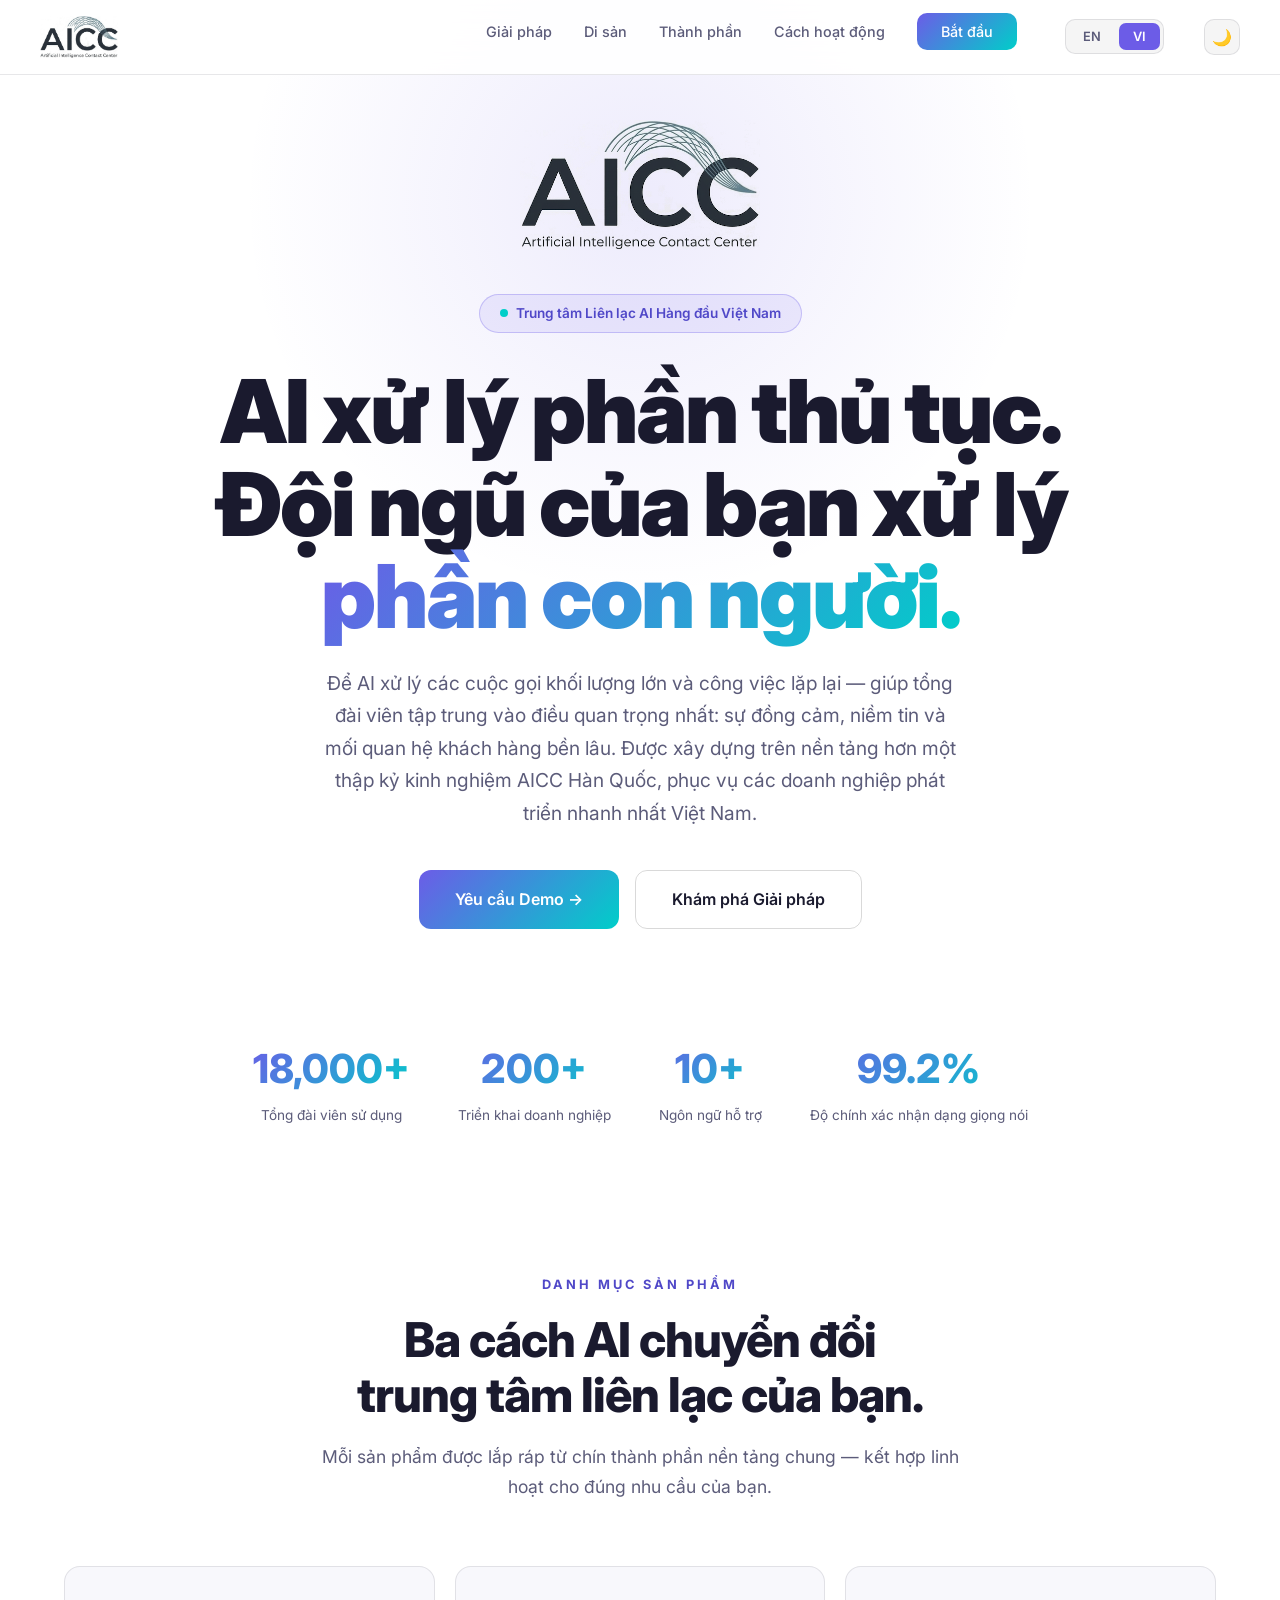
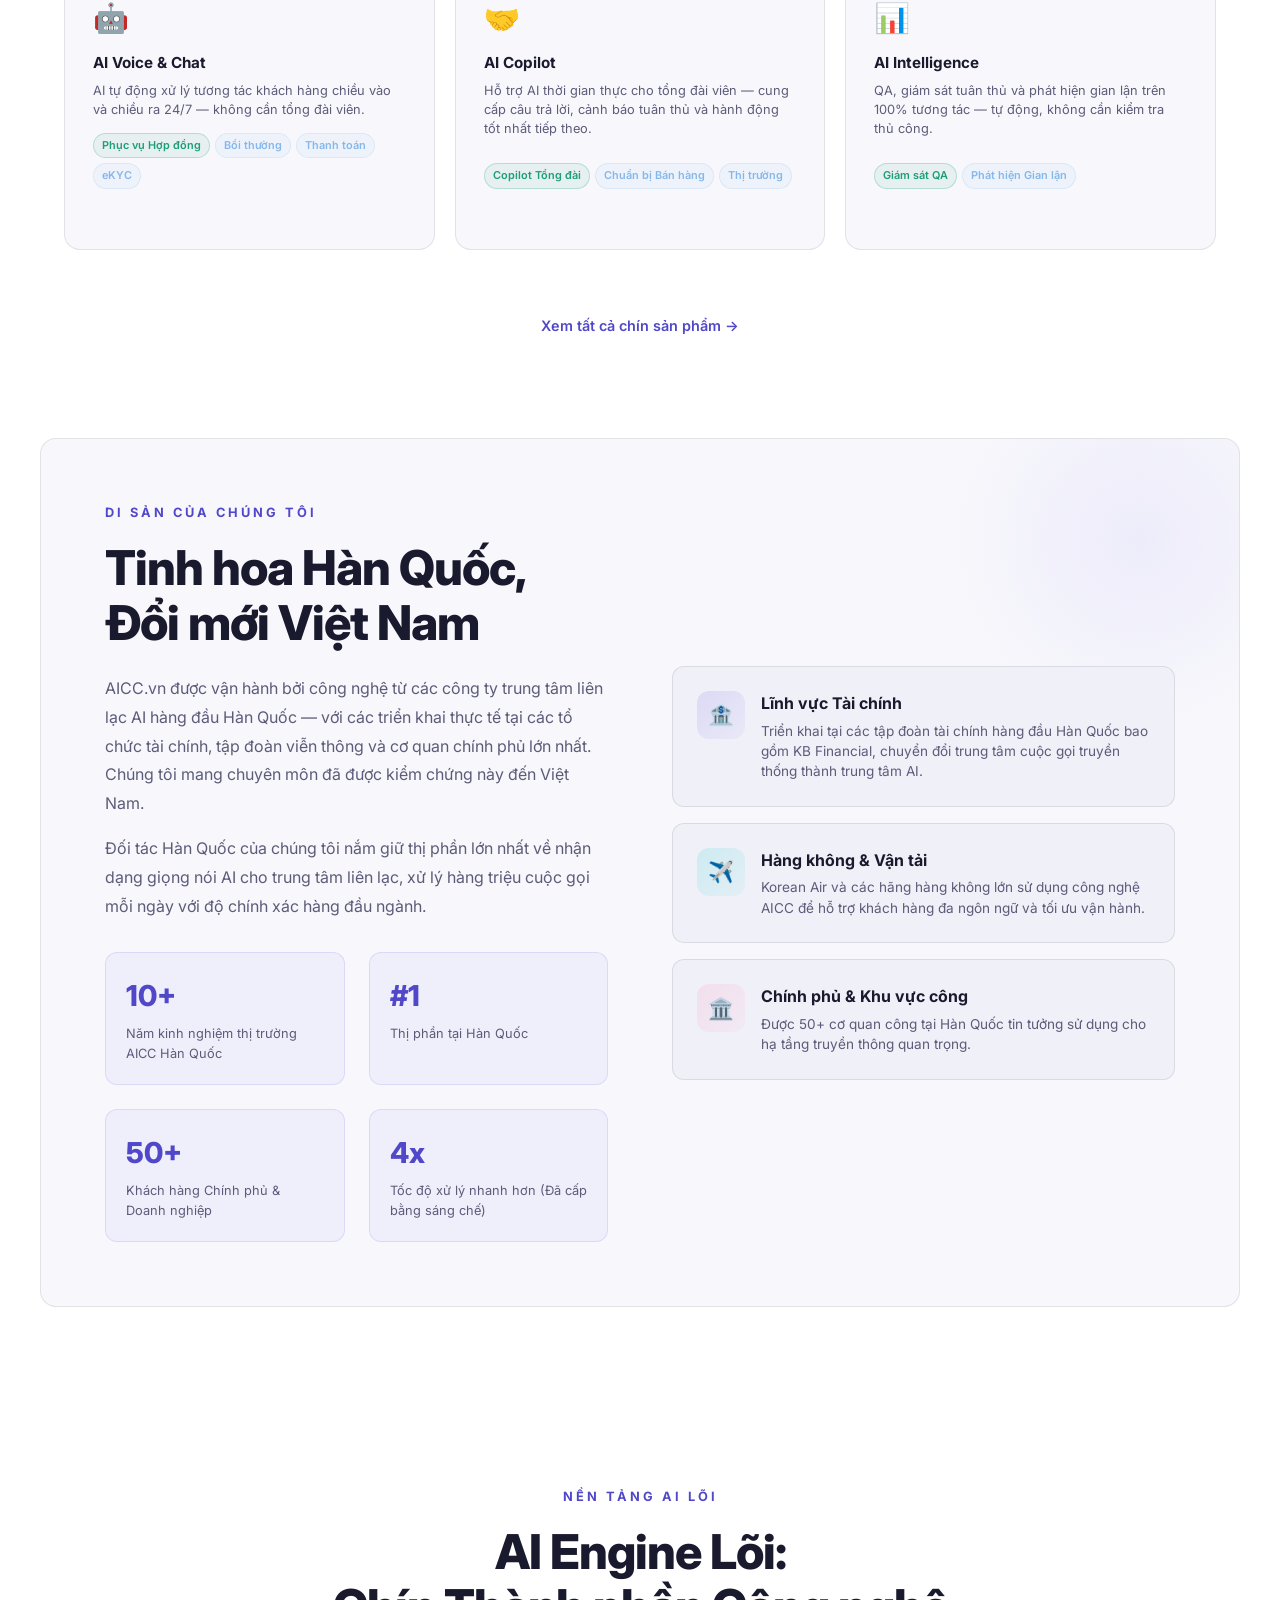
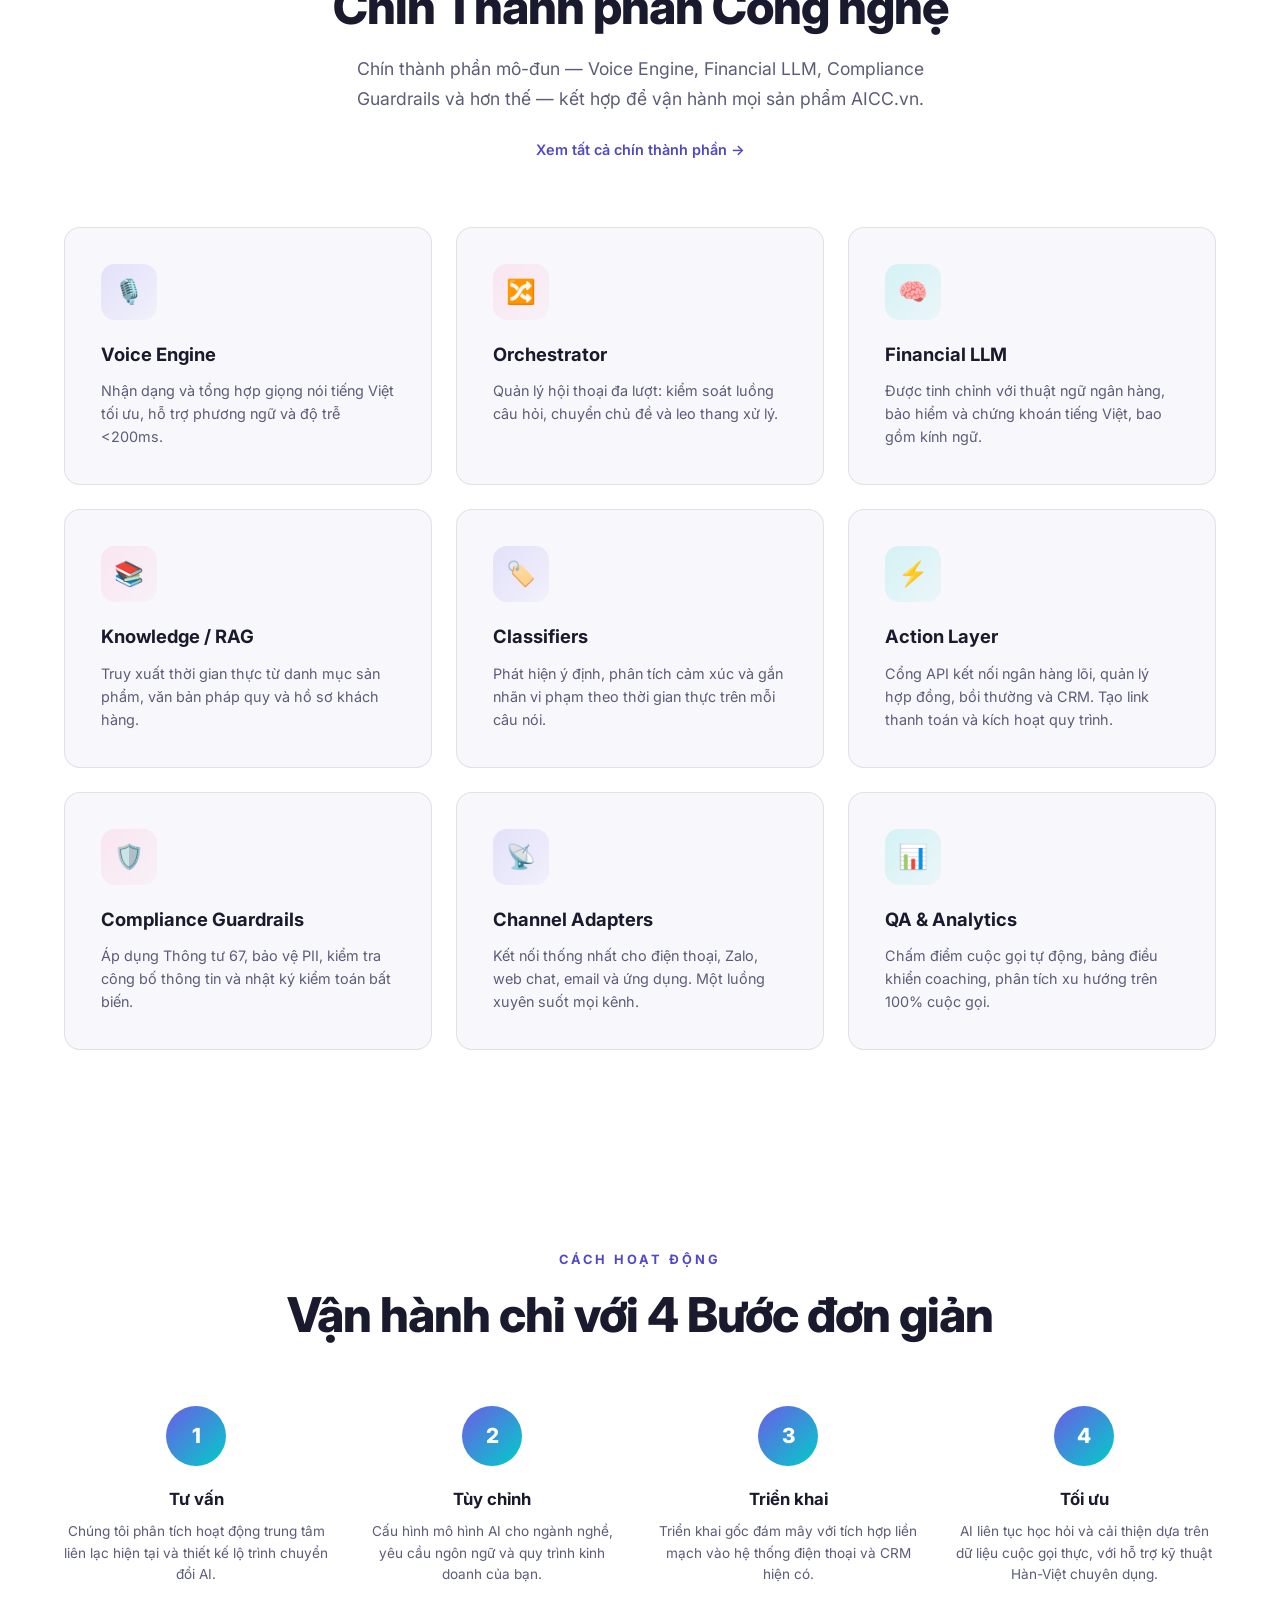
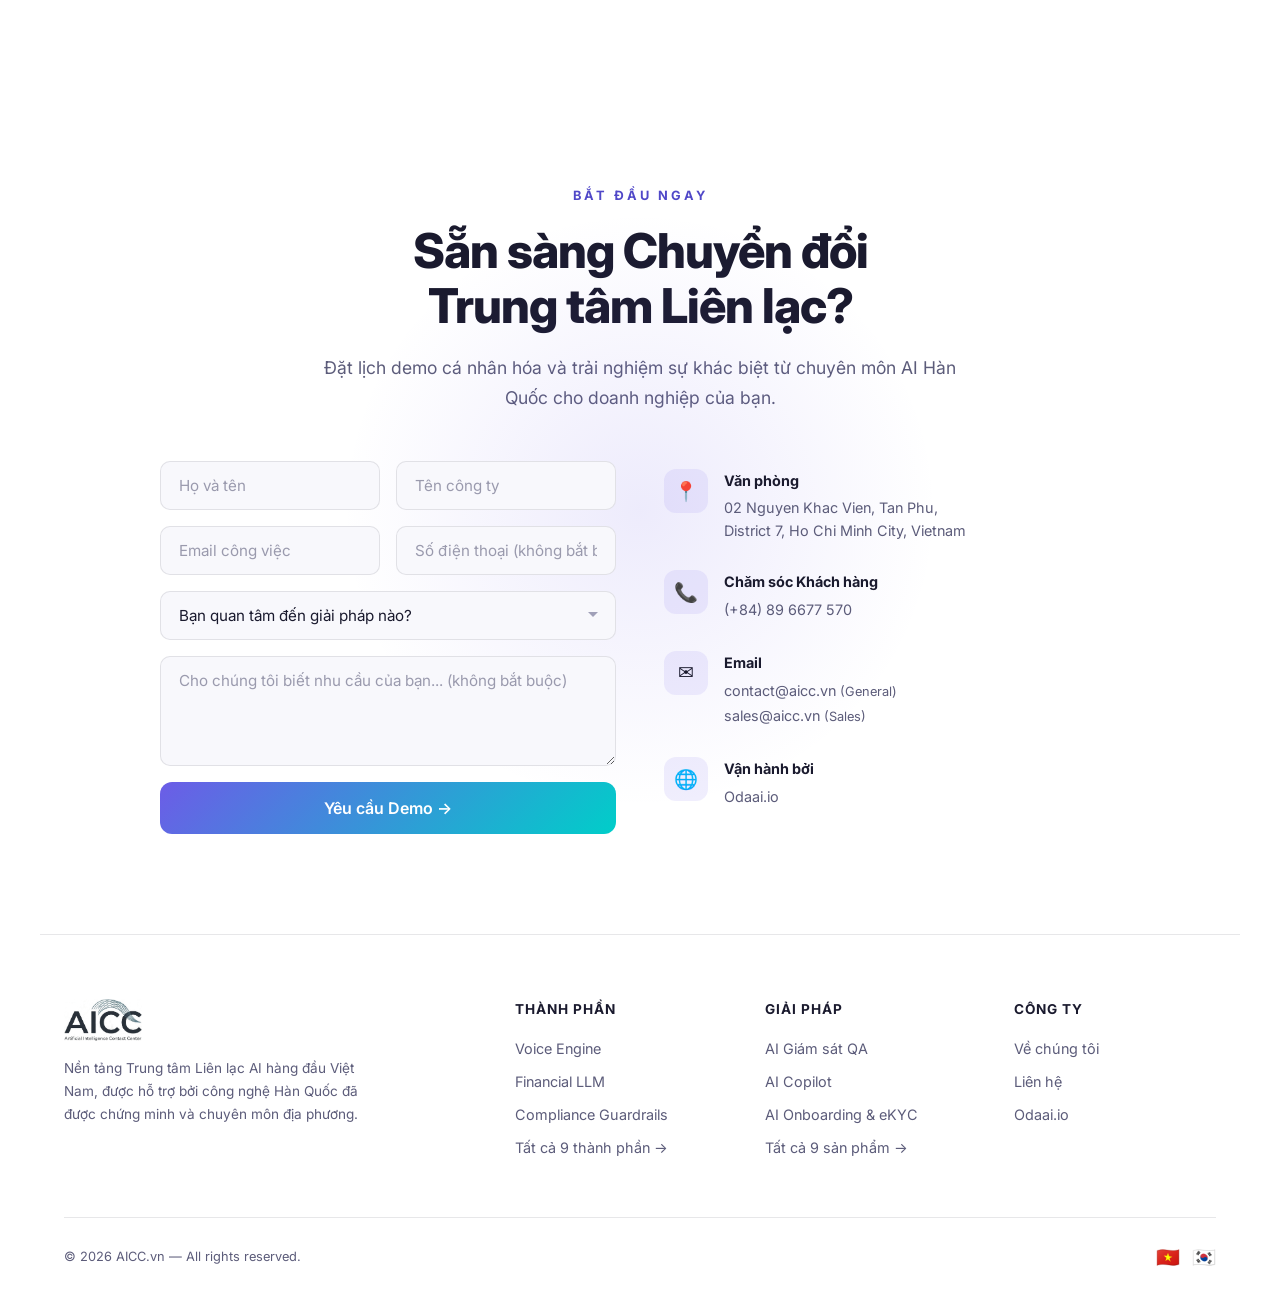
<file: index.html>
<!DOCTYPE html>
<html lang="vi">
<head>
    <meta charset="UTF-8">
    <meta name="viewport" content="width=device-width, initial-scale=1.0">
    <title>AICC.vn — AI Contact Center Vietnam | Trung tâm liên lạc AI Việt Nam</title>
    <meta name="description" content="Vietnam's leading AI Contact Center platform. Powered by Korean technology with proven market experience. Nền tảng Trung tâm Liên lạc AI hàng đầu Việt Nam.">
    <link rel="preconnect" href="https://fonts.googleapis.com">
    <link rel="preconnect" href="https://fonts.gstatic.com" crossorigin>
    <link rel="preload" as="style" href="https://fonts.googleapis.com/css2?family=Inter:wght@300;400;500;600;700;800;900&display=swap" onload="this.rel='stylesheet'">
    <noscript><link href="https://fonts.googleapis.com/css2?family=Inter:wght@300;400;500;600;700;800;900&display=swap" rel="stylesheet"></noscript>
    <link rel="icon" type="image/svg+xml" href="favicon.svg">
    <link rel="canonical" href="https://aicc.vn/">
    <!-- Open Graph -->
    <meta property="og:type" content="website">
    <meta property="og:url" content="https://aicc.vn/">
    <meta property="og:title" content="AICC.vn — AI Contact Center Vietnam">
    <meta property="og:description" content="Nền tảng Trung tâm Liên lạc AI hàng đầu Việt Nam. Vietnam's leading AI Contact Center powered by Korean technology.">
    <meta property="og:image" content="https://aicc.vn/logo-transparent.png">
    <!-- Twitter Card -->
    <meta name="twitter:card" content="summary_large_image">
    <meta name="twitter:title" content="AICC.vn — AI Contact Center Vietnam">
    <meta name="twitter:description" content="Nền tảng Trung tâm Liên lạc AI hàng đầu Việt Nam. Vietnam's leading AI Contact Center powered by Korean technology.">
    <meta name="twitter:image" content="https://aicc.vn/logo-transparent.png">
    <link rel="stylesheet" href="style.css">
</head>
<body>
<script>(function(){var l=localStorage.getItem('aicc-lang')||'vi';if(l==='vi')document.body.classList.add('lang-vi');document.documentElement.lang=l;if(localStorage.getItem('aicc-theme')!=='dark')document.body.classList.add('light');})();</script>
<a href="#main-content" class="skip-link"><span class="en">Skip to main content</span><span class="vi">Chuyển đến nội dung chính</span></a>

<!-- Navigation -->
<nav aria-label="Main navigation">
    <div class="logo">
        <a href="/" class="logo-link">
            <img src="logo-white.png" class="logo-img" id="navLogo" alt="AICC.vn">
        </a>
    </div>
    <button class="hamburger" id="hamburger" onclick="toggleMenu()" aria-label="Toggle menu">
        <span></span><span></span><span></span>
    </button>
    <ul class="nav-links" id="navLinks">
        <li><a href="/solutions/"><span class="en">Solutions</span><span class="vi">Giải pháp</span></a></li>
        <li><a href="#heritage"><span class="en">Our Heritage</span><span class="vi">Di sản</span></a></li>
        <li><a href="/components/"><span class="en">Components</span><span class="vi">Thành phần</span></a></li>
        <li><a href="#how-it-works"><span class="en">How It Works</span><span class="vi">Cách hoạt động</span></a></li>
        <li><a href="#contact" class="nav-cta"><span class="en">Get Started</span><span class="vi">Bắt đầu</span></a></li>
        <li>
            <div class="lang-toggle">
                <button class="lang-btn" onclick="setLang('en')" aria-pressed="false">EN</button>
                <button class="lang-btn active" onclick="setLang('vi')" aria-pressed="true">VI</button>
            </div>
        </li>
        <li>
            <button class="theme-toggle" onclick="toggleTheme()" id="themeBtn" aria-label="Toggle light/dark mode">🌙</button>
        </li>
    </ul>
</nav>

<!-- Hero Section -->
<main id="main-content">
<section class="hero">
    <div class="hero-logo-wrap">
        <img src="logo-white.png" class="hero-logo-img" id="heroLogo" alt="AICC - Artificial Intelligence Contact Center">
    </div>
    <div class="hero-badge">
        <span class="dot"></span>
        <span class="en">Vietnam's Leading AI Contact Center</span>
        <span class="vi">Trung tâm Liên lạc AI Hàng đầu Việt Nam</span>
    </div>
    <h1>
        <span class="en">AI handles the routine. Your team handles <span class="gradient-text">the human.</span></span>
        <span class="vi">AI xử lý phần thủ tục. Đội ngũ của bạn xử lý <span class="gradient-text">phần con người.</span></span>
    </h1>
    <p>
        <span class="en">Let AI manage high-volume calls and repetitive tasks — so your agents can focus on what matters most: empathy, trust, and lasting customer relationships. Built on a decade of Korean AICC expertise, now serving Vietnam's fastest-growing enterprises.</span>
        <span class="vi">Để AI xử lý các cuộc gọi khối lượng lớn và công việc lặp lại — giúp tổng đài viên tập trung vào điều quan trọng nhất: sự đồng cảm, niềm tin và mối quan hệ khách hàng bền lâu. Được xây dựng trên nền tảng hơn một thập kỷ kinh nghiệm AICC Hàn Quốc, phục vụ các doanh nghiệp phát triển nhanh nhất Việt Nam.</span>
    </p>
    <div class="hero-buttons">
        <a href="#contact" class="btn-primary">
            <span class="en">Request a Demo →</span>
            <span class="vi">Yêu cầu Demo →</span>
        </a>
        <a href="/solutions/" class="btn-secondary">
            <span class="en">Explore Solutions</span>
            <span class="vi">Khám phá Giải pháp</span>
        </a>
    </div>
</section>

<!-- Stats Bar -->
<div class="stats-bar fade-in">
    <div class="stat-item">
        <div class="stat-number">18,000+</div>
        <div class="stat-label">
            <span class="en">Agents Powered</span>
            <span class="vi">Tổng đài viên sử dụng</span>
        </div>
    </div>
    <div class="stat-item">
        <div class="stat-number">200+</div>
        <div class="stat-label">
            <span class="en">Enterprise Deployments</span>
            <span class="vi">Triển khai doanh nghiệp</span>
        </div>
    </div>
    <div class="stat-item">
        <div class="stat-number">10+</div>
        <div class="stat-label">
            <span class="en">Languages Supported</span>
            <span class="vi">Ngôn ngữ hỗ trợ</span>
        </div>
    </div>
    <div class="stat-item">
        <div class="stat-number">99.2%</div>
        <div class="stat-label">
            <span class="en">Speech Recognition Accuracy</span>
            <span class="vi">Độ chính xác nhận dạng giọng nói</span>
        </div>
    </div>
</div>

<!-- Product Categories Section -->
<section id="industries">
    <div class="features-header fade-in">
        <div class="section-label">
            <span class="en">Product Categories</span>
            <span class="vi">Danh mục Sản phẩm</span>
        </div>
        <h2 class="section-title">
            <span class="en">Three ways AI transforms<br>your contact center.</span>
            <span class="vi">Ba cách AI chuyển đổi<br>trung tâm liên lạc của bạn.</span>
        </h2>
        <p class="section-desc">
            <span class="en">Every product is assembled from the same nine platform components — mix and match for your exact use case.</span>
            <span class="vi">Mỗi sản phẩm được lắp ráp từ chín thành phần nền tảng chung — kết hợp linh hoạt cho đúng nhu cầu của bạn.</span>
        </p>
    </div>
    <div class="products-grid">
        <a href="/solutions/#policy-servicing" class="product-card fade-in">
            <div class="product-card-icon">🤖</div>
            <h4><span class="en">AI Voice &amp; Chat Agents</span><span class="vi">AI Voice &amp; Chat</span></h4>
            <p><span class="en">Autonomous AI that handles inbound and outbound customer interactions 24/7 — no human agent required.</span><span class="vi">AI tự động xử lý tương tác khách hàng chiều vào và chiều ra 24/7 — không cần tổng đài viên.</span></p>
            <div class="product-caps">
                <span class="cap-tag primary"><span class="en">Policy Servicing</span><span class="vi">Phục vụ Hợp đồng</span></span>
                <span class="cap-tag secondary"><span class="en">Claims</span><span class="vi">Bồi thường</span></span>
                <span class="cap-tag secondary"><span class="en">Payment</span><span class="vi">Thanh toán</span></span>
                <span class="cap-tag secondary"><span class="en">eKYC</span><span class="vi">eKYC</span></span>
            </div>
            <span class="product-card-link"><span class="en">Explore 4 products →</span><span class="vi">Xem 4 sản phẩm →</span></span>
        </a>
        <a href="/solutions/#agent-copilot" class="product-card fade-in">
            <div class="product-card-icon">🤝</div>
            <h4><span class="en">AI Copilot</span><span class="vi">AI Copilot</span></h4>
            <p><span class="en">Real-time AI assist for live agents — surfacing answers, compliance cues, and next-best actions during every call.</span><span class="vi">Hỗ trợ AI thời gian thực cho tổng đài viên — cung cấp câu trả lời, cảnh báo tuân thủ và hành động tốt nhất tiếp theo.</span></p>
            <div class="product-caps">
                <span class="cap-tag primary"><span class="en">Agent Copilot</span><span class="vi">Copilot Tổng đài</span></span>
                <span class="cap-tag secondary"><span class="en">Sales Prep</span><span class="vi">Chuẩn bị Bán hàng</span></span>
                <span class="cap-tag secondary"><span class="en">Market Insight</span><span class="vi">Thị trường</span></span>
            </div>
            <span class="product-card-link"><span class="en">Explore 3 products →</span><span class="vi">Xem 3 sản phẩm →</span></span>
        </a>
        <a href="/solutions/#qa-compliance-monitor" class="product-card fade-in">
            <div class="product-card-icon">📊</div>
            <h4><span class="en">AI Intelligence</span><span class="vi">AI Intelligence</span></h4>
            <p><span class="en">QA, compliance monitoring, and fraud detection across 100% of interactions — automatically, without manual review.</span><span class="vi">QA, giám sát tuân thủ và phát hiện gian lận trên 100% tương tác — tự động, không cần kiểm tra thủ công.</span></p>
            <div class="product-caps">
                <span class="cap-tag primary"><span class="en">QA Monitor</span><span class="vi">Giám sát QA</span></span>
                <span class="cap-tag secondary"><span class="en">Fraud Detection</span><span class="vi">Phát hiện Gian lận</span></span>
            </div>
            <span class="product-card-link"><span class="en">Explore 2 products →</span><span class="vi">Xem 2 sản phẩm →</span></span>
        </a>
    </div>
    <div style="text-align:center; margin-top: 40px;">
        <a href="/solutions/" class="section-cta-link">
            <span class="en">View all nine products →</span>
            <span class="vi">Xem tất cả chín sản phẩm →</span>
        </a>
    </div>
</section>

<!-- Korean Heritage Section -->
<div class="korea-section fade-in" id="heritage">
    <div class="korea-content">
        <div class="section-label">
            <span class="en">Our Heritage</span>
            <span class="vi">Di sản của chúng tôi</span>
        </div>
        <h2 class="section-title">
            <span class="en">Korean Excellence,<br>Vietnamese Innovation</span>
            <span class="vi">Tinh hoa Hàn Quốc,<br>Đổi mới Việt Nam</span>
        </h2>
        <p>
            <span class="en">AICC.vn is powered by technology from Korea's leading AI contact center companies — with proven deployments across the nation's top financial institutions, telecom giants, and government agencies. We bring this battle-tested expertise to Vietnam.</span>
            <span class="vi">AICC.vn được vận hành bởi công nghệ từ các công ty trung tâm liên lạc AI hàng đầu Hàn Quốc — với các triển khai thực tế tại các tổ chức tài chính, tập đoàn viễn thông và cơ quan chính phủ lớn nhất. Chúng tôi mang chuyên môn đã được kiểm chứng này đến Việt Nam.</span>
        </p>
        <p>
            <span class="en">Our Korean partner holds the largest market share in AI speech recognition for contact centers, processing millions of calls daily with industry-leading accuracy.</span>
            <span class="vi">Đối tác Hàn Quốc của chúng tôi nắm giữ thị phần lớn nhất về nhận dạng giọng nói AI cho trung tâm liên lạc, xử lý hàng triệu cuộc gọi mỗi ngày với độ chính xác hàng đầu ngành.</span>
        </p>
        <div class="korea-stats">
            <div class="korea-stat">
                <div class="number">10+</div>
                <div class="label"><span class="en">Years in Korean AICC Market</span><span class="vi">Năm kinh nghiệm thị trường AICC Hàn Quốc</span></div>
            </div>
            <div class="korea-stat">
                <div class="number">#1</div>
                <div class="label"><span class="en">Market Share in Korea</span><span class="vi">Thị phần tại Hàn Quốc</span></div>
            </div>
            <div class="korea-stat">
                <div class="number">50+</div>
                <div class="label"><span class="en">Government & Enterprise Clients</span><span class="vi">Khách hàng Chính phủ & Doanh nghiệp</span></div>
            </div>
            <div class="korea-stat">
                <div class="number">4x</div>
                <div class="label"><span class="en">Faster Processing (Patented)</span><span class="vi">Tốc độ xử lý nhanh hơn (Đã cấp bằng sáng chế)</span></div>
            </div>
        </div>
    </div>
    <div class="korea-visual">
        <div class="korea-card">
            <div class="icon" style="background: linear-gradient(135deg, rgba(108,92,231,0.15), rgba(108,92,231,0.05));">🏦</div>
            <div>
                <h4><span class="en">Financial Sector</span><span class="vi">Lĩnh vực Tài chính</span></h4>
                <p><span class="en">Deployed across Korea's top financial groups including KB Financial, transforming traditional call centers into AI-powered hubs.</span><span class="vi">Triển khai tại các tập đoàn tài chính hàng đầu Hàn Quốc bao gồm KB Financial, chuyển đổi trung tâm cuộc gọi truyền thống thành trung tâm AI.</span></p>
            </div>
        </div>
        <div class="korea-card">
            <div class="icon" style="background: linear-gradient(135deg, rgba(0,206,201,0.15), rgba(0,206,201,0.05));">✈️</div>
            <div>
                <h4><span class="en">Aviation & Transport</span><span class="vi">Hàng không & Vận tải</span></h4>
                <p><span class="en">Korean Air and major carriers leverage AICC technology for multilingual customer support and operational efficiency.</span><span class="vi">Korean Air và các hãng hàng không lớn sử dụng công nghệ AICC để hỗ trợ khách hàng đa ngôn ngữ và tối ưu vận hành.</span></p>
            </div>
        </div>
        <div class="korea-card">
            <div class="icon" style="background: linear-gradient(135deg, rgba(253,121,168,0.15), rgba(253,121,168,0.05));">🏛️</div>
            <div>
                <h4><span class="en">Government & Public Sector</span><span class="vi">Chính phủ & Khu vực công</span></h4>
                <p><span class="en">Trusted by 50+ public institutions across Korea for mission-critical communication infrastructure.</span><span class="vi">Được 50+ cơ quan công tại Hàn Quốc tin tưởng sử dụng cho hạ tầng truyền thông quan trọng.</span></p>
            </div>
        </div>
    </div>
</div>

<!-- Features Section -->
<section id="features">
    <div class="features-header fade-in">
        <div class="section-label">
            <span class="en">Core AI Platform</span>
            <span class="vi">Nền tảng AI Lõi</span>
        </div>
        <h2 class="section-title">
            <span class="en">Core AI Engine:<br>Nine Tech Components</span>
            <span class="vi">AI Engine Lõi:<br>Chín Thành phần Công nghệ</span>
        </h2>
        <p class="section-desc">
            <span class="en">Nine modular components — Voice Engine, Financial LLM, Compliance Guardrails, and more — combine to power every AICC.vn product.</span>
            <span class="vi">Chín thành phần mô-đun — Voice Engine, Financial LLM, Compliance Guardrails và hơn thế — kết hợp để vận hành mọi sản phẩm AICC.vn.</span>
        </p>
        <a href="/components/" class="section-cta-link">
            <span class="en">See all nine components →</span>
            <span class="vi">Xem tất cả chín thành phần →</span>
        </a>
    </div>
    <div class="features-grid">
        <a href="/components/#voice-engine" class="feature-card fade-in" style="text-decoration:none;color:inherit;">
            <div class="feature-icon" style="background: linear-gradient(135deg, rgba(108,92,231,0.15), rgba(108,92,231,0.05));">🎙️</div>
            <h3><span class="en">Voice Engine</span><span class="vi">Voice Engine</span></h3>
            <p><span class="en">Vietnamese-optimized STT/TTS with regional dialect support and &lt;200ms call latency.</span><span class="vi">Nhận dạng và tổng hợp giọng nói tiếng Việt tối ưu, hỗ trợ phương ngữ và độ trễ &lt;200ms.</span></p>
        </a>
        <a href="/components/#orchestrator" class="feature-card fade-in" style="text-decoration:none;color:inherit;">
            <div class="feature-icon" style="background: linear-gradient(135deg, rgba(253,121,168,0.15), rgba(253,121,168,0.05));">🔀</div>
            <h3><span class="en">Orchestrator</span><span class="vi">Orchestrator</span></h3>
            <p><span class="en">Multi-turn conversation manager controlling turn-taking, topic routing, and escalation across every interaction.</span><span class="vi">Quản lý hội thoại đa lượt: kiểm soát luồng câu hỏi, chuyển chủ đề và leo thang xử lý.</span></p>
        </a>
        <a href="/components/#financial-llm" class="feature-card fade-in" style="text-decoration:none;color:inherit;">
            <div class="feature-icon" style="background: linear-gradient(135deg, rgba(0,206,201,0.15), rgba(0,206,201,0.05));">🧠</div>
            <h3><span class="en">Financial LLM</span><span class="vi">Financial LLM</span></h3>
            <p><span class="en">Fine-tuned on Vietnamese banking, insurance, and securities terminology — with cultural honorifics built in.</span><span class="vi">Được tinh chỉnh với thuật ngữ ngân hàng, bảo hiểm và chứng khoán tiếng Việt, bao gồm kính ngữ.</span></p>
        </a>
        <a href="/components/#knowledge-rag" class="feature-card fade-in" style="text-decoration:none;color:inherit;">
            <div class="feature-icon" style="background: linear-gradient(135deg, rgba(253,121,168,0.15), rgba(253,121,168,0.05));">📚</div>
            <h3><span class="en">Knowledge / RAG</span><span class="vi">Knowledge / RAG</span></h3>
            <p><span class="en">Real-time retrieval from product catalogs, regulatory documents, and client profiles. Grounded answers with citations.</span><span class="vi">Truy xuất thời gian thực từ danh mục sản phẩm, văn bản pháp quy và hồ sơ khách hàng.</span></p>
        </a>
        <a href="/components/#classifiers" class="feature-card fade-in" style="text-decoration:none;color:inherit;">
            <div class="feature-icon" style="background: linear-gradient(135deg, rgba(108,92,231,0.15), rgba(108,92,231,0.05));">🏷️</div>
            <h3><span class="en">Classifiers</span><span class="vi">Classifiers</span></h3>
            <p><span class="en">Intent detection, sentiment analysis, violation flagging, and lead scoring — running on every utterance in real time.</span><span class="vi">Phát hiện ý định, phân tích cảm xúc và gắn nhãn vi phạm theo thời gian thực trên mỗi câu nói.</span></p>
        </a>
        <a href="/components/#action-layer" class="feature-card fade-in" style="text-decoration:none;color:inherit;">
            <div class="feature-icon" style="background: linear-gradient(135deg, rgba(0,206,201,0.15), rgba(0,206,201,0.05));">⚡</div>
            <h3><span class="en">Action Layer</span><span class="vi">Action Layer</span></h3>
            <p><span class="en">API gateway to core banking, policy admin, claims, and CRM. Generates payment links and triggers workflows instantly.</span><span class="vi">Cổng API kết nối ngân hàng lõi, quản lý hợp đồng, bồi thường và CRM. Tạo link thanh toán và kích hoạt quy trình.</span></p>
        </a>
        <a href="/components/#compliance-guardrails" class="feature-card fade-in" style="text-decoration:none;color:inherit;">
            <div class="feature-icon" style="background: linear-gradient(135deg, rgba(253,121,168,0.15), rgba(253,121,168,0.05));">🛡️</div>
            <h3><span class="en">Compliance Guardrails</span><span class="vi">Compliance Guardrails</span></h3>
            <p><span class="en">Circular 67 enforcement, PII protection, disclosure requirement checking, and immutable audit logs.</span><span class="vi">Áp dụng Thông tư 67, bảo vệ PII, kiểm tra công bố thông tin và nhật ký kiểm toán bất biến.</span></p>
        </a>
        <a href="/components/#channel-adapters" class="feature-card fade-in" style="text-decoration:none;color:inherit;">
            <div class="feature-icon" style="background: linear-gradient(135deg, rgba(108,92,231,0.15), rgba(108,92,231,0.05));">📡</div>
            <h3><span class="en">Channel Adapters</span><span class="vi">Channel Adapters</span></h3>
            <p><span class="en">Unified connectors for phone, Zalo, web chat, email, and in-app. One conversation thread across all channels.</span><span class="vi">Kết nối thống nhất cho điện thoại, Zalo, web chat, email và ứng dụng. Một luồng xuyên suốt mọi kênh.</span></p>
        </a>
        <a href="/components/#qa-analytics" class="feature-card fade-in" style="text-decoration:none;color:inherit;">
            <div class="feature-icon" style="background: linear-gradient(135deg, rgba(0,206,201,0.15), rgba(0,206,201,0.05));">📊</div>
            <h3><span class="en">QA & Analytics</span><span class="vi">QA & Analytics</span></h3>
            <p><span class="en">Automated call scoring, coaching dashboards, trend analysis, and performance benchmarking across 100% of calls.</span><span class="vi">Chấm điểm cuộc gọi tự động, bảng điều khiển coaching, phân tích xu hướng trên 100% cuộc gọi.</span></p>
        </a>
    </div>
</section>

<!-- How It Works -->
<section id="how-it-works">
    <div class="features-header fade-in">
        <div class="section-label">
            <span class="en">How It Works</span>
            <span class="vi">Cách hoạt động</span>
        </div>
        <h2 class="section-title">
            <span class="en">Go Live in 4 Simple Steps</span>
            <span class="vi">Vận hành chỉ với 4 Bước đơn giản</span>
        </h2>
    </div>
    <div class="steps">
        <div class="step fade-in">
            <div class="step-number">1</div>
            <h4><span class="en">Consult</span><span class="vi">Tư vấn</span></h4>
            <p><span class="en">We analyze your current contact center operations and design an AI transformation roadmap.</span><span class="vi">Chúng tôi phân tích hoạt động trung tâm liên lạc hiện tại và thiết kế lộ trình chuyển đổi AI.</span></p>
        </div>
        <div class="step fade-in">
            <div class="step-number">2</div>
            <h4><span class="en">Customize</span><span class="vi">Tùy chỉnh</span></h4>
            <p><span class="en">Configure AI models for your industry, language requirements, and business workflows.</span><span class="vi">Cấu hình mô hình AI cho ngành nghề, yêu cầu ngôn ngữ và quy trình kinh doanh của bạn.</span></p>
        </div>
        <div class="step fade-in">
            <div class="step-number">3</div>
            <h4><span class="en">Deploy</span><span class="vi">Triển khai</span></h4>
            <p><span class="en">Cloud-native deployment with seamless integration into your existing telephony and CRM systems.</span><span class="vi">Triển khai gốc đám mây với tích hợp liền mạch vào hệ thống điện thoại và CRM hiện có.</span></p>
        </div>
        <div class="step fade-in">
            <div class="step-number">4</div>
            <h4><span class="en">Optimize</span><span class="vi">Tối ưu</span></h4>
            <p><span class="en">Continuous AI learning and improvement based on real call data, with dedicated Korean-Vietnamese tech support.</span><span class="vi">AI liên tục học hỏi và cải thiện dựa trên dữ liệu cuộc gọi thực, với hỗ trợ kỹ thuật Hàn-Việt chuyên dụng.</span></p>
        </div>
    </div>
</section>

<!-- Contact Section -->
<section class="cta-section" id="contact">
    <div class="section-label">
        <span class="en">Get Started</span>
        <span class="vi">Bắt đầu ngay</span>
    </div>
    <h2 class="section-title">
        <span class="en">Ready to Transform Your<br>Contact Center?</span>
        <span class="vi">Sẵn sàng Chuyển đổi<br>Trung tâm Liên lạc?</span>
    </h2>
    <p class="section-desc" style="margin: 0 auto 48px;">
        <span class="en">Book a personalized demo and see the difference Korean AI expertise makes for your business.</span>
        <span class="vi">Đặt lịch demo cá nhân hóa và trải nghiệm sự khác biệt từ chuyên môn AI Hàn Quốc cho doanh nghiệp của bạn.</span>
    </p>

    <div class="contact-wrapper fade-in">
        <!-- Contact Form -->
        <div>
            <form class="contact-form" id="contactForm">
                <div class="form-row">
                    <div>
                        <label class="sr-only" for="field-name"><span class="en">Full Name</span><span class="vi">Họ và tên</span></label>
                        <input type="text" id="field-name" name="name" required>
                    </div>
                    <div>
                        <label class="sr-only" for="field-company"><span class="en">Company Name</span><span class="vi">Tên công ty</span></label>
                        <input type="text" id="field-company" name="company" required>
                    </div>
                </div>
                <div class="form-row">
                    <div>
                        <label class="sr-only" for="field-email"><span class="en">Work Email</span><span class="vi">Email công việc</span></label>
                        <input type="email" id="field-email" name="email" required>
                    </div>
                    <div>
                        <label class="sr-only" for="field-phone"><span class="en">Phone Number</span><span class="vi">Số điện thoại</span></label>
                        <input type="tel" id="field-phone" name="phone">
                    </div>
                </div>
                <label class="sr-only" for="field-interest"><span class="en">Area of Interest</span><span class="vi">Lĩnh vực quan tâm</span></label>
                <select id="field-interest" name="interest" required>
                    <option value="" disabled selected>Select / Chọn...</option>
                </select>
                <label class="sr-only" for="field-message"><span class="en">Message</span><span class="vi">Tin nhắn</span></label>
                <textarea id="field-message" name="message" rows="4"></textarea>
                <button type="submit" class="btn-primary">
                    <span class="en">Request a Demo →</span>
                    <span class="vi">Yêu cầu Demo →</span>
                </button>
            </form>
            <div class="form-success" id="formSuccess">
                <div class="check">&#10003;</div>
                <h3><span class="en">Almost there!</span><span class="vi">Gần xong rồi!</span></h3>
                <p><span class="en">Your email client has opened with your details pre-filled. Please send the email to complete your demo request.</span><span class="vi">Ứng dụng email của bạn đã mở với thông tin được điền sẵn. Vui lòng gửi email để hoàn tất yêu cầu demo.</span></p>
            </div>
        </div>

        <!-- Contact Info Side -->
        <div class="contact-info-side">
            <div class="contact-info-item">
                <div class="ci-icon">&#128205;</div>
                <div>
                    <h4><span class="en">Office</span><span class="vi">Văn phòng</span></h4>
                    <p>02 Nguyen Khac Vien, Tan Phu,<br>District 7, Ho Chi Minh City, Vietnam</p>
                </div>
            </div>
            <div class="contact-info-item">
                <div class="ci-icon">&#128222;</div>
                <div>
                    <h4><span class="en">Customer Service</span><span class="vi">Chăm sóc Khách hàng</span></h4>
                    <a href="tel:+84896677570">(+84) 89 6677 570</a>
                </div>
            </div>
            <div class="contact-info-item">
                <div class="ci-icon">&#9993;</div>
                <div>
                    <h4>Email</h4>
                    <a href="mailto:contact@aicc.vn">contact@aicc.vn</a> <span style="color:var(--text-secondary);font-size:0.8rem;">(General)</span><br>
                    <a href="mailto:sales@aicc.vn">sales@aicc.vn</a> <span style="color:var(--text-secondary);font-size:0.8rem;">(Sales)</span>
                </div>
            </div>
            <div class="contact-info-item">
                <div class="ci-icon">&#127760;</div>
                <div>
                    <h4><span class="en">Powered by</span><span class="vi">Vận hành bởi</span></h4>
                    <a href="https://odaai.io" target="_blank" rel="noopener">Odaai.io</a>
                </div>
            </div>
        </div>
    </div>
</section>

</main>
<!-- Footer -->
<footer>
    <div class="footer-top">
        <div class="footer-brand">
            <div class="logo">
                <img src="logo-white.png" class="logo-img" id="footerLogo" alt="AICC.vn">
            </div>
            <p>
                <span class="en">Vietnam's leading AI Contact Center platform, powered by proven Korean technology and local expertise.</span>
                <span class="vi">Nền tảng Trung tâm Liên lạc AI hàng đầu Việt Nam, được hỗ trợ bởi công nghệ Hàn Quốc đã được chứng minh và chuyên môn địa phương.</span>
            </p>
        </div>
        <div class="footer-col">
            <h4><span class="en">Components</span><span class="vi">Thành phần</span></h4>
            <a href="/components/#voice-engine"><span class="en">Voice Engine</span><span class="vi">Voice Engine</span></a>
            <a href="/components/#financial-llm"><span class="en">Financial LLM</span><span class="vi">Financial LLM</span></a>
            <a href="/components/#compliance-guardrails"><span class="en">Compliance Guardrails</span><span class="vi">Compliance Guardrails</span></a>
            <a href="/components/"><span class="en">All nine components →</span><span class="vi">Tất cả 9 thành phần →</span></a>
        </div>
        <div class="footer-col">
            <h4><span class="en">Solutions</span><span class="vi">Giải pháp</span></h4>
            <a href="/solutions/#qa-compliance-monitor"><span class="en">AI QA Monitor</span><span class="vi">AI Giám sát QA</span></a>
            <a href="/solutions/#agent-copilot"><span class="en">AI Agent Copilot</span><span class="vi">AI Copilot</span></a>
            <a href="/solutions/#onboarding-ekyc"><span class="en">AI Onboarding & eKYC</span><span class="vi">AI Onboarding & eKYC</span></a>
            <a href="/solutions/"><span class="en">All nine products →</span><span class="vi">Tất cả 9 sản phẩm →</span></a>
        </div>
        <div class="footer-col">
            <h4><span class="en">Company</span><span class="vi">Công ty</span></h4>
            <a href="#heritage"><span class="en">About Us</span><span class="vi">Về chúng tôi</span></a>
            <a href="#contact"><span class="en">Contact</span><span class="vi">Liên hệ</span></a>
            <a href="https://odaai.io" target="_blank" rel="noopener">Odaai.io</a>
        </div>
    </div>
    <div class="footer-bottom">
        <div>
            <span>&copy; <span id="copyrightYear"></span> AICC.vn — All rights reserved.</span>
        </div>
        <div class="footer-flags">
            <span title="Vietnam">&#127483;&#127475;</span>
            <span title="Korea">&#127472;&#127479;</span>
        </div>
    </div>
</footer>

<script src="main.js" defer></script>

</body>
</html>
</file>
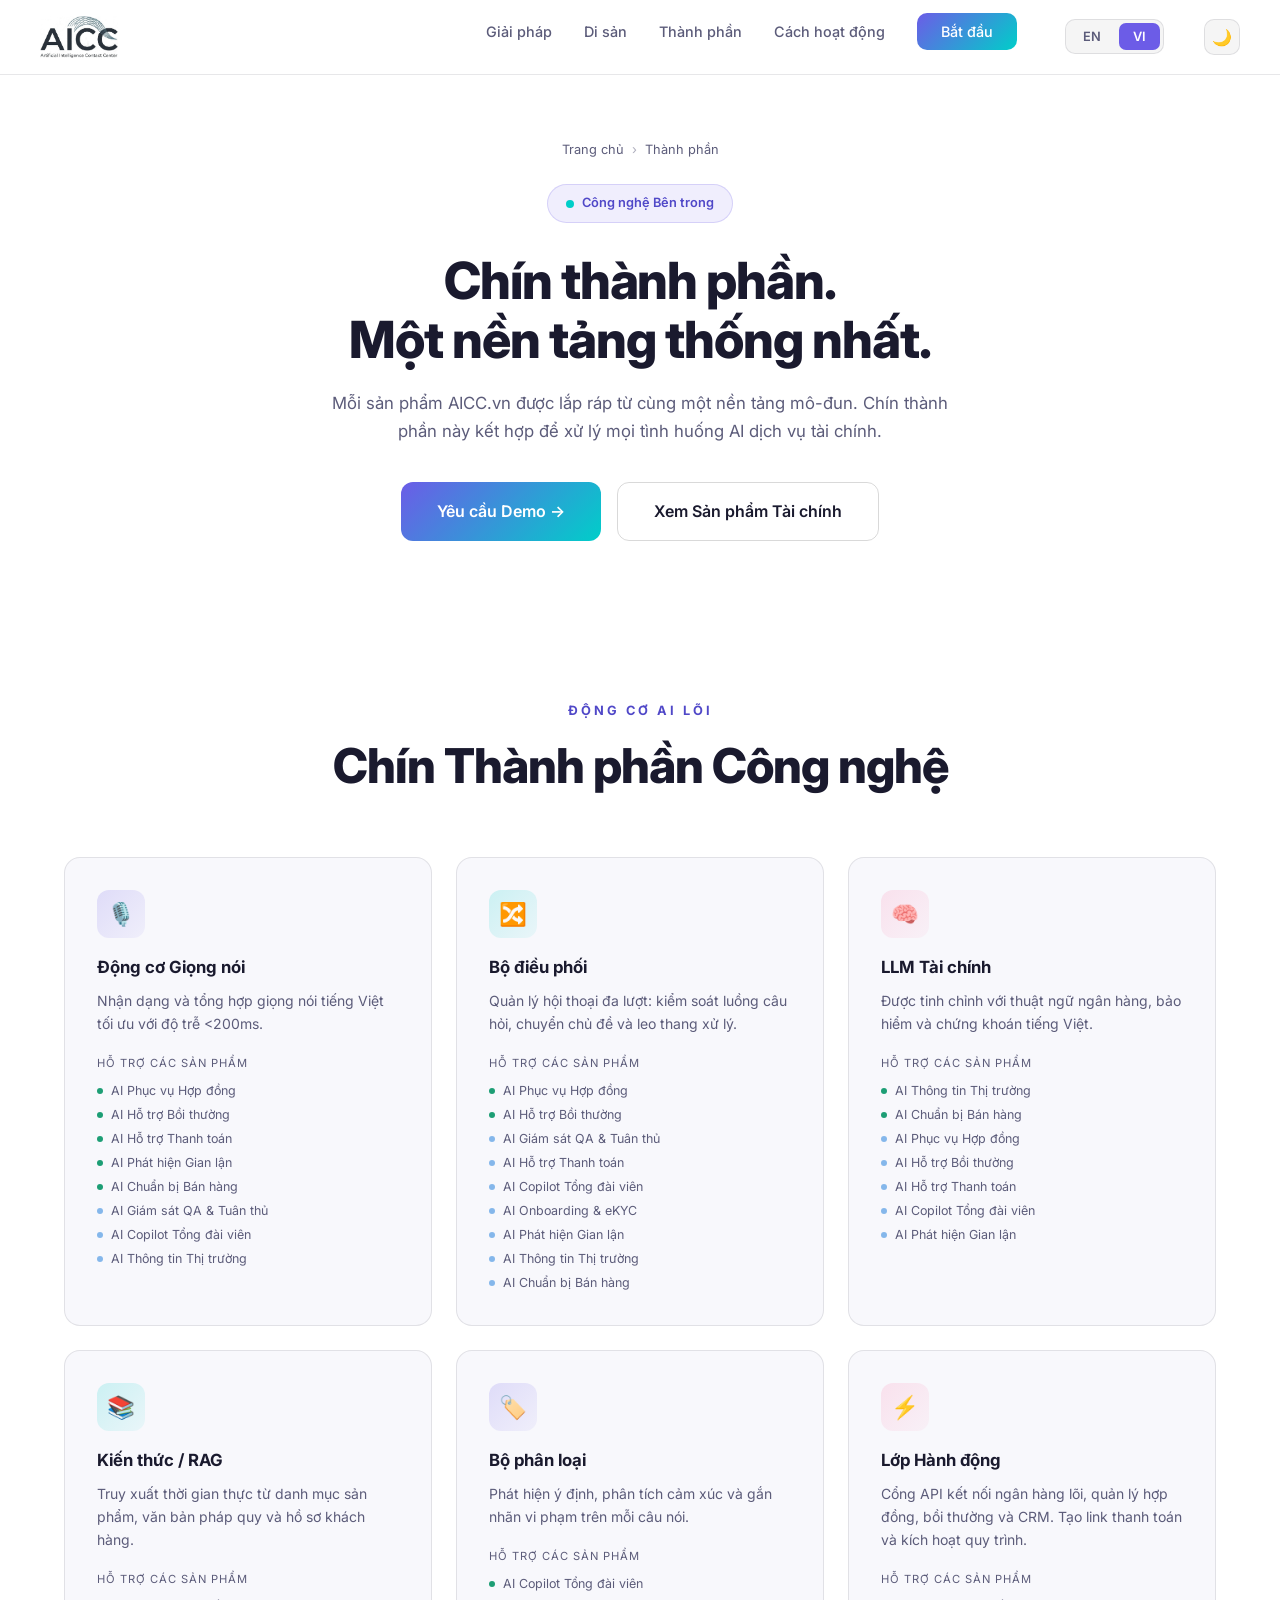
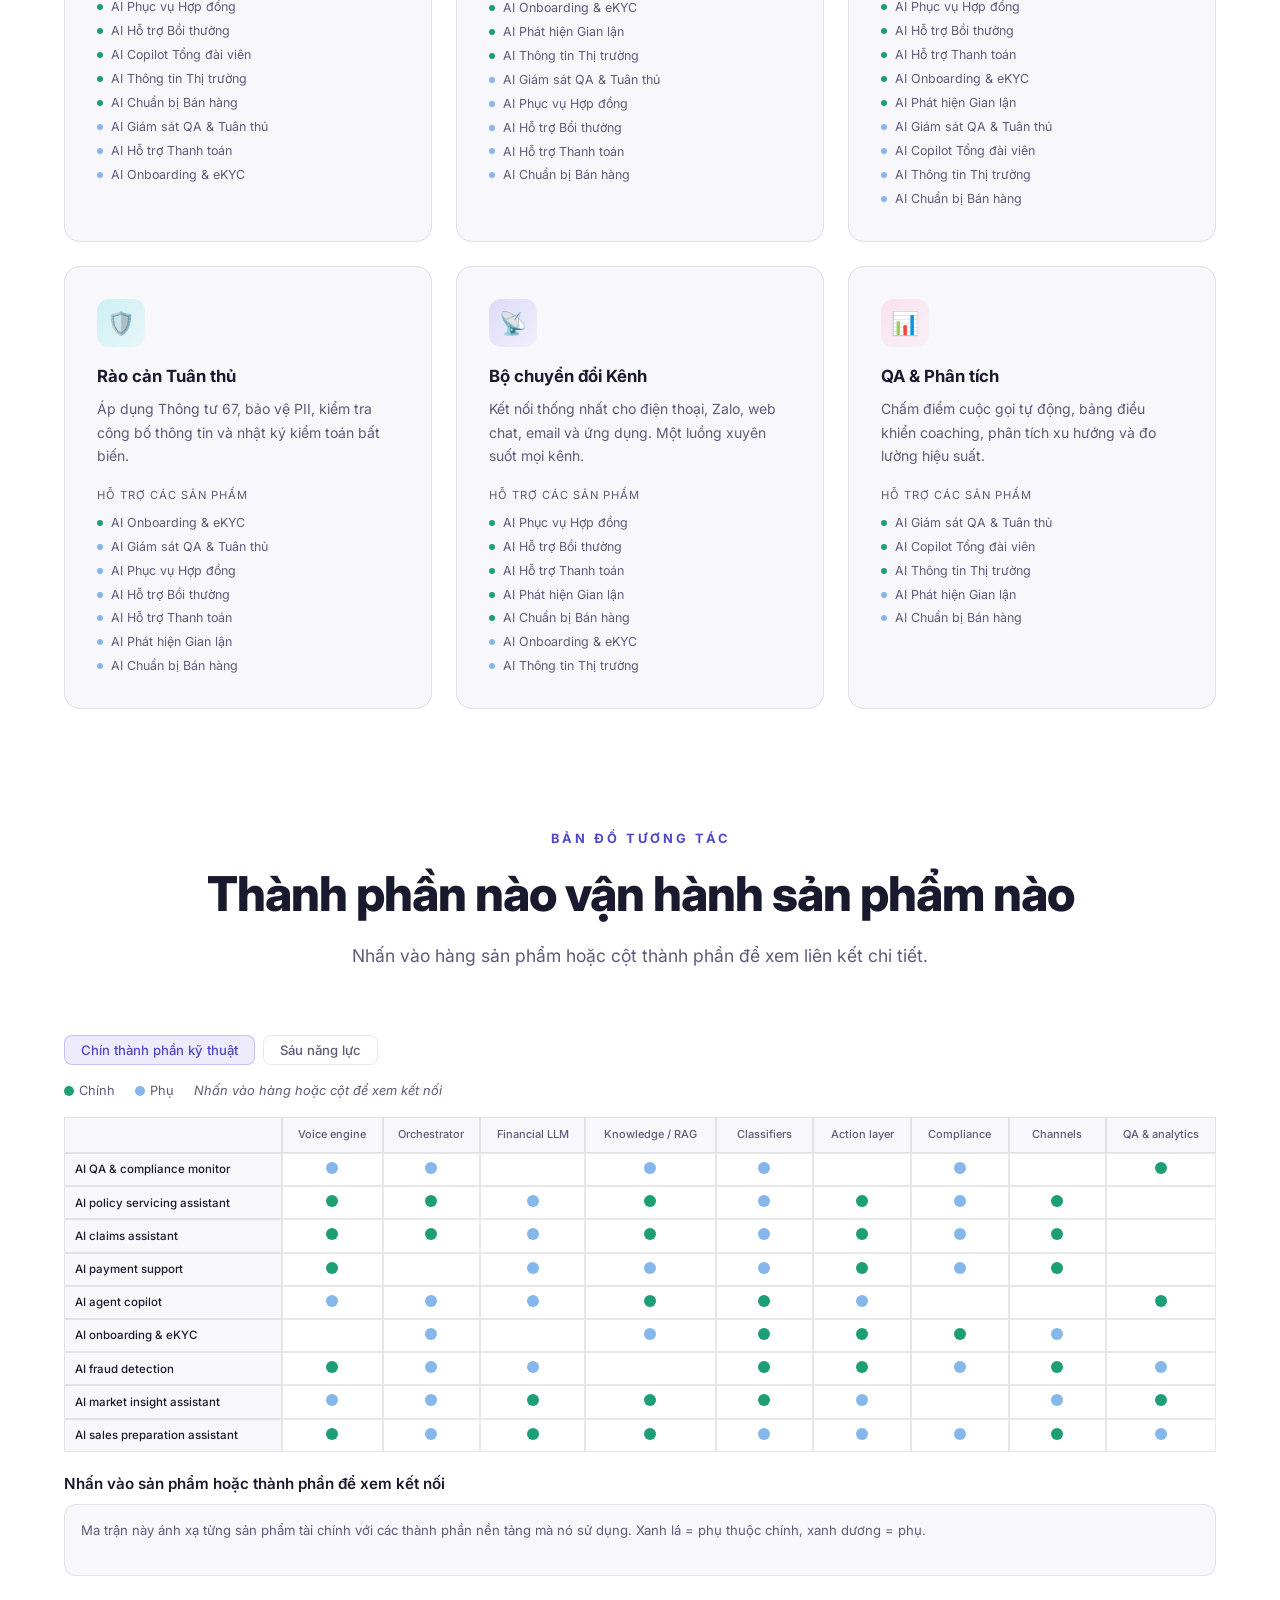
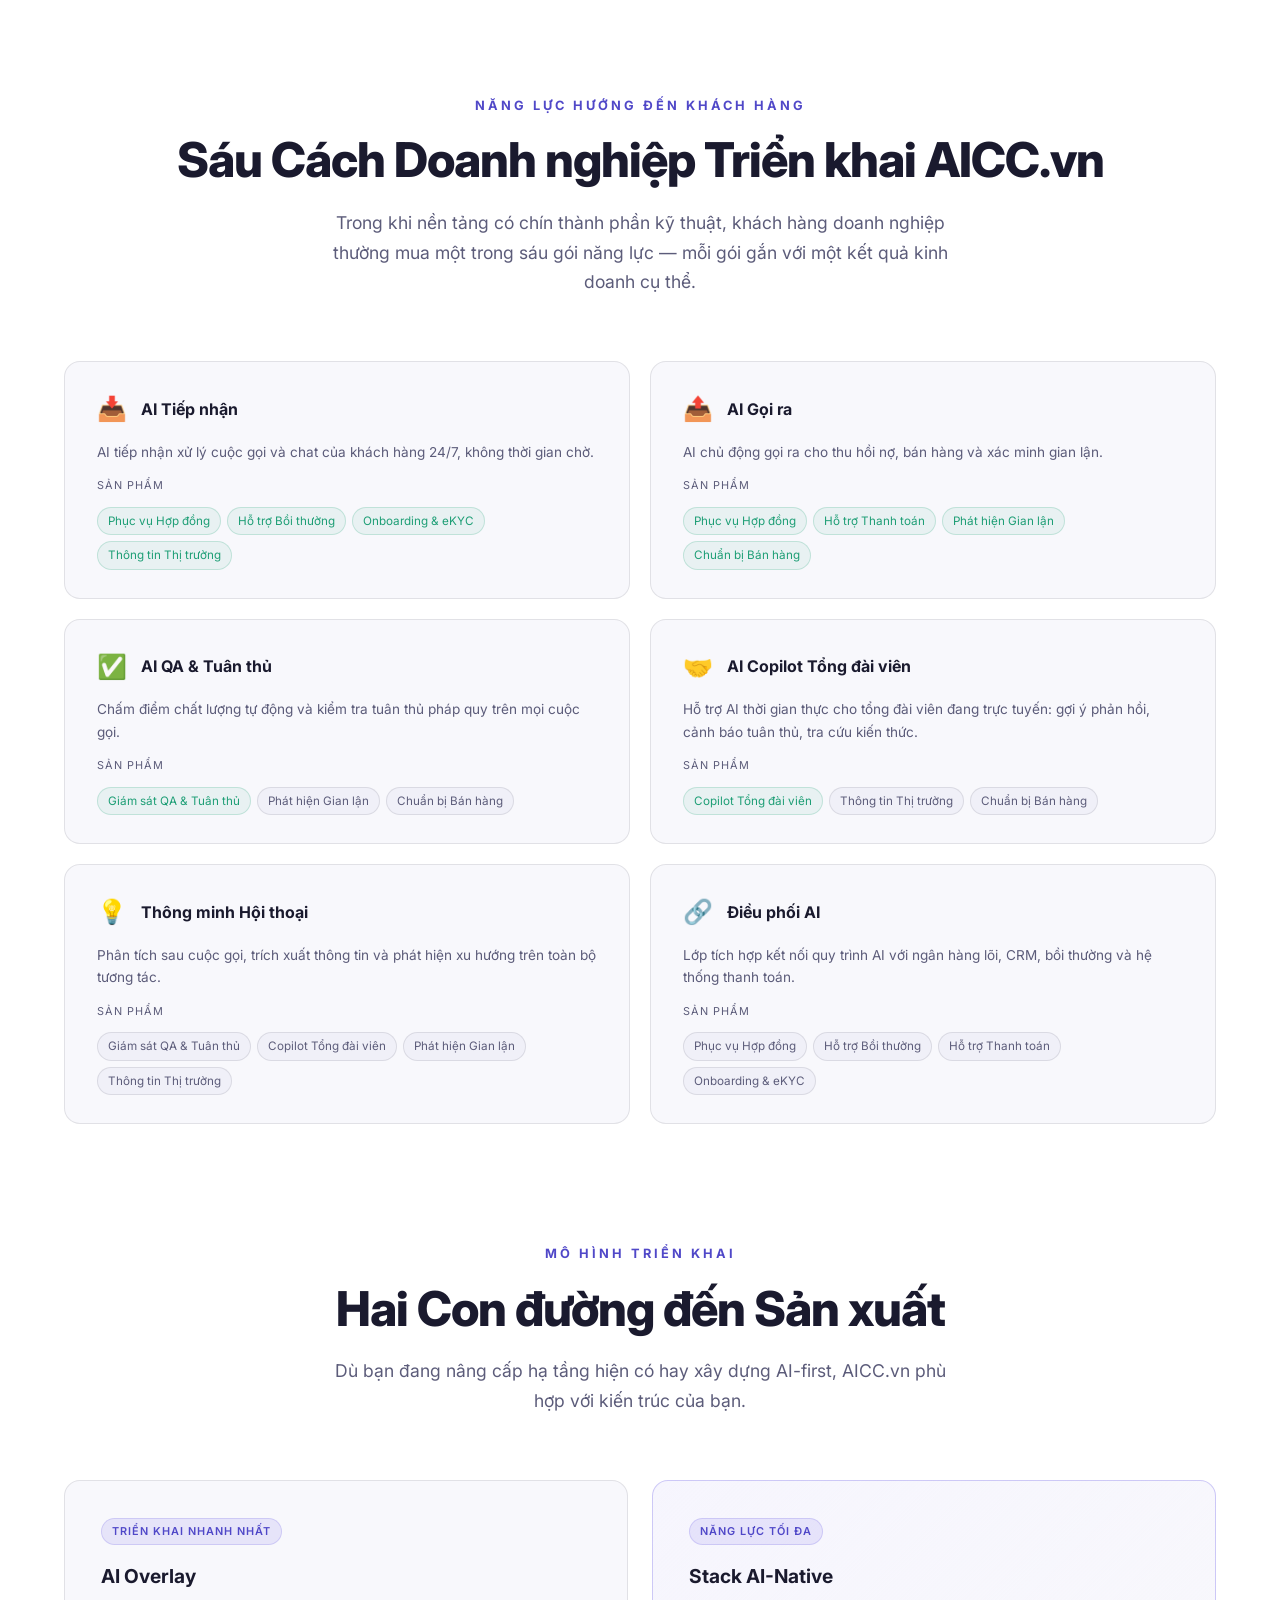
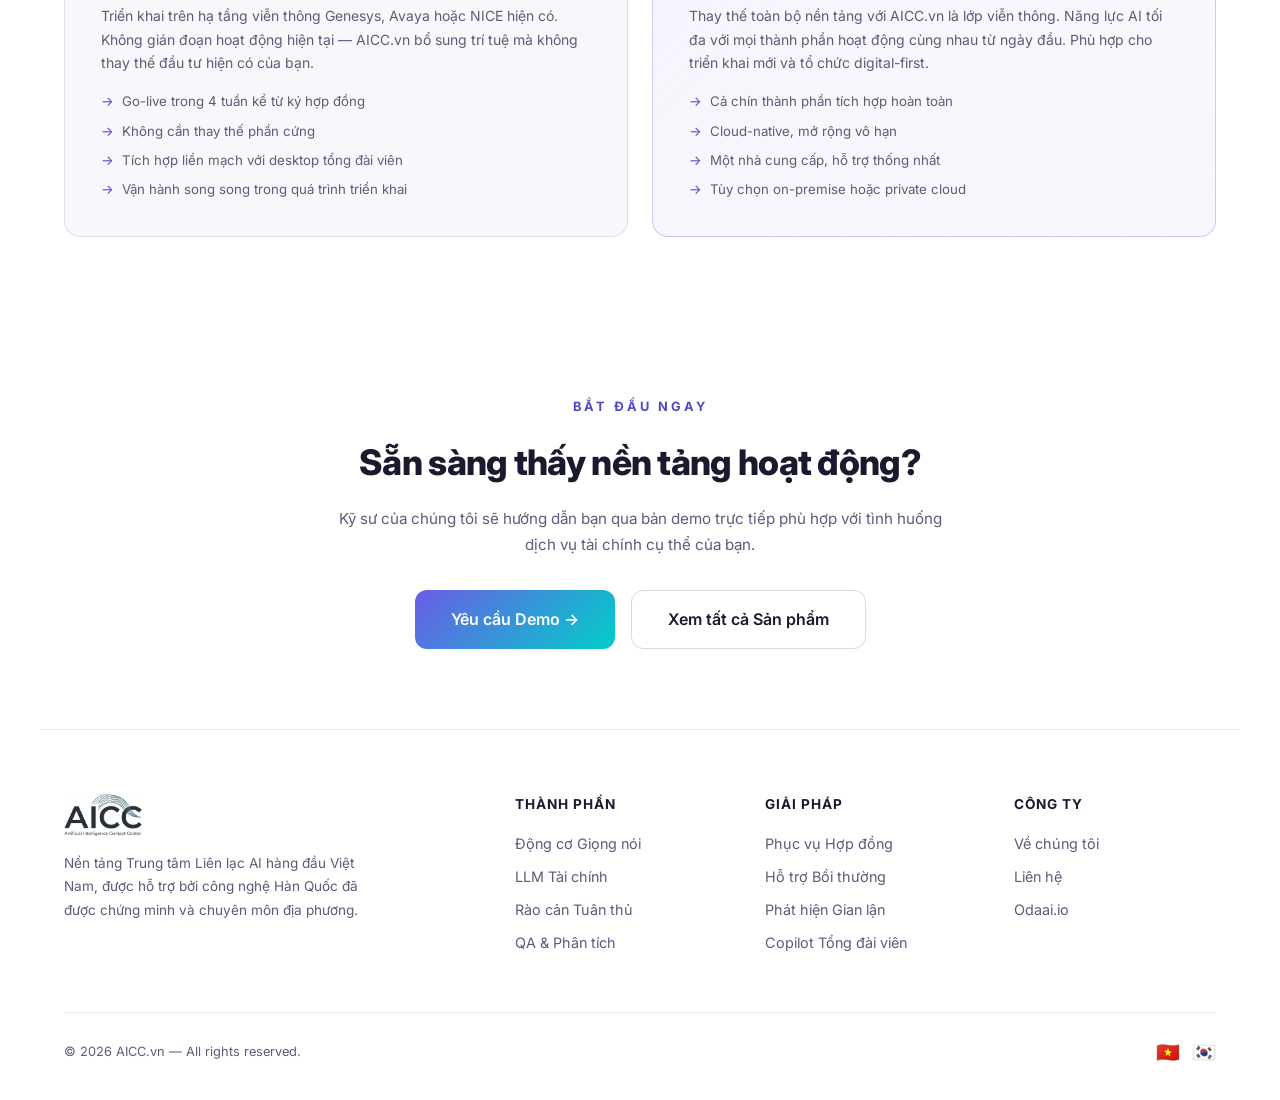
<file: components/index.html>
<!DOCTYPE html>
<html lang="vi">
<head>
    <meta charset="UTF-8">
    <meta name="viewport" content="width=device-width, initial-scale=1.0">
    <title>AICC.vn Components — Core AI Engine | Thành phần AI Lõi</title>
    <meta name="description" content="Nine modular AI components powering every AICC.vn financial services product. Voice Engine, Financial LLM, Compliance Guardrails and more. Chín thành phần AI mô-đun.">
    <link rel="preconnect" href="https://fonts.googleapis.com">
    <link rel="preconnect" href="https://fonts.gstatic.com" crossorigin>
    <link rel="preload" as="style" href="https://fonts.googleapis.com/css2?family=Inter:wght@300;400;500;600;700;800;900&display=swap" onload="this.rel='stylesheet'">
    <noscript><link href="https://fonts.googleapis.com/css2?family=Inter:wght@300;400;500;600;700;800;900&display=swap" rel="stylesheet"></noscript>
    <link rel="icon" type="image/svg+xml" href="../favicon.svg">
    <link rel="canonical" href="https://aicc.vn/components/">
    <!-- Open Graph -->
    <meta property="og:type" content="website">
    <meta property="og:url" content="https://aicc.vn/components/">
    <meta property="og:title" content="AICC.vn Components — Core AI Engine">
    <meta property="og:description" content="Nine modular AI components powering every AICC.vn financial services product.">
    <meta property="og:image" content="https://aicc.vn/logo-transparent.png">
    <!-- Twitter Card -->
    <meta name="twitter:card" content="summary_large_image">
    <meta name="twitter:title" content="AICC.vn Components — Core AI Engine">
    <meta name="twitter:description" content="Nine modular AI components powering every AICC.vn financial services product.">
    <meta name="twitter:image" content="https://aicc.vn/logo-transparent.png">
    <link rel="stylesheet" href="../style.css">
    <style>
        /* ─── Platform-specific styles ─── */
        .components-grid {
            display: grid;
            grid-template-columns: repeat(3, 1fr);
            gap: 24px;
            margin-top: 48px;
        }
        @media (max-width: 1024px) {
            .components-grid { grid-template-columns: repeat(2, 1fr); }
        }
        @media (max-width: 640px) {
            .components-grid { grid-template-columns: 1fr; }
        }
        .component-card {
            background: var(--bg-secondary);
            border: 1px solid var(--border);
            border-radius: var(--radius);
            padding: 32px;
            transition: transform 0.3s, box-shadow 0.3s, border-color 0.3s;
        }
        .component-card:hover {
            transform: translateY(-4px);
            box-shadow: 0 12px 40px rgba(108,92,231,0.15);
            border-color: rgba(108,92,231,0.3);
        }
        .component-card:target {
            border-color: var(--accent);
            box-shadow: 0 0 0 2px var(--accent-glow);
        }
        .component-icon {
            width: 48px;
            height: 48px;
            border-radius: 12px;
            display: flex;
            align-items: center;
            justify-content: center;
            font-size: 1.4rem;
            margin-bottom: 16px;
        }
        .component-card h3 {
            font-size: 1.05rem;
            font-weight: 700;
            margin-bottom: 8px;
            color: var(--text-primary);
        }
        .component-card > p {
            font-size: 0.875rem;
            color: var(--text-secondary);
            line-height: 1.65;
            margin-bottom: 20px;
        }
        .powers-label {
            font-size: 0.7rem;
            text-transform: uppercase;
            letter-spacing: 1px;
            color: var(--text-secondary);
            margin-top: 16px;
            margin-bottom: 8px;
        }
        .powers-list {
            display: flex;
            flex-direction: column;
            gap: 4px;
        }
        .power-item {
            display: flex;
            align-items: center;
            gap: 8px;
            font-size: 0.78rem;
            color: var(--text-secondary);
        }
        .power-dot {
            width: 6px;
            height: 6px;
            border-radius: 50%;
            flex-shrink: 0;
        }
        .power-dot.primary { background: #1D9E75; }
        .power-dot.secondary { background: #85B7EB; }
        .power-item a {
            color: var(--text-secondary);
            text-decoration: none;
            transition: color 0.2s;
        }
        .power-item a:hover { color: var(--accent-light); }

        /* ─── Capabilities grid ─── */
        .caps-grid {
            display: grid;
            grid-template-columns: repeat(2, 1fr);
            gap: 20px;
            margin-top: 48px;
        }
        @media (max-width: 768px) {
            .caps-grid { grid-template-columns: 1fr; }
        }
        .cap-card {
            background: var(--bg-secondary);
            border: 1px solid var(--border);
            border-radius: var(--radius);
            padding: 28px 32px;
            transition: transform 0.3s, box-shadow 0.3s, border-color 0.3s;
        }
        .cap-card:hover {
            transform: translateY(-3px);
            box-shadow: 0 8px 32px rgba(108,92,231,0.12);
            border-color: rgba(108,92,231,0.25);
        }
        .cap-card-header {
            display: flex;
            align-items: center;
            gap: 14px;
            margin-bottom: 12px;
        }
        .cap-icon {
            font-size: 1.5rem;
        }
        .cap-card h3 {
            font-size: 1rem;
            font-weight: 700;
            color: var(--text-primary);
        }
        .cap-card > p {
            font-size: 0.85rem;
            color: var(--text-secondary);
            line-height: 1.65;
            margin-bottom: 14px;
        }
        .cap-products-label {
            font-size: 0.68rem;
            text-transform: uppercase;
            letter-spacing: 1px;
            color: var(--text-secondary);
            margin-bottom: 8px;
        }
        .cap-products {
            display: flex;
            flex-wrap: wrap;
            gap: 6px;
            margin-top: 12px;
        }
        .cap-product-tag {
            font-size: 0.73rem;
            padding: 4px 10px;
            background: var(--bg-card);
            border: 1px solid var(--border);
            border-radius: 100px;
            color: var(--text-secondary);
            text-decoration: none;
            transition: color 0.2s, border-color 0.2s;
            display: inline-flex;
            align-items: center;
            gap: 4px;
        }
        .cap-product-tag:hover {
            color: var(--accent-light);
            border-color: rgba(162,155,254,0.3);
        }
        .cap-product-tag.primary {
            background: rgba(29,158,117,0.07);
            border-color: rgba(29,158,117,0.2);
            color: #1D9E75;
        }
        .cap-product-tag.primary:hover {
            background: rgba(29,158,117,0.12);
            border-color: rgba(29,158,117,0.35);
        }

        /* ─── Deployment section ─── */
        .deploy-grid {
            display: grid;
            grid-template-columns: repeat(2, 1fr);
            gap: 24px;
            margin-top: 48px;
        }
        @media (max-width: 640px) {
            .deploy-grid { grid-template-columns: 1fr; }
        }
        .deploy-card {
            background: var(--bg-secondary);
            border: 1px solid var(--border);
            border-radius: var(--radius);
            padding: 36px;
            transition: border-color 0.3s;
        }
        .deploy-card.featured {
            border-color: rgba(108,92,231,0.3);
            background: linear-gradient(135deg, rgba(108,92,231,0.06) 0%, var(--bg-secondary) 100%);
        }
        .deploy-badge {
            display: inline-block;
            font-size: 0.68rem;
            font-weight: 600;
            text-transform: uppercase;
            letter-spacing: 1px;
            padding: 4px 10px;
            border-radius: 100px;
            margin-bottom: 16px;
            background: rgba(108,92,231,0.12);
            color: var(--accent-light);
            border: 1px solid rgba(108,92,231,0.2);
        }
        .deploy-card h3 {
            font-size: 1.2rem;
            font-weight: 700;
            margin-bottom: 12px;
        }
        .deploy-card p {
            font-size: 0.875rem;
            color: var(--text-secondary);
            line-height: 1.7;
        }
        .deploy-card ul {
            list-style: none;
            margin-top: 16px;
            display: flex;
            flex-direction: column;
            gap: 8px;
        }
        .deploy-card ul li {
            font-size: 0.83rem;
            color: var(--text-secondary);
            display: flex;
            align-items: flex-start;
            gap: 8px;
        }
        .deploy-card ul li::before {
            content: '→';
            color: var(--accent-light);
            flex-shrink: 0;
        }

        /* ─── Breadcrumb ─── */
        .breadcrumb {
            font-size: 0.8rem;
            color: var(--text-secondary);
            margin-bottom: 24px;
            display: flex;
            gap: 8px;
            align-items: center;
        }
        .breadcrumb a {
            color: var(--text-secondary);
            text-decoration: none;
            transition: color 0.2s;
        }
        .breadcrumb a:hover { color: var(--accent-light); }
        .breadcrumb-sep { color: var(--text-secondary); opacity: 0.5; }

        /* ─── Page hero override ─── */
        .page-hero {
            padding: 140px 24px 80px;
            max-width: 860px;
            margin: 0 auto;
            text-align: center;
        }
        .page-hero .hero-badge {
            display: inline-flex;
            align-items: center;
            gap: 8px;
            background: rgba(108,92,231,0.1);
            border: 1px solid rgba(108,92,231,0.2);
            border-radius: 100px;
            padding: 8px 18px;
            font-size: 0.8rem;
            font-weight: 600;
            color: var(--accent-light);
            margin-bottom: 28px;
        }
        .page-hero h1 {
            font-size: clamp(2rem, 5vw, 3.2rem);
            font-weight: 800;
            line-height: 1.15;
            margin-bottom: 20px;
            letter-spacing: -0.02em;
        }
        .page-hero p {
            font-size: 1.05rem;
            color: var(--text-secondary);
            line-height: 1.7;
            max-width: 640px;
            margin: 0 auto 36px;
        }
        .page-hero .hero-buttons {
            display: flex;
            gap: 16px;
            justify-content: center;
            flex-wrap: wrap;
        }
        .page-section {
            max-width: 1200px;
            margin: 0 auto;
            padding: 80px 24px;
        }
        .page-section + .page-section {
            padding-top: 0;
        }

        /* ─── CTA section ─── */
        .inner-cta {
            text-align: center;
            padding: 80px 24px;
            max-width: 680px;
            margin: 0 auto;
        }
        .inner-cta h2 {
            font-size: clamp(1.6rem, 3vw, 2.2rem);
            font-weight: 800;
            margin-bottom: 16px;
            letter-spacing: -0.02em;
        }
        .inner-cta p {
            font-size: 0.95rem;
            color: var(--text-secondary);
            margin-bottom: 32px;
            line-height: 1.7;
        }
        .inner-cta .hero-buttons {
            display: flex;
            gap: 16px;
            justify-content: center;
            flex-wrap: wrap;
        }
    </style>
</head>
<body>
<script>(function(){var l=localStorage.getItem('aicc-lang')||'vi';if(l==='vi')document.body.classList.add('lang-vi');document.documentElement.lang=l;if(localStorage.getItem('aicc-theme')!=='dark')document.body.classList.add('light');})();</script>
<a href="#main-content" class="skip-link"><span class="en">Skip to main content</span><span class="vi">Chuyển đến nội dung chính</span></a>

<!-- Navigation -->
<nav aria-label="Main navigation">
    <div class="logo">
        <a href="/" class="logo-link">
            <img src="../logo-white.png" class="logo-img" id="navLogo" alt="AICC.vn">
        </a>
    </div>
    <button class="hamburger" id="hamburger" onclick="toggleMenu()" aria-label="Toggle menu">
        <span></span><span></span><span></span>
    </button>
    <ul class="nav-links" id="navLinks">
        <li><a href="/solutions/"><span class="en">Solutions</span><span class="vi">Giải pháp</span></a></li>
        <li><a href="/#heritage"><span class="en">Our Heritage</span><span class="vi">Di sản</span></a></li>
        <li><a href="/components/" aria-current="page"><span class="en">Components</span><span class="vi">Thành phần</span></a></li>
        <li><a href="/#how-it-works"><span class="en">How It Works</span><span class="vi">Cách hoạt động</span></a></li>
        <li><a href="/#contact" class="nav-cta"><span class="en">Get Started</span><span class="vi">Bắt đầu</span></a></li>
        <li>
            <div class="lang-toggle">
                <button class="lang-btn" onclick="setLang('en')" aria-pressed="false">EN</button>
                <button class="lang-btn active" onclick="setLang('vi')" aria-pressed="true">VI</button>
            </div>
        </li>
        <li>
            <button class="theme-toggle" onclick="toggleTheme()" id="themeBtn" aria-label="Toggle light/dark mode">🌙</button>
        </li>
    </ul>
</nav>

<main id="main-content">

<!-- Hero -->
<div class="page-hero">
    <div class="breadcrumb" style="justify-content:center;">
        <a href="/"><span class="en">Home</span><span class="vi">Trang chủ</span></a>
        <span class="breadcrumb-sep">›</span>
        <span><span class="en">Components</span><span class="vi">Thành phần</span></span>
    </div>
    <div class="hero-badge">
        <span class="dot"></span>
        <span class="en">The Technology Inside</span>
        <span class="vi">Công nghệ Bên trong</span>
    </div>
    <h1>
        <span class="en">Nine components.<br><span class="gradient-text">One unified platform.</span></span>
        <span class="vi">Chín thành phần.<br><span class="gradient-text">Một nền tảng thống nhất.</span></span>
    </h1>
    <p>
        <span class="en">Every AICC.vn product is assembled from the same modular platform. These nine components combine to handle any financial services AI use case.</span>
        <span class="vi">Mỗi sản phẩm AICC.vn được lắp ráp từ cùng một nền tảng mô-đun. Chín thành phần này kết hợp để xử lý mọi tình huống AI dịch vụ tài chính.</span>
    </p>
    <div class="hero-buttons">
        <a href="/#contact" class="btn-primary">
            <span class="en">Request a Demo →</span>
            <span class="vi">Yêu cầu Demo →</span>
        </a>
        <a href="/solutions/" class="btn-secondary">
            <span class="en">See Financial Products</span>
            <span class="vi">Xem Sản phẩm Tài chính</span>
        </a>
    </div>
</div>

<!-- Section A: Tech Components -->
<section class="page-section" id="tech-components">
    <div class="features-header fade-in">
        <div class="section-label">
            <span class="en">Core AI Engine</span>
            <span class="vi">Động cơ AI Lõi</span>
        </div>
        <h2 class="section-title">
            <span class="en">Nine Tech Components</span>
            <span class="vi">Chín Thành phần Công nghệ</span>
        </h2>
    </div>

    <div class="components-grid">

        <!-- 1. Voice Engine -->
        <div class="component-card fade-in" id="voice-engine">
            <div class="component-icon" style="background: linear-gradient(135deg, rgba(108,92,231,0.18), rgba(108,92,231,0.06));">🎙️</div>
            <h3><span class="en">Voice Engine</span><span class="vi">Động cơ Giọng nói</span></h3>
            <p>
                <span class="en">Vietnamese-optimized STT/TTS with regional dialect support and &lt;200ms call latency.</span>
                <span class="vi">Nhận dạng và tổng hợp giọng nói tiếng Việt tối ưu với độ trễ &lt;200ms.</span>
            </p>
            <div class="powers-label">
                <span class="en">Powers these products</span>
                <span class="vi">Hỗ trợ các sản phẩm</span>
            </div>
            <ul class="powers-list">
                <li class="power-item"><span class="power-dot primary"></span><a href="/solutions/#policy-servicing"><span class="en">AI Policy Servicing</span><span class="vi">AI Phục vụ Hợp đồng</span></a></li>
                <li class="power-item"><span class="power-dot primary"></span><a href="/solutions/#claims-assistant"><span class="en">AI Claims Assistant</span><span class="vi">AI Hỗ trợ Bồi thường</span></a></li>
                <li class="power-item"><span class="power-dot primary"></span><a href="/solutions/#payment-support"><span class="en">AI Payment Support</span><span class="vi">AI Hỗ trợ Thanh toán</span></a></li>
                <li class="power-item"><span class="power-dot primary"></span><a href="/solutions/#fraud-detection"><span class="en">AI Fraud Detection</span><span class="vi">AI Phát hiện Gian lận</span></a></li>
                <li class="power-item"><span class="power-dot primary"></span><a href="/solutions/#sales-prep"><span class="en">AI Sales Prep</span><span class="vi">AI Chuẩn bị Bán hàng</span></a></li>
                <li class="power-item"><span class="power-dot secondary"></span><a href="/solutions/#qa-compliance-monitor"><span class="en">AI QA &amp; Compliance Monitor</span><span class="vi">AI Giám sát QA &amp; Tuân thủ</span></a></li>
                <li class="power-item"><span class="power-dot secondary"></span><a href="/solutions/#agent-copilot"><span class="en">AI Agent Copilot</span><span class="vi">AI Copilot Tổng đài viên</span></a></li>
                <li class="power-item"><span class="power-dot secondary"></span><a href="/solutions/#market-insight"><span class="en">AI Market Insight</span><span class="vi">AI Thông tin Thị trường</span></a></li>
            </ul>
        </div>

        <!-- 2. Orchestrator -->
        <div class="component-card fade-in" id="orchestrator">
            <div class="component-icon" style="background: linear-gradient(135deg, rgba(0,206,201,0.18), rgba(0,206,201,0.06));">🔀</div>
            <h3><span class="en">Orchestrator</span><span class="vi">Bộ điều phối</span></h3>
            <p>
                <span class="en">Multi-turn conversation manager controlling turn-taking, topic routing, and escalation.</span>
                <span class="vi">Quản lý hội thoại đa lượt: kiểm soát luồng câu hỏi, chuyển chủ đề và leo thang xử lý.</span>
            </p>
            <div class="powers-label">
                <span class="en">Powers these products</span>
                <span class="vi">Hỗ trợ các sản phẩm</span>
            </div>
            <ul class="powers-list">
                <li class="power-item"><span class="power-dot primary"></span><a href="/solutions/#policy-servicing"><span class="en">AI Policy Servicing</span><span class="vi">AI Phục vụ Hợp đồng</span></a></li>
                <li class="power-item"><span class="power-dot primary"></span><a href="/solutions/#claims-assistant"><span class="en">AI Claims Assistant</span><span class="vi">AI Hỗ trợ Bồi thường</span></a></li>
                <li class="power-item"><span class="power-dot secondary"></span><a href="/solutions/#qa-compliance-monitor"><span class="en">AI QA &amp; Compliance Monitor</span><span class="vi">AI Giám sát QA &amp; Tuân thủ</span></a></li>
                <li class="power-item"><span class="power-dot secondary"></span><a href="/solutions/#payment-support"><span class="en">AI Payment Support</span><span class="vi">AI Hỗ trợ Thanh toán</span></a></li>
                <li class="power-item"><span class="power-dot secondary"></span><a href="/solutions/#agent-copilot"><span class="en">AI Agent Copilot</span><span class="vi">AI Copilot Tổng đài viên</span></a></li>
                <li class="power-item"><span class="power-dot secondary"></span><a href="/solutions/#onboarding-ekyc"><span class="en">AI Onboarding &amp; eKYC</span><span class="vi">AI Onboarding &amp; eKYC</span></a></li>
                <li class="power-item"><span class="power-dot secondary"></span><a href="/solutions/#fraud-detection"><span class="en">AI Fraud Detection</span><span class="vi">AI Phát hiện Gian lận</span></a></li>
                <li class="power-item"><span class="power-dot secondary"></span><a href="/solutions/#market-insight"><span class="en">AI Market Insight</span><span class="vi">AI Thông tin Thị trường</span></a></li>
                <li class="power-item"><span class="power-dot secondary"></span><a href="/solutions/#sales-prep"><span class="en">AI Sales Prep</span><span class="vi">AI Chuẩn bị Bán hàng</span></a></li>
            </ul>
        </div>

        <!-- 3. Financial LLM -->
        <div class="component-card fade-in" id="financial-llm">
            <div class="component-icon" style="background: linear-gradient(135deg, rgba(253,121,168,0.18), rgba(253,121,168,0.06));">🧠</div>
            <h3><span class="en">Financial LLM</span><span class="vi">LLM Tài chính</span></h3>
            <p>
                <span class="en">Fine-tuned on Vietnamese banking, insurance, and securities terminology with cultural honorifics.</span>
                <span class="vi">Được tinh chỉnh với thuật ngữ ngân hàng, bảo hiểm và chứng khoán tiếng Việt.</span>
            </p>
            <div class="powers-label">
                <span class="en">Powers these products</span>
                <span class="vi">Hỗ trợ các sản phẩm</span>
            </div>
            <ul class="powers-list">
                <li class="power-item"><span class="power-dot primary"></span><a href="/solutions/#market-insight"><span class="en">AI Market Insight</span><span class="vi">AI Thông tin Thị trường</span></a></li>
                <li class="power-item"><span class="power-dot primary"></span><a href="/solutions/#sales-prep"><span class="en">AI Sales Prep</span><span class="vi">AI Chuẩn bị Bán hàng</span></a></li>
                <li class="power-item"><span class="power-dot secondary"></span><a href="/solutions/#policy-servicing"><span class="en">AI Policy Servicing</span><span class="vi">AI Phục vụ Hợp đồng</span></a></li>
                <li class="power-item"><span class="power-dot secondary"></span><a href="/solutions/#claims-assistant"><span class="en">AI Claims Assistant</span><span class="vi">AI Hỗ trợ Bồi thường</span></a></li>
                <li class="power-item"><span class="power-dot secondary"></span><a href="/solutions/#payment-support"><span class="en">AI Payment Support</span><span class="vi">AI Hỗ trợ Thanh toán</span></a></li>
                <li class="power-item"><span class="power-dot secondary"></span><a href="/solutions/#agent-copilot"><span class="en">AI Agent Copilot</span><span class="vi">AI Copilot Tổng đài viên</span></a></li>
                <li class="power-item"><span class="power-dot secondary"></span><a href="/solutions/#fraud-detection"><span class="en">AI Fraud Detection</span><span class="vi">AI Phát hiện Gian lận</span></a></li>
            </ul>
        </div>

        <!-- 4. Knowledge / RAG -->
        <div class="component-card fade-in" id="knowledge-rag">
            <div class="component-icon" style="background: linear-gradient(135deg, rgba(0,206,201,0.18), rgba(0,206,201,0.06));">📚</div>
            <h3><span class="en">Knowledge / RAG</span><span class="vi">Kiến thức / RAG</span></h3>
            <p>
                <span class="en">Real-time retrieval from product catalogs, regulatory documents, and client profiles.</span>
                <span class="vi">Truy xuất thời gian thực từ danh mục sản phẩm, văn bản pháp quy và hồ sơ khách hàng.</span>
            </p>
            <div class="powers-label">
                <span class="en">Powers these products</span>
                <span class="vi">Hỗ trợ các sản phẩm</span>
            </div>
            <ul class="powers-list">
                <li class="power-item"><span class="power-dot primary"></span><a href="/solutions/#policy-servicing"><span class="en">AI Policy Servicing</span><span class="vi">AI Phục vụ Hợp đồng</span></a></li>
                <li class="power-item"><span class="power-dot primary"></span><a href="/solutions/#claims-assistant"><span class="en">AI Claims Assistant</span><span class="vi">AI Hỗ trợ Bồi thường</span></a></li>
                <li class="power-item"><span class="power-dot primary"></span><a href="/solutions/#agent-copilot"><span class="en">AI Agent Copilot</span><span class="vi">AI Copilot Tổng đài viên</span></a></li>
                <li class="power-item"><span class="power-dot primary"></span><a href="/solutions/#market-insight"><span class="en">AI Market Insight</span><span class="vi">AI Thông tin Thị trường</span></a></li>
                <li class="power-item"><span class="power-dot primary"></span><a href="/solutions/#sales-prep"><span class="en">AI Sales Prep</span><span class="vi">AI Chuẩn bị Bán hàng</span></a></li>
                <li class="power-item"><span class="power-dot secondary"></span><a href="/solutions/#qa-compliance-monitor"><span class="en">AI QA &amp; Compliance Monitor</span><span class="vi">AI Giám sát QA &amp; Tuân thủ</span></a></li>
                <li class="power-item"><span class="power-dot secondary"></span><a href="/solutions/#payment-support"><span class="en">AI Payment Support</span><span class="vi">AI Hỗ trợ Thanh toán</span></a></li>
                <li class="power-item"><span class="power-dot secondary"></span><a href="/solutions/#onboarding-ekyc"><span class="en">AI Onboarding &amp; eKYC</span><span class="vi">AI Onboarding &amp; eKYC</span></a></li>
            </ul>
        </div>

        <!-- 5. Classifiers -->
        <div class="component-card fade-in" id="classifiers">
            <div class="component-icon" style="background: linear-gradient(135deg, rgba(108,92,231,0.18), rgba(108,92,231,0.06));">🏷️</div>
            <h3><span class="en">Classifiers</span><span class="vi">Bộ phân loại</span></h3>
            <p>
                <span class="en">Intent detection, sentiment analysis, violation flagging, and lead scoring on every utterance.</span>
                <span class="vi">Phát hiện ý định, phân tích cảm xúc và gắn nhãn vi phạm trên mỗi câu nói.</span>
            </p>
            <div class="powers-label">
                <span class="en">Powers these products</span>
                <span class="vi">Hỗ trợ các sản phẩm</span>
            </div>
            <ul class="powers-list">
                <li class="power-item"><span class="power-dot primary"></span><a href="/solutions/#agent-copilot"><span class="en">AI Agent Copilot</span><span class="vi">AI Copilot Tổng đài viên</span></a></li>
                <li class="power-item"><span class="power-dot primary"></span><a href="/solutions/#onboarding-ekyc"><span class="en">AI Onboarding &amp; eKYC</span><span class="vi">AI Onboarding &amp; eKYC</span></a></li>
                <li class="power-item"><span class="power-dot primary"></span><a href="/solutions/#fraud-detection"><span class="en">AI Fraud Detection</span><span class="vi">AI Phát hiện Gian lận</span></a></li>
                <li class="power-item"><span class="power-dot primary"></span><a href="/solutions/#market-insight"><span class="en">AI Market Insight</span><span class="vi">AI Thông tin Thị trường</span></a></li>
                <li class="power-item"><span class="power-dot secondary"></span><a href="/solutions/#qa-compliance-monitor"><span class="en">AI QA &amp; Compliance Monitor</span><span class="vi">AI Giám sát QA &amp; Tuân thủ</span></a></li>
                <li class="power-item"><span class="power-dot secondary"></span><a href="/solutions/#policy-servicing"><span class="en">AI Policy Servicing</span><span class="vi">AI Phục vụ Hợp đồng</span></a></li>
                <li class="power-item"><span class="power-dot secondary"></span><a href="/solutions/#claims-assistant"><span class="en">AI Claims Assistant</span><span class="vi">AI Hỗ trợ Bồi thường</span></a></li>
                <li class="power-item"><span class="power-dot secondary"></span><a href="/solutions/#payment-support"><span class="en">AI Payment Support</span><span class="vi">AI Hỗ trợ Thanh toán</span></a></li>
                <li class="power-item"><span class="power-dot secondary"></span><a href="/solutions/#sales-prep"><span class="en">AI Sales Prep</span><span class="vi">AI Chuẩn bị Bán hàng</span></a></li>
            </ul>
        </div>

        <!-- 6. Action Layer -->
        <div class="component-card fade-in" id="action-layer">
            <div class="component-icon" style="background: linear-gradient(135deg, rgba(253,121,168,0.18), rgba(253,121,168,0.06));">⚡</div>
            <h3><span class="en">Action Layer</span><span class="vi">Lớp Hành động</span></h3>
            <p>
                <span class="en">API gateway to core banking, policy admin, claims, and CRM systems. Generates payment links and triggers workflows.</span>
                <span class="vi">Cổng API kết nối ngân hàng lõi, quản lý hợp đồng, bồi thường và CRM. Tạo link thanh toán và kích hoạt quy trình.</span>
            </p>
            <div class="powers-label">
                <span class="en">Powers these products</span>
                <span class="vi">Hỗ trợ các sản phẩm</span>
            </div>
            <ul class="powers-list">
                <li class="power-item"><span class="power-dot primary"></span><a href="/solutions/#policy-servicing"><span class="en">AI Policy Servicing</span><span class="vi">AI Phục vụ Hợp đồng</span></a></li>
                <li class="power-item"><span class="power-dot primary"></span><a href="/solutions/#claims-assistant"><span class="en">AI Claims Assistant</span><span class="vi">AI Hỗ trợ Bồi thường</span></a></li>
                <li class="power-item"><span class="power-dot primary"></span><a href="/solutions/#payment-support"><span class="en">AI Payment Support</span><span class="vi">AI Hỗ trợ Thanh toán</span></a></li>
                <li class="power-item"><span class="power-dot primary"></span><a href="/solutions/#onboarding-ekyc"><span class="en">AI Onboarding &amp; eKYC</span><span class="vi">AI Onboarding &amp; eKYC</span></a></li>
                <li class="power-item"><span class="power-dot primary"></span><a href="/solutions/#fraud-detection"><span class="en">AI Fraud Detection</span><span class="vi">AI Phát hiện Gian lận</span></a></li>
                <li class="power-item"><span class="power-dot secondary"></span><a href="/solutions/#qa-compliance-monitor"><span class="en">AI QA &amp; Compliance Monitor</span><span class="vi">AI Giám sát QA &amp; Tuân thủ</span></a></li>
                <li class="power-item"><span class="power-dot secondary"></span><a href="/solutions/#agent-copilot"><span class="en">AI Agent Copilot</span><span class="vi">AI Copilot Tổng đài viên</span></a></li>
                <li class="power-item"><span class="power-dot secondary"></span><a href="/solutions/#market-insight"><span class="en">AI Market Insight</span><span class="vi">AI Thông tin Thị trường</span></a></li>
                <li class="power-item"><span class="power-dot secondary"></span><a href="/solutions/#sales-prep"><span class="en">AI Sales Prep</span><span class="vi">AI Chuẩn bị Bán hàng</span></a></li>
            </ul>
        </div>

        <!-- 7. Compliance Guardrails -->
        <div class="component-card fade-in" id="compliance-guardrails">
            <div class="component-icon" style="background: linear-gradient(135deg, rgba(0,206,201,0.18), rgba(0,206,201,0.06));">🛡️</div>
            <h3><span class="en">Compliance Guardrails</span><span class="vi">Rào cản Tuân thủ</span></h3>
            <p>
                <span class="en">Circular 67 enforcement, PII protection, disclosure checking, and immutable audit logs.</span>
                <span class="vi">Áp dụng Thông tư 67, bảo vệ PII, kiểm tra công bố thông tin và nhật ký kiểm toán bất biến.</span>
            </p>
            <div class="powers-label">
                <span class="en">Powers these products</span>
                <span class="vi">Hỗ trợ các sản phẩm</span>
            </div>
            <ul class="powers-list">
                <li class="power-item"><span class="power-dot primary"></span><a href="/solutions/#onboarding-ekyc"><span class="en">AI Onboarding &amp; eKYC</span><span class="vi">AI Onboarding &amp; eKYC</span></a></li>
                <li class="power-item"><span class="power-dot secondary"></span><a href="/solutions/#qa-compliance-monitor"><span class="en">AI QA &amp; Compliance Monitor</span><span class="vi">AI Giám sát QA &amp; Tuân thủ</span></a></li>
                <li class="power-item"><span class="power-dot secondary"></span><a href="/solutions/#policy-servicing"><span class="en">AI Policy Servicing</span><span class="vi">AI Phục vụ Hợp đồng</span></a></li>
                <li class="power-item"><span class="power-dot secondary"></span><a href="/solutions/#claims-assistant"><span class="en">AI Claims Assistant</span><span class="vi">AI Hỗ trợ Bồi thường</span></a></li>
                <li class="power-item"><span class="power-dot secondary"></span><a href="/solutions/#payment-support"><span class="en">AI Payment Support</span><span class="vi">AI Hỗ trợ Thanh toán</span></a></li>
                <li class="power-item"><span class="power-dot secondary"></span><a href="/solutions/#fraud-detection"><span class="en">AI Fraud Detection</span><span class="vi">AI Phát hiện Gian lận</span></a></li>
                <li class="power-item"><span class="power-dot secondary"></span><a href="/solutions/#sales-prep"><span class="en">AI Sales Prep</span><span class="vi">AI Chuẩn bị Bán hàng</span></a></li>
            </ul>
        </div>

        <!-- 8. Channel Adapters -->
        <div class="component-card fade-in" id="channel-adapters">
            <div class="component-icon" style="background: linear-gradient(135deg, rgba(108,92,231,0.18), rgba(108,92,231,0.06));">📡</div>
            <h3><span class="en">Channel Adapters</span><span class="vi">Bộ chuyển đổi Kênh</span></h3>
            <p>
                <span class="en">Unified connectors for phone, Zalo, web chat, email, and in-app. Single thread across all channels.</span>
                <span class="vi">Kết nối thống nhất cho điện thoại, Zalo, web chat, email và ứng dụng. Một luồng xuyên suốt mọi kênh.</span>
            </p>
            <div class="powers-label">
                <span class="en">Powers these products</span>
                <span class="vi">Hỗ trợ các sản phẩm</span>
            </div>
            <ul class="powers-list">
                <li class="power-item"><span class="power-dot primary"></span><a href="/solutions/#policy-servicing"><span class="en">AI Policy Servicing</span><span class="vi">AI Phục vụ Hợp đồng</span></a></li>
                <li class="power-item"><span class="power-dot primary"></span><a href="/solutions/#claims-assistant"><span class="en">AI Claims Assistant</span><span class="vi">AI Hỗ trợ Bồi thường</span></a></li>
                <li class="power-item"><span class="power-dot primary"></span><a href="/solutions/#payment-support"><span class="en">AI Payment Support</span><span class="vi">AI Hỗ trợ Thanh toán</span></a></li>
                <li class="power-item"><span class="power-dot primary"></span><a href="/solutions/#fraud-detection"><span class="en">AI Fraud Detection</span><span class="vi">AI Phát hiện Gian lận</span></a></li>
                <li class="power-item"><span class="power-dot primary"></span><a href="/solutions/#sales-prep"><span class="en">AI Sales Prep</span><span class="vi">AI Chuẩn bị Bán hàng</span></a></li>
                <li class="power-item"><span class="power-dot secondary"></span><a href="/solutions/#onboarding-ekyc"><span class="en">AI Onboarding &amp; eKYC</span><span class="vi">AI Onboarding &amp; eKYC</span></a></li>
                <li class="power-item"><span class="power-dot secondary"></span><a href="/solutions/#market-insight"><span class="en">AI Market Insight</span><span class="vi">AI Thông tin Thị trường</span></a></li>
            </ul>
        </div>

        <!-- 9. QA & Analytics -->
        <div class="component-card fade-in" id="qa-analytics">
            <div class="component-icon" style="background: linear-gradient(135deg, rgba(253,121,168,0.18), rgba(253,121,168,0.06));">📊</div>
            <h3><span class="en">QA &amp; Analytics</span><span class="vi">QA &amp; Phân tích</span></h3>
            <p>
                <span class="en">Automated call scoring, coaching dashboards, trend analysis, and performance benchmarking.</span>
                <span class="vi">Chấm điểm cuộc gọi tự động, bảng điều khiển coaching, phân tích xu hướng và đo lường hiệu suất.</span>
            </p>
            <div class="powers-label">
                <span class="en">Powers these products</span>
                <span class="vi">Hỗ trợ các sản phẩm</span>
            </div>
            <ul class="powers-list">
                <li class="power-item"><span class="power-dot primary"></span><a href="/solutions/#qa-compliance-monitor"><span class="en">AI QA &amp; Compliance Monitor</span><span class="vi">AI Giám sát QA &amp; Tuân thủ</span></a></li>
                <li class="power-item"><span class="power-dot primary"></span><a href="/solutions/#agent-copilot"><span class="en">AI Agent Copilot</span><span class="vi">AI Copilot Tổng đài viên</span></a></li>
                <li class="power-item"><span class="power-dot primary"></span><a href="/solutions/#market-insight"><span class="en">AI Market Insight</span><span class="vi">AI Thông tin Thị trường</span></a></li>
                <li class="power-item"><span class="power-dot secondary"></span><a href="/solutions/#fraud-detection"><span class="en">AI Fraud Detection</span><span class="vi">AI Phát hiện Gian lận</span></a></li>
                <li class="power-item"><span class="power-dot secondary"></span><a href="/solutions/#sales-prep"><span class="en">AI Sales Prep</span><span class="vi">AI Chuẩn bị Bán hàng</span></a></li>
            </ul>
        </div>

    </div>
</section>

<!-- Matrix Section -->
<section class="page-section" id="matrix" style="padding-top: 40px;">
    <div class="features-header fade-in">
        <div class="section-label">
            <span class="en">Interactive Map</span>
            <span class="vi">Bản đồ Tương tác</span>
        </div>
        <h2 class="section-title">
            <span class="en">How components power products</span>
            <span class="vi">Thành phần nào vận hành sản phẩm nào</span>
        </h2>
        <p class="section-desc">
            <span class="en">Click any product row or component column to see exactly how they connect.</span>
            <span class="vi">Nhấn vào hàng sản phẩm hoặc cột thành phần để xem liên kết chi tiết.</span>
        </p>
    </div>

    <div class="matrix-wrap fade-in">
        <style>
            .matrix-wrap { overflow-x: auto; }
            .mx-tab-row { display: flex; gap: 8px; margin-bottom: 16px; }
            .mx-tab-btn {
                padding: 6px 16px;
                border-radius: 8px;
                border: 1px solid var(--border);
                background: transparent;
                font-size: 0.82rem;
                font-weight: 500;
                color: var(--text-secondary);
                cursor: pointer;
                font-family: inherit;
                transition: all 0.2s;
            }
            .mx-tab-btn.on {
                background: rgba(108,92,231,0.12);
                color: var(--accent-light);
                border-color: rgba(108,92,231,0.3);
            }
            .mx-legend { display: flex; gap: 20px; align-items: center; margin-bottom: 16px; font-size: 0.8rem; color: var(--text-secondary); flex-wrap: wrap; }
            .mx-legend-dot { width: 10px; height: 10px; border-radius: 50%; display: inline-block; margin-right: 5px; vertical-align: middle; }
            .mx-matrix { width: 100%; border-collapse: separate; border-spacing: 0; font-size: 12px; }
            .mx-matrix th, .mx-matrix td { padding: 6px 4px; text-align: center; border: 0.5px solid var(--border); }
            .mx-matrix th { font-weight: 500; font-size: 11px; color: var(--text-secondary); background: var(--bg-secondary); }
            .mx-matrix .rh {
                text-align: left;
                font-weight: 500;
                font-size: 11.5px;
                color: var(--text-primary);
                padding-left: 10px;
                min-width: 160px;
                cursor: pointer;
                background: var(--bg-secondary);
                transition: background 0.15s;
            }
            .mx-matrix .rh:hover { color: var(--accent-light); }
            .mx-matrix .ch {
                cursor: pointer;
                font-size: 11px;
                padding: 8px 6px;
                transition: background 0.15s;
                white-space: nowrap;
                min-width: 80px;
            }
            .mx-matrix .ch:hover { color: var(--accent-light); }
            .mx-dot { width: 12px; height: 12px; border-radius: 50%; display: inline-block; }
            .mx-dot-p { background: #1D9E75; }
            .mx-dot-s { background: #85B7EB; }
            .mx-dot-empty { background: transparent; }
            .mx-matrix td.mx-active { background: rgba(108,92,231,0.08); }
            .mx-matrix .rh.mx-active { background: rgba(108,92,231,0.08); color: var(--accent-light); }
            .mx-matrix .ch.mx-active { background: rgba(108,92,231,0.08); color: var(--accent-light); }
            .mx-detail-title {
                font-size: 0.95rem;
                font-weight: 600;
                color: var(--text-primary);
                margin: 20px 0 8px;
            }
            .mx-detail-box {
                font-size: 0.82rem;
                color: var(--text-secondary);
                line-height: 1.8;
                min-height: 72px;
                padding: 14px 16px;
                border: 1px solid var(--border);
                border-radius: 12px;
                background: var(--bg-secondary);
            }
            .mx-detail-box b { font-weight: 600; color: var(--text-primary); }
        </style>

        <div class="mx-tab-row">
            <button class="mx-tab-btn on" onclick="mxShowView('tech',event)">
                <span class="en">Nine tech components</span><span class="vi">Chín thành phần kỹ thuật</span>
            </button>
            <button class="mx-tab-btn" onclick="mxShowView('cap',event)">
                <span class="en">Six capabilities</span><span class="vi">Sáu năng lực</span>
            </button>
        </div>

        <div class="mx-legend">
            <span><span class="mx-legend-dot" style="background:#1D9E75"></span><span class="en">Primary</span><span class="vi">Chính</span></span>
            <span><span class="mx-legend-dot" style="background:#85B7EB"></span><span class="en">Secondary</span><span class="vi">Phụ</span></span>
            <span style="font-style:italic"><span class="en">Click any row or column to see connections</span><span class="vi">Nhấn vào hàng hoặc cột để xem kết nối</span></span>
        </div>

        <div id="mx-tech-view">
            <table class="mx-matrix" id="mx-tech-table">
                <thead><tr>
                    <th></th>
                    <th class="ch" onclick="mxSelCol(0,'tech')">Voice engine</th>
                    <th class="ch" onclick="mxSelCol(1,'tech')">Orchestrator</th>
                    <th class="ch" onclick="mxSelCol(2,'tech')">Financial LLM</th>
                    <th class="ch" onclick="mxSelCol(3,'tech')">Knowledge / RAG</th>
                    <th class="ch" onclick="mxSelCol(4,'tech')">Classifiers</th>
                    <th class="ch" onclick="mxSelCol(5,'tech')">Action layer</th>
                    <th class="ch" onclick="mxSelCol(6,'tech')">Compliance</th>
                    <th class="ch" onclick="mxSelCol(7,'tech')">Channels</th>
                    <th class="ch" onclick="mxSelCol(8,'tech')">QA & analytics</th>
                </tr></thead>
                <tbody id="mx-tech-body"></tbody>
            </table>
        </div>

        <div id="mx-cap-view" style="display:none">
            <table class="mx-matrix" id="mx-cap-table">
                <thead><tr>
                    <th></th>
                    <th class="ch" onclick="mxSelCol(0,'cap')">Inbound AI</th>
                    <th class="ch" onclick="mxSelCol(1,'cap')">Outbound AI</th>
                    <th class="ch" onclick="mxSelCol(2,'cap')">QAQC & Compliance</th>
                    <th class="ch" onclick="mxSelCol(3,'cap')">Agent Copilot</th>
                    <th class="ch" onclick="mxSelCol(4,'cap')">Conversation Intel</th>
                    <th class="ch" onclick="mxSelCol(5,'cap')">Orchestration</th>
                </tr></thead>
                <tbody id="mx-cap-body"></tbody>
            </table>
        </div>

        <div class="mx-detail-title" id="mx-detail-title">
            <span class="en">Click any product or component to see connections</span>
            <span class="vi">Nhấn vào sản phẩm hoặc thành phần để xem kết nối</span>
        </div>
        <div class="mx-detail-box" id="mx-detail-box">
            <span class="en">This matrix maps every financial services product to the platform components it uses. Green = primary dependency, blue = secondary.</span>
            <span class="vi">Ma trận này ánh xạ từng sản phẩm tài chính với các thành phần nền tảng mà nó sử dụng. Xanh lá = phụ thuộc chính, xanh dương = phụ.</span>
        </div>

        <script>
        (function() {
            const mxProducts = [
                'AI QA & compliance monitor','AI policy servicing assistant','AI claims assistant',
                'AI payment support','AI agent copilot','AI onboarding & eKYC',
                'AI fraud detection','AI market insight assistant','AI sales preparation assistant'
            ];
            const mxProductLinks = [
                '/solutions/#qa-compliance-monitor','/solutions/#policy-servicing','/solutions/#claims-assistant',
                '/solutions/#payment-support','/solutions/#agent-copilot','/solutions/#onboarding-ekyc',
                '/solutions/#fraud-detection','/solutions/#market-insight','/solutions/#sales-prep'
            ];
            const mxTechCols = ['Voice engine','Orchestrator','Financial LLM','Knowledge / RAG','Classifiers','Action layer','Compliance','Channels','QA & analytics'];
            const mxCapCols  = ['Inbound AI','Outbound AI','QAQC & Compliance','Agent Copilot','Conversation Intel','Orchestration'];
            const mxTechMatrix = [
                [1,1,0,1,1,0,1,0,2],[2,2,1,2,1,2,1,2,0],[2,2,1,2,1,2,1,2,0],
                [2,0,1,1,1,2,1,2,0],[1,1,1,2,2,1,0,0,2],[0,1,0,1,2,2,2,1,0],
                [2,1,1,0,2,2,1,2,1],[1,1,2,2,2,1,0,1,2],[2,1,2,2,1,1,1,2,1]
            ];
            const mxCapMatrix = [
                [0,0,2,0,1,0],[2,2,0,0,0,1],[2,0,0,0,0,1],
                [0,2,0,0,0,1],[0,0,0,2,1,0],[2,0,0,0,0,1],
                [0,2,1,0,1,0],[2,0,0,1,1,0],[0,2,1,1,0,0]
            ];
            const mxTechLinks = {
                'AI QA & compliance monitor':       { p:'Voice engine transcribes 100% of calls; Classifiers detect sentiment, intent, and policy violations; Compliance guardrails enforce Circular 67 disclosure rules', s:'QA & analytics provides scoring dashboards and coaching insights; Orchestrator manages real-time monitoring pipeline' },
                'AI policy servicing assistant':    { p:'Financial LLM handles Vietnamese insurance terminology and honorifics; Classifiers detect customer intent; Action layer connects to policy admin system', s:'Voice engine for phone channel; Orchestrator for conversation flow; Knowledge/RAG for product catalogs; Channels for Zalo/web' },
                'AI claims assistant':              { p:'Financial LLM understands claims terminology; Classifiers detect claim type and urgency; Action layer routes to claims system', s:'Voice engine for phone; Orchestrator for dialog; Knowledge/RAG for claims procedures; Channels for omnichannel' },
                'AI payment support':               { p:'Financial LLM for payment and lending terms; Classifiers detect promise-to-pay vs refusal; Action layer generates payment links', s:'Voice engine for outbound calls; Knowledge/RAG for account data; Channels for SMS/Zalo; Compliance for disclosure' },
                'AI agent copilot':                 { p:'Voice engine for real-time transcription; Orchestrator for live suggestions; Financial LLM for context-aware recommendations; Knowledge/RAG for instant reference lookup', s:'Classifiers detect customer emotion in real-time; Action layer pushes CRM updates; QA & analytics scores agent performance' },
                'AI onboarding & eKYC':             { p:'Classifiers validate document types and detect fraud signals; Action layer connects to CCCD/biometric systems; Compliance enforces PII protection', s:'Orchestrator manages multi-step verification flow; Knowledge/RAG for regulatory requirements; Channels for app/web' },
                'AI fraud detection':               { p:'Classifiers flag suspicious patterns and document mismatches; Action layer triggers verification workflows; Compliance logs all decisions', s:'Voice engine for outbound verification calls; Orchestrator for escalation routing; Financial LLM for transaction context; Channels for multi-channel alerts' },
                'AI market insight assistant':      { p:'Financial LLM generates Vietnamese market commentary; Knowledge/RAG pulls market data and research; Classifiers detect client interest signals', s:'Voice engine for voice delivery; Orchestrator for conversation flow; Action layer updates CRM; QA & analytics tracks engagement' },
                'AI sales preparation assistant':   { p:'Financial LLM for product knowledge and Vietnamese sales language; Knowledge/RAG for product catalogs and client history; Classifiers for lead scoring', s:'Voice engine for outbound; Orchestrator for call flow; Action layer logs outcomes; Compliance ensures regulated sales process; Channels for outreach' }
            };
            const mxCapLinks = {
                'AI QA & compliance monitor':       { p:'QAQC & Compliance AI (primary function)', s:'Conversation Intelligence for deeper analysis' },
                'AI policy servicing assistant':    { p:'Inbound AI + Outbound AI (handles both directions)', s:'Orchestration connects to policy admin and payment gateways' },
                'AI claims assistant':              { p:'Inbound AI (customer-initiated claims)', s:'Orchestration connects to claims system and Zalo' },
                'AI payment support':               { p:'Outbound AI (proactive reminders)', s:'Orchestration connects to lending system and payment links' },
                'AI agent copilot':                 { p:'Agent Copilot AI (real-time assist)', s:'Conversation Intelligence for context and suggestions' },
                'AI onboarding & eKYC':             { p:'Inbound AI (customer self-service)', s:'Orchestration connects to CCCD and biometric systems' },
                'AI fraud detection':               { p:'Outbound AI (verification calls)', s:'Conversation Intelligence for pattern detection; QAQC for audit' },
                'AI market insight assistant':      { p:'Inbound AI + Agent Copilot AI', s:'Conversation Intelligence for client engagement analysis' },
                'AI sales preparation assistant':   { p:'Outbound AI (sales outreach)', s:'Agent Copilot for pre-call prep; QAQC for regulated sales compliance' }
            };

            function mxBuildTable(bodyId, matrix, view) {
                const body = document.getElementById(bodyId);
                body.innerHTML = '';
                mxProducts.forEach((p, ri) => {
                    const tr = document.createElement('tr');
                    const th = document.createElement('td');
                    th.className = 'rh';
                    const a = document.createElement('a');
                    a.href = mxProductLinks[ri];
                    a.textContent = p;
                    a.style.cssText = 'color:inherit;text-decoration:none;';
                    a.addEventListener('mouseover', () => a.style.color = 'var(--accent-light)');
                    a.addEventListener('mouseout',  () => a.style.color = '');
                    th.appendChild(a);
                    th.onclick = (e) => { if (e.target.tagName !== 'A') mxSelRow(ri, view); else mxSelRow(ri, view); };
                    tr.appendChild(th);
                    matrix[ri].forEach((v, ci) => {
                        const td = document.createElement('td');
                        const dot = document.createElement('span');
                        dot.className = 'mx-dot ' + (v === 2 ? 'mx-dot-p' : v === 1 ? 'mx-dot-s' : 'mx-dot-empty');
                        td.appendChild(dot);
                        td.onclick = () => mxSelRow(ri, view);
                        tr.appendChild(td);
                    });
                    body.appendChild(tr);
                });
            }

            function mxClearHL(tableId) {
                document.querySelectorAll('#'+tableId+' .mx-active').forEach(e => e.classList.remove('mx-active'));
            }

            window.mxSelRow = function(ri, view) {
                const tableId = 'mx-' + view + '-table';
                mxClearHL(tableId);
                const rows = document.querySelectorAll('#'+tableId+' tbody tr');
                rows[ri].querySelector('.rh').classList.add('mx-active');
                rows[ri].querySelectorAll('td:not(.rh)').forEach(td => td.classList.add('mx-active'));
                const links = view === 'tech' ? mxTechLinks[mxProducts[ri]] : mxCapLinks[mxProducts[ri]];
                document.getElementById('mx-detail-title').textContent = mxProducts[ri];
                document.getElementById('mx-detail-box').innerHTML = '<b>Primary:</b> ' + links.p + '<br><br><b>Secondary:</b> ' + links.s;
            };

            window.mxSelCol = function(ci, view) {
                const tableId = 'mx-' + view + '-table';
                const cols = view === 'tech' ? mxTechCols : mxCapCols;
                const matrix = view === 'tech' ? mxTechMatrix : mxCapMatrix;
                mxClearHL(tableId);
                document.querySelectorAll('#'+tableId+' thead th')[ci+1].classList.add('mx-active');
                document.querySelectorAll('#'+tableId+' tbody tr').forEach((row, ri) => {
                    row.querySelectorAll('td')[ci+1].classList.add('mx-active');
                });
                const powered = [];
                matrix.forEach((row, ri) => {
                    if (row[ci] === 2) powered.push('<b>' + mxProducts[ri] + '</b> (primary)');
                    else if (row[ci] === 1) powered.push(mxProducts[ri] + ' (secondary)');
                });
                document.getElementById('mx-detail-title').textContent = cols[ci];
                document.getElementById('mx-detail-box').innerHTML = powered.length
                    ? '<b>Powers these products:</b><br>' + powered.join('<br>')
                    : 'No direct product connections.';
            };

            window.mxShowView = function(v, e) {
                document.getElementById('mx-tech-view').style.display = v === 'tech' ? '' : 'none';
                document.getElementById('mx-cap-view').style.display  = v === 'cap'  ? '' : 'none';
                document.querySelectorAll('.mx-tab-btn').forEach(b => b.classList.remove('on'));
                e.target.closest('.mx-tab-btn').classList.add('on');
                document.getElementById('mx-detail-title').innerHTML = '<span class="en">Click any product or component to see connections</span><span class="vi">Nhấn vào sản phẩm hoặc thành phần để xem kết nối</span>';
                document.getElementById('mx-detail-box').innerHTML = '<span class="en">Switch views to see how products connect to tech components or buyer-facing capabilities.</span><span class="vi">Chuyển chế độ xem để thấy sản phẩm kết nối với thành phần kỹ thuật hoặc năng lực hướng đến người mua.</span>';
            };

            mxBuildTable('mx-tech-body', mxTechMatrix, 'tech');
            mxBuildTable('mx-cap-body',  mxCapMatrix,  'cap');
        })();
        </script>
    </div>
</section>

<!-- Section B: Capabilities -->
<section class="page-section" id="capabilities" style="padding-top: 40px;">
    <div class="features-header fade-in">
        <div class="section-label">
            <span class="en">Buyer-Facing Capabilities</span>
            <span class="vi">Năng lực Hướng đến Khách hàng</span>
        </div>
        <h2 class="section-title">
            <span class="en">Six Ways Enterprises Buy AICC.vn</span>
            <span class="vi">Sáu Cách Doanh nghiệp Triển khai AICC.vn</span>
        </h2>
        <p class="section-desc">
            <span class="en">While the platform has nine technical components, enterprise buyers typically purchase one of six capability bundles — each mapping to a specific business outcome.</span>
            <span class="vi">Trong khi nền tảng có chín thành phần kỹ thuật, khách hàng doanh nghiệp thường mua một trong sáu gói năng lực — mỗi gói gắn với một kết quả kinh doanh cụ thể.</span>
        </p>
    </div>

    <div class="caps-grid">

        <!-- 1. Inbound AI -->
        <div class="cap-card fade-in">
            <div class="cap-card-header">
                <span class="cap-icon">📥</span>
                <h3><span class="en">Inbound AI</span><span class="vi">AI Tiếp nhận</span></h3>
            </div>
            <p>
                <span class="en">Self-service AI that handles customer-initiated calls and chats 24/7 with no wait time.</span>
                <span class="vi">AI tiếp nhận xử lý cuộc gọi và chat của khách hàng 24/7, không thời gian chờ.</span>
            </p>
            <div class="cap-products-label">
                <span class="en">Products</span><span class="vi">Sản phẩm</span>
            </div>
            <div class="cap-products">
                <a href="/solutions/#policy-servicing" class="cap-product-tag primary"><span class="en">Policy Servicing</span><span class="vi">Phục vụ Hợp đồng</span></a>
                <a href="/solutions/#claims-assistant" class="cap-product-tag primary"><span class="en">Claims Assistant</span><span class="vi">Hỗ trợ Bồi thường</span></a>
                <a href="/solutions/#onboarding-ekyc" class="cap-product-tag primary"><span class="en">Onboarding &amp; eKYC</span><span class="vi">Onboarding &amp; eKYC</span></a>
                <a href="/solutions/#market-insight" class="cap-product-tag primary"><span class="en">Market Insight</span><span class="vi">Thông tin Thị trường</span></a>
            </div>
        </div>

        <!-- 2. Outbound AI -->
        <div class="cap-card fade-in">
            <div class="cap-card-header">
                <span class="cap-icon">📤</span>
                <h3><span class="en">Outbound AI</span><span class="vi">AI Gọi ra</span></h3>
            </div>
            <p>
                <span class="en">Proactive AI-initiated calls for collections, sales outreach, and fraud verification.</span>
                <span class="vi">AI chủ động gọi ra cho thu hồi nợ, bán hàng và xác minh gian lận.</span>
            </p>
            <div class="cap-products-label">
                <span class="en">Products</span><span class="vi">Sản phẩm</span>
            </div>
            <div class="cap-products">
                <a href="/solutions/#policy-servicing" class="cap-product-tag primary"><span class="en">Policy Servicing</span><span class="vi">Phục vụ Hợp đồng</span></a>
                <a href="/solutions/#payment-support" class="cap-product-tag primary"><span class="en">Payment Support</span><span class="vi">Hỗ trợ Thanh toán</span></a>
                <a href="/solutions/#fraud-detection" class="cap-product-tag primary"><span class="en">Fraud Detection</span><span class="vi">Phát hiện Gian lận</span></a>
                <a href="/solutions/#sales-prep" class="cap-product-tag primary"><span class="en">Sales Prep</span><span class="vi">Chuẩn bị Bán hàng</span></a>
            </div>
        </div>

        <!-- 3. QAQC & Compliance AI -->
        <div class="cap-card fade-in">
            <div class="cap-card-header">
                <span class="cap-icon">✅</span>
                <h3><span class="en">QAQC &amp; Compliance AI</span><span class="vi">AI QA &amp; Tuân thủ</span></h3>
            </div>
            <p>
                <span class="en">Automated quality scoring and regulatory compliance checking on every call — not a sample.</span>
                <span class="vi">Chấm điểm chất lượng tự động và kiểm tra tuân thủ pháp quy trên mọi cuộc gọi.</span>
            </p>
            <div class="cap-products-label">
                <span class="en">Products</span><span class="vi">Sản phẩm</span>
            </div>
            <div class="cap-products">
                <a href="/solutions/#qa-compliance-monitor" class="cap-product-tag primary"><span class="en">QA &amp; Compliance Monitor</span><span class="vi">Giám sát QA &amp; Tuân thủ</span></a>
                <a href="/solutions/#fraud-detection" class="cap-product-tag"><span class="en">Fraud Detection</span><span class="vi">Phát hiện Gian lận</span></a>
                <a href="/solutions/#sales-prep" class="cap-product-tag"><span class="en">Sales Prep</span><span class="vi">Chuẩn bị Bán hàng</span></a>
            </div>
        </div>

        <!-- 4. Agent Copilot AI -->
        <div class="cap-card fade-in">
            <div class="cap-card-header">
                <span class="cap-icon">🤝</span>
                <h3><span class="en">Agent Copilot AI</span><span class="vi">AI Copilot Tổng đài viên</span></h3>
            </div>
            <p>
                <span class="en">Real-time AI assistance for live human agents: suggested responses, compliance cues, knowledge lookups.</span>
                <span class="vi">Hỗ trợ AI thời gian thực cho tổng đài viên đang trực tuyến: gợi ý phản hồi, cảnh báo tuân thủ, tra cứu kiến thức.</span>
            </p>
            <div class="cap-products-label">
                <span class="en">Products</span><span class="vi">Sản phẩm</span>
            </div>
            <div class="cap-products">
                <a href="/solutions/#agent-copilot" class="cap-product-tag primary"><span class="en">Agent Copilot</span><span class="vi">Copilot Tổng đài viên</span></a>
                <a href="/solutions/#market-insight" class="cap-product-tag"><span class="en">Market Insight</span><span class="vi">Thông tin Thị trường</span></a>
                <a href="/solutions/#sales-prep" class="cap-product-tag"><span class="en">Sales Prep</span><span class="vi">Chuẩn bị Bán hàng</span></a>
            </div>
        </div>

        <!-- 5. Conversation Intelligence -->
        <div class="cap-card fade-in">
            <div class="cap-card-header">
                <span class="cap-icon">💡</span>
                <h3><span class="en">Conversation Intelligence</span><span class="vi">Thông minh Hội thoại</span></h3>
            </div>
            <p>
                <span class="en">Post-call analysis, insight extraction, and trend detection across all interactions.</span>
                <span class="vi">Phân tích sau cuộc gọi, trích xuất thông tin và phát hiện xu hướng trên toàn bộ tương tác.</span>
            </p>
            <div class="cap-products-label">
                <span class="en">Products</span><span class="vi">Sản phẩm</span>
            </div>
            <div class="cap-products">
                <a href="/solutions/#qa-compliance-monitor" class="cap-product-tag"><span class="en">QA &amp; Compliance Monitor</span><span class="vi">Giám sát QA &amp; Tuân thủ</span></a>
                <a href="/solutions/#agent-copilot" class="cap-product-tag"><span class="en">Agent Copilot</span><span class="vi">Copilot Tổng đài viên</span></a>
                <a href="/solutions/#fraud-detection" class="cap-product-tag"><span class="en">Fraud Detection</span><span class="vi">Phát hiện Gian lận</span></a>
                <a href="/solutions/#market-insight" class="cap-product-tag"><span class="en">Market Insight</span><span class="vi">Thông tin Thị trường</span></a>
            </div>
        </div>

        <!-- 6. AI Orchestration -->
        <div class="cap-card fade-in">
            <div class="cap-card-header">
                <span class="cap-icon">🔗</span>
                <h3><span class="en">AI Orchestration</span><span class="vi">Điều phối AI</span></h3>
            </div>
            <p>
                <span class="en">Integration layer connecting AI workflows to core banking, CRM, claims, and payment systems.</span>
                <span class="vi">Lớp tích hợp kết nối quy trình AI với ngân hàng lõi, CRM, bồi thường và hệ thống thanh toán.</span>
            </p>
            <div class="cap-products-label">
                <span class="en">Products</span><span class="vi">Sản phẩm</span>
            </div>
            <div class="cap-products">
                <a href="/solutions/#policy-servicing" class="cap-product-tag"><span class="en">Policy Servicing</span><span class="vi">Phục vụ Hợp đồng</span></a>
                <a href="/solutions/#claims-assistant" class="cap-product-tag"><span class="en">Claims Assistant</span><span class="vi">Hỗ trợ Bồi thường</span></a>
                <a href="/solutions/#payment-support" class="cap-product-tag"><span class="en">Payment Support</span><span class="vi">Hỗ trợ Thanh toán</span></a>
                <a href="/solutions/#onboarding-ekyc" class="cap-product-tag"><span class="en">Onboarding &amp; eKYC</span><span class="vi">Onboarding &amp; eKYC</span></a>
            </div>
        </div>

    </div>
</section>

<!-- Section C: Deployment -->
<section class="page-section" id="deployment" style="padding-top: 40px;">
    <div class="features-header fade-in">
        <div class="section-label">
            <span class="en">Deployment Models</span>
            <span class="vi">Mô hình Triển khai</span>
        </div>
        <h2 class="section-title">
            <span class="en">Two Paths to Production</span>
            <span class="vi">Hai Con đường đến Sản xuất</span>
        </h2>
        <p class="section-desc">
            <span class="en">Whether you're augmenting existing infrastructure or building AI-first, AICC.vn fits your architecture.</span>
            <span class="vi">Dù bạn đang nâng cấp hạ tầng hiện có hay xây dựng AI-first, AICC.vn phù hợp với kiến trúc của bạn.</span>
        </p>
    </div>

    <div class="deploy-grid fade-in">
        <div class="deploy-card">
            <div class="deploy-badge"><span class="en">Fastest Go-Live</span><span class="vi">Triển khai Nhanh nhất</span></div>
            <h3><span class="en">AI Overlay</span><span class="vi">AI Overlay</span></h3>
            <p>
                <span class="en">Deploy on top of existing Genesys, Avaya, or NICE telephony infrastructure. Zero disruption to current operations — AICC.vn adds intelligence without replacing your existing investment.</span>
                <span class="vi">Triển khai trên hạ tầng viễn thông Genesys, Avaya hoặc NICE hiện có. Không gián đoạn hoạt động hiện tại — AICC.vn bổ sung trí tuệ mà không thay thế đầu tư hiện có của bạn.</span>
            </p>
            <ul>
                <li><span class="en">4-week go-live from contract signing</span><span class="vi">Go-live trong 4 tuần kể từ ký hợp đồng</span></li>
                <li><span class="en">No hardware replacement required</span><span class="vi">Không cần thay thế phần cứng</span></li>
                <li><span class="en">Seamless agent desktop integration</span><span class="vi">Tích hợp liền mạch với desktop tổng đài viên</span></li>
                <li><span class="en">Parallel operation during rollout</span><span class="vi">Vận hành song song trong quá trình triển khai</span></li>
            </ul>
        </div>
        <div class="deploy-card featured">
            <div class="deploy-badge"><span class="en">Maximum Capability</span><span class="vi">Năng lực Tối đa</span></div>
            <h3><span class="en">AI-Native Stack</span><span class="vi">Stack AI-Native</span></h3>
            <p>
                <span class="en">Full platform replacement with AICC.vn as the telephony layer. Maximum AI capability with every component working together from day one. Recommended for greenfield deployments and digital-first organizations.</span>
                <span class="vi">Thay thế toàn bộ nền tảng với AICC.vn là lớp viễn thông. Năng lực AI tối đa với mọi thành phần hoạt động cùng nhau từ ngày đầu. Phù hợp cho triển khai mới và tổ chức digital-first.</span>
            </p>
            <ul>
                <li><span class="en">All nine components fully integrated</span><span class="vi">Cả chín thành phần tích hợp hoàn toàn</span></li>
                <li><span class="en">Cloud-native, infinitely scalable</span><span class="vi">Cloud-native, mở rộng vô hạn</span></li>
                <li><span class="en">Single vendor, unified support</span><span class="vi">Một nhà cung cấp, hỗ trợ thống nhất</span></li>
                <li><span class="en">On-premise or private cloud options</span><span class="vi">Tùy chọn on-premise hoặc private cloud</span></li>
            </ul>
        </div>
    </div>
</section>

<!-- CTA -->
<div class="inner-cta fade-in">
    <div class="section-label" style="justify-content:center; margin-bottom: 16px;">
        <span class="en">Get Started</span>
        <span class="vi">Bắt đầu ngay</span>
    </div>
    <h2>
        <span class="en">Ready to see the platform in action?</span>
        <span class="vi">Sẵn sàng thấy nền tảng hoạt động?</span>
    </h2>
    <p>
        <span class="en">Our engineers will walk you through a live demo tailored to your specific financial services use case.</span>
        <span class="vi">Kỹ sư của chúng tôi sẽ hướng dẫn bạn qua bản demo trực tiếp phù hợp với tình huống dịch vụ tài chính cụ thể của bạn.</span>
    </p>
    <div class="hero-buttons">
        <a href="/#contact" class="btn-primary">
            <span class="en">Request a Demo →</span>
            <span class="vi">Yêu cầu Demo →</span>
        </a>
        <a href="/solutions/" class="btn-secondary">
            <span class="en">Browse All Products</span>
            <span class="vi">Xem tất cả Sản phẩm</span>
        </a>
    </div>
</div>

</main>

<!-- Footer -->
<footer>
    <div class="footer-top">
        <div class="footer-brand">
            <div class="logo">
                <img src="../logo-white.png" class="logo-img" id="footerLogo" alt="AICC.vn">
            </div>
            <p>
                <span class="en">Vietnam's leading AI Contact Center platform, powered by proven Korean technology and local expertise.</span>
                <span class="vi">Nền tảng Trung tâm Liên lạc AI hàng đầu Việt Nam, được hỗ trợ bởi công nghệ Hàn Quốc đã được chứng minh và chuyên môn địa phương.</span>
            </p>
        </div>
        <div class="footer-col">
            <h4><span class="en">Components</span><span class="vi">Thành phần</span></h4>
            <a href="/components/#voice-engine"><span class="en">Voice Engine</span><span class="vi">Động cơ Giọng nói</span></a>
            <a href="/components/#financial-llm"><span class="en">Financial LLM</span><span class="vi">LLM Tài chính</span></a>
            <a href="/components/#compliance-guardrails"><span class="en">Compliance Guardrails</span><span class="vi">Rào cản Tuân thủ</span></a>
            <a href="/components/#qa-analytics"><span class="en">QA &amp; Analytics</span><span class="vi">QA &amp; Phân tích</span></a>
        </div>
        <div class="footer-col">
            <h4><span class="en">Solutions</span><span class="vi">Giải pháp</span></h4>
            <a href="/solutions/#policy-servicing"><span class="en">Policy Servicing</span><span class="vi">Phục vụ Hợp đồng</span></a>
            <a href="/solutions/#claims-assistant"><span class="en">Claims Assistant</span><span class="vi">Hỗ trợ Bồi thường</span></a>
            <a href="/solutions/#fraud-detection"><span class="en">Fraud Detection</span><span class="vi">Phát hiện Gian lận</span></a>
            <a href="/solutions/#agent-copilot"><span class="en">Agent Copilot</span><span class="vi">Copilot Tổng đài viên</span></a>
        </div>
        <div class="footer-col">
            <h4><span class="en">Company</span><span class="vi">Công ty</span></h4>
            <a href="/#heritage"><span class="en">About Us</span><span class="vi">Về chúng tôi</span></a>
            <a href="/#contact"><span class="en">Contact</span><span class="vi">Liên hệ</span></a>
            <a href="https://odaai.io" target="_blank" rel="noopener">Odaai.io</a>
        </div>
    </div>
    <div class="footer-bottom">
        <div>
            <span>&copy; <span id="copyrightYear"></span> AICC.vn — All rights reserved.</span>
        </div>
        <div class="footer-flags">
            <span title="Vietnam">&#127483;&#127475;</span>
            <span title="Korea">&#127472;&#127479;</span>
        </div>
    </div>
</footer>

<script src="../main.js" defer></script>
</body>
</html>
</file>
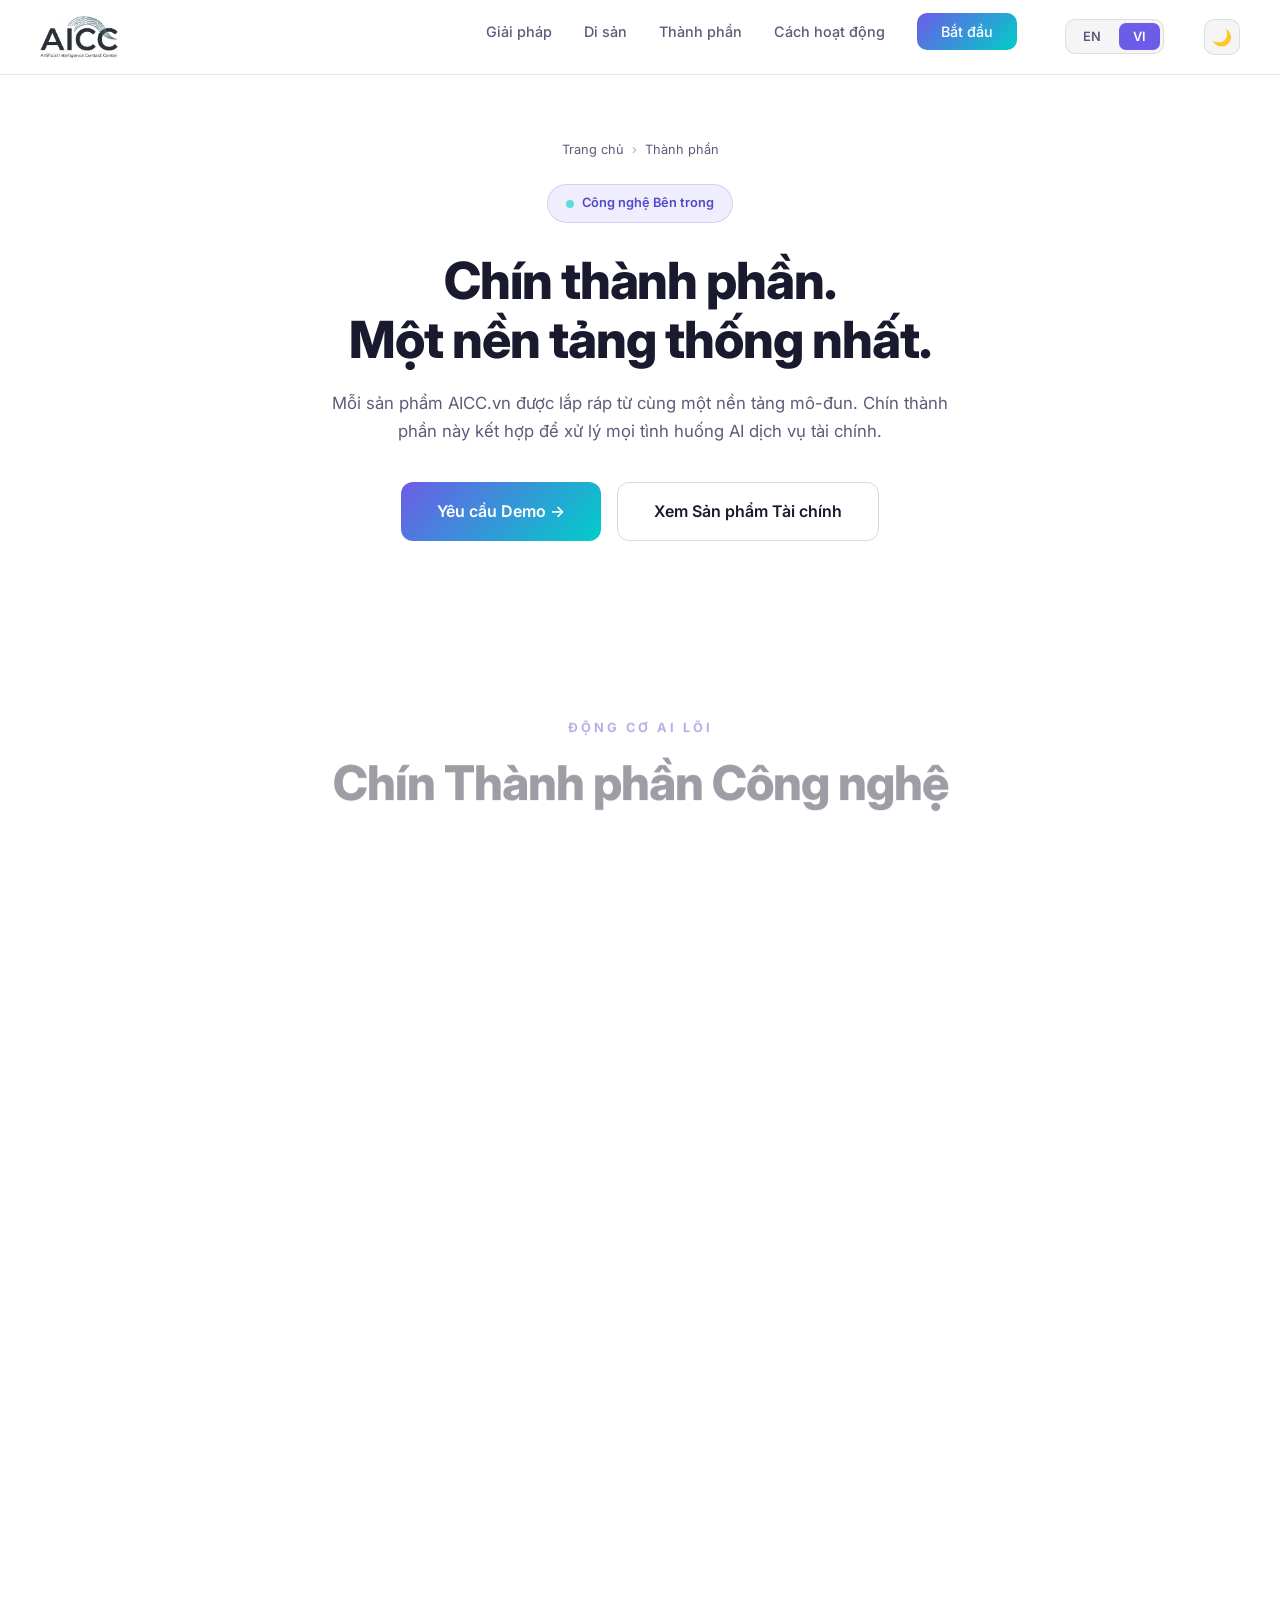
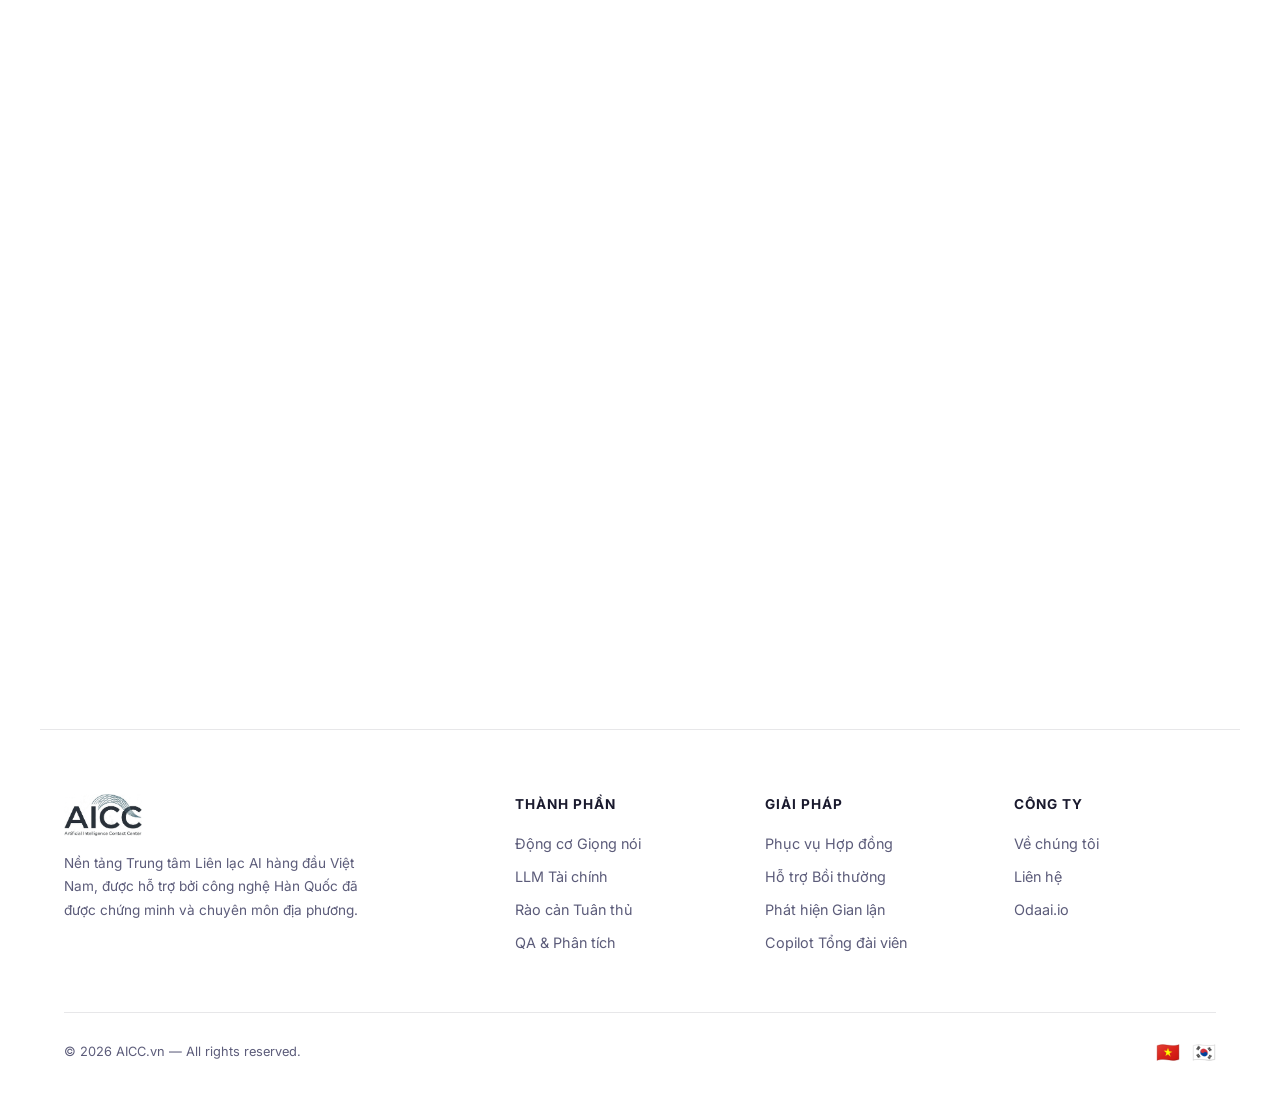
<file: platform/index.html>
<!DOCTYPE html>
<html lang="vi">
<head>
    <meta charset="UTF-8">
    <meta name="viewport" content="width=device-width, initial-scale=1.0">
    <meta http-equiv="refresh" content="0; url=/components/">
    <title>AICC.vn Platform — Core AI Engine | Nền tảng AI Lõi</title>
    <meta name="description" content="Nine modular AI components powering every AICC.vn financial services product. Voice Engine, Financial LLM, Compliance Guardrails and more. Chín thành phần AI mô-đun.">
    <link rel="preconnect" href="https://fonts.googleapis.com">
    <link rel="preconnect" href="https://fonts.gstatic.com" crossorigin>
    <link rel="preload" as="style" href="https://fonts.googleapis.com/css2?family=Inter:wght@300;400;500;600;700;800;900&display=swap" onload="this.rel='stylesheet'">
    <noscript><link href="https://fonts.googleapis.com/css2?family=Inter:wght@300;400;500;600;700;800;900&display=swap" rel="stylesheet"></noscript>
    <link rel="icon" type="image/svg+xml" href="../favicon.svg">
    <link rel="canonical" href="https://aicc.vn/platform/">
    <!-- Open Graph -->
    <meta property="og:type" content="website">
    <meta property="og:url" content="https://aicc.vn/platform/">
    <meta property="og:title" content="AICC.vn Platform — Core AI Engine">
    <meta property="og:description" content="Nine modular AI components powering every AICC.vn financial services product.">
    <meta property="og:image" content="https://aicc.vn/logo-transparent.png">
    <!-- Twitter Card -->
    <meta name="twitter:card" content="summary_large_image">
    <meta name="twitter:title" content="AICC.vn Platform — Core AI Engine">
    <meta name="twitter:description" content="Nine modular AI components powering every AICC.vn financial services product.">
    <meta name="twitter:image" content="https://aicc.vn/logo-transparent.png">
    <link rel="stylesheet" href="../style.css">
    <style>
        /* ─── Platform-specific styles ─── */
        .components-grid {
            display: grid;
            grid-template-columns: repeat(3, 1fr);
            gap: 24px;
            margin-top: 48px;
        }
        @media (max-width: 1024px) {
            .components-grid { grid-template-columns: repeat(2, 1fr); }
        }
        @media (max-width: 640px) {
            .components-grid { grid-template-columns: 1fr; }
        }
        .component-card {
            background: var(--bg-secondary);
            border: 1px solid var(--border);
            border-radius: var(--radius);
            padding: 32px;
            transition: transform 0.3s, box-shadow 0.3s, border-color 0.3s;
        }
        .component-card:hover {
            transform: translateY(-4px);
            box-shadow: 0 12px 40px rgba(108,92,231,0.15);
            border-color: rgba(108,92,231,0.3);
        }
        .component-card:target {
            border-color: var(--accent);
            box-shadow: 0 0 0 2px var(--accent-glow);
        }
        .component-icon {
            width: 48px;
            height: 48px;
            border-radius: 12px;
            display: flex;
            align-items: center;
            justify-content: center;
            font-size: 1.4rem;
            margin-bottom: 16px;
        }
        .component-card h3 {
            font-size: 1.05rem;
            font-weight: 700;
            margin-bottom: 8px;
            color: var(--text-primary);
        }
        .component-card > p {
            font-size: 0.875rem;
            color: var(--text-secondary);
            line-height: 1.65;
            margin-bottom: 20px;
        }
        .powers-label {
            font-size: 0.7rem;
            text-transform: uppercase;
            letter-spacing: 1px;
            color: var(--text-secondary);
            margin-top: 16px;
            margin-bottom: 8px;
        }
        .powers-list {
            display: flex;
            flex-direction: column;
            gap: 4px;
        }
        .power-item {
            display: flex;
            align-items: center;
            gap: 8px;
            font-size: 0.78rem;
            color: var(--text-secondary);
        }
        .power-dot {
            width: 6px;
            height: 6px;
            border-radius: 50%;
            flex-shrink: 0;
        }
        .power-dot.primary { background: #1D9E75; }
        .power-dot.secondary { background: #85B7EB; }
        .power-item a {
            color: var(--text-secondary);
            text-decoration: none;
            transition: color 0.2s;
        }
        .power-item a:hover { color: var(--accent-light); }

        /* ─── Capabilities grid ─── */
        .caps-grid {
            display: grid;
            grid-template-columns: repeat(2, 1fr);
            gap: 20px;
            margin-top: 48px;
        }
        @media (max-width: 768px) {
            .caps-grid { grid-template-columns: 1fr; }
        }
        .cap-card {
            background: var(--bg-secondary);
            border: 1px solid var(--border);
            border-radius: var(--radius);
            padding: 28px 32px;
            transition: transform 0.3s, box-shadow 0.3s, border-color 0.3s;
        }
        .cap-card:hover {
            transform: translateY(-3px);
            box-shadow: 0 8px 32px rgba(108,92,231,0.12);
            border-color: rgba(108,92,231,0.25);
        }
        .cap-card-header {
            display: flex;
            align-items: center;
            gap: 14px;
            margin-bottom: 12px;
        }
        .cap-icon {
            font-size: 1.5rem;
        }
        .cap-card h3 {
            font-size: 1rem;
            font-weight: 700;
            color: var(--text-primary);
        }
        .cap-card > p {
            font-size: 0.85rem;
            color: var(--text-secondary);
            line-height: 1.65;
            margin-bottom: 14px;
        }
        .cap-products-label {
            font-size: 0.68rem;
            text-transform: uppercase;
            letter-spacing: 1px;
            color: var(--text-secondary);
            margin-bottom: 8px;
        }
        .cap-products {
            display: flex;
            flex-wrap: wrap;
            gap: 6px;
            margin-top: 12px;
        }
        .cap-product-tag {
            font-size: 0.73rem;
            padding: 4px 10px;
            background: var(--bg-card);
            border: 1px solid var(--border);
            border-radius: 100px;
            color: var(--text-secondary);
            text-decoration: none;
            transition: color 0.2s, border-color 0.2s;
            display: inline-flex;
            align-items: center;
            gap: 4px;
        }
        .cap-product-tag:hover {
            color: var(--accent-light);
            border-color: rgba(162,155,254,0.3);
        }
        .cap-product-tag.primary {
            background: rgba(29,158,117,0.07);
            border-color: rgba(29,158,117,0.2);
            color: #1D9E75;
        }
        .cap-product-tag.primary:hover {
            background: rgba(29,158,117,0.12);
            border-color: rgba(29,158,117,0.35);
        }

        /* ─── Deployment section ─── */
        .deploy-grid {
            display: grid;
            grid-template-columns: repeat(2, 1fr);
            gap: 24px;
            margin-top: 48px;
        }
        @media (max-width: 640px) {
            .deploy-grid { grid-template-columns: 1fr; }
        }
        .deploy-card {
            background: var(--bg-secondary);
            border: 1px solid var(--border);
            border-radius: var(--radius);
            padding: 36px;
            transition: border-color 0.3s;
        }
        .deploy-card.featured {
            border-color: rgba(108,92,231,0.3);
            background: linear-gradient(135deg, rgba(108,92,231,0.06) 0%, var(--bg-secondary) 100%);
        }
        .deploy-badge {
            display: inline-block;
            font-size: 0.68rem;
            font-weight: 600;
            text-transform: uppercase;
            letter-spacing: 1px;
            padding: 4px 10px;
            border-radius: 100px;
            margin-bottom: 16px;
            background: rgba(108,92,231,0.12);
            color: var(--accent-light);
            border: 1px solid rgba(108,92,231,0.2);
        }
        .deploy-card h3 {
            font-size: 1.2rem;
            font-weight: 700;
            margin-bottom: 12px;
        }
        .deploy-card p {
            font-size: 0.875rem;
            color: var(--text-secondary);
            line-height: 1.7;
        }
        .deploy-card ul {
            list-style: none;
            margin-top: 16px;
            display: flex;
            flex-direction: column;
            gap: 8px;
        }
        .deploy-card ul li {
            font-size: 0.83rem;
            color: var(--text-secondary);
            display: flex;
            align-items: flex-start;
            gap: 8px;
        }
        .deploy-card ul li::before {
            content: '→';
            color: var(--accent-light);
            flex-shrink: 0;
        }

        /* ─── Breadcrumb ─── */
        .breadcrumb {
            font-size: 0.8rem;
            color: var(--text-secondary);
            margin-bottom: 24px;
            display: flex;
            gap: 8px;
            align-items: center;
        }
        .breadcrumb a {
            color: var(--text-secondary);
            text-decoration: none;
            transition: color 0.2s;
        }
        .breadcrumb a:hover { color: var(--accent-light); }
        .breadcrumb-sep { color: var(--text-secondary); opacity: 0.5; }

        /* ─── Page hero override ─── */
        .page-hero {
            padding: 140px 24px 80px;
            max-width: 860px;
            margin: 0 auto;
            text-align: center;
        }
        .page-hero .hero-badge {
            display: inline-flex;
            align-items: center;
            gap: 8px;
            background: rgba(108,92,231,0.1);
            border: 1px solid rgba(108,92,231,0.2);
            border-radius: 100px;
            padding: 8px 18px;
            font-size: 0.8rem;
            font-weight: 600;
            color: var(--accent-light);
            margin-bottom: 28px;
        }
        .page-hero h1 {
            font-size: clamp(2rem, 5vw, 3.2rem);
            font-weight: 800;
            line-height: 1.15;
            margin-bottom: 20px;
            letter-spacing: -0.02em;
        }
        .page-hero p {
            font-size: 1.05rem;
            color: var(--text-secondary);
            line-height: 1.7;
            max-width: 640px;
            margin: 0 auto 36px;
        }
        .page-hero .hero-buttons {
            display: flex;
            gap: 16px;
            justify-content: center;
            flex-wrap: wrap;
        }
        .page-section {
            max-width: 1200px;
            margin: 0 auto;
            padding: 80px 24px;
        }
        .page-section + .page-section {
            padding-top: 0;
        }

        /* ─── CTA section ─── */
        .inner-cta {
            text-align: center;
            padding: 80px 24px;
            max-width: 680px;
            margin: 0 auto;
        }
        .inner-cta h2 {
            font-size: clamp(1.6rem, 3vw, 2.2rem);
            font-weight: 800;
            margin-bottom: 16px;
            letter-spacing: -0.02em;
        }
        .inner-cta p {
            font-size: 0.95rem;
            color: var(--text-secondary);
            margin-bottom: 32px;
            line-height: 1.7;
        }
        .inner-cta .hero-buttons {
            display: flex;
            gap: 16px;
            justify-content: center;
            flex-wrap: wrap;
        }
    </style>
</head>
<body>
<script>(function(){var l=localStorage.getItem('aicc-lang')||'vi';if(l==='vi')document.body.classList.add('lang-vi');document.documentElement.lang=l;if(localStorage.getItem('aicc-theme')!=='dark')document.body.classList.add('light');})();</script>
<a href="#main-content" class="skip-link"><span class="en">Skip to main content</span><span class="vi">Chuyển đến nội dung chính</span></a>

<!-- Navigation -->
<nav aria-label="Main navigation">
    <div class="logo">
        <a href="/" class="logo-link">
            <img src="../logo-white.png" class="logo-img" id="navLogo" alt="AICC.vn">
        </a>
    </div>
    <button class="hamburger" id="hamburger" onclick="toggleMenu()" aria-label="Toggle menu">
        <span></span><span></span><span></span>
    </button>
    <ul class="nav-links" id="navLinks">
        <li><a href="/solutions/"><span class="en">Solutions</span><span class="vi">Giải pháp</span></a></li>
        <li><a href="/#heritage"><span class="en">Our Heritage</span><span class="vi">Di sản</span></a></li>
        <li><a href="/platform/" aria-current="page"><span class="en">Components</span><span class="vi">Thành phần</span></a></li>
        <li><a href="/#how-it-works"><span class="en">How It Works</span><span class="vi">Cách hoạt động</span></a></li>
        <li><a href="/#contact" class="nav-cta"><span class="en">Get Started</span><span class="vi">Bắt đầu</span></a></li>
        <li>
            <div class="lang-toggle">
                <button class="lang-btn" onclick="setLang('en')" aria-pressed="false">EN</button>
                <button class="lang-btn active" onclick="setLang('vi')" aria-pressed="true">VI</button>
            </div>
        </li>
        <li>
            <button class="theme-toggle" onclick="toggleTheme()" id="themeBtn" aria-label="Toggle light/dark mode">🌙</button>
        </li>
    </ul>
</nav>

<main id="main-content">

<!-- Hero -->
<div class="page-hero">
    <div class="breadcrumb" style="justify-content:center;">
        <a href="/"><span class="en">Home</span><span class="vi">Trang chủ</span></a>
        <span class="breadcrumb-sep">›</span>
        <span><span class="en">Platform</span><span class="vi">Nền tảng</span></span>
    </div>
    <div class="hero-badge">
        <span class="dot"></span>
        <span class="en">The Technology Inside</span>
        <span class="vi">Công nghệ Bên trong</span>
    </div>
    <h1>
        <span class="en">Nine components.<br><span class="gradient-text">One unified platform.</span></span>
        <span class="vi">Chín thành phần.<br><span class="gradient-text">Một nền tảng thống nhất.</span></span>
    </h1>
    <p>
        <span class="en">Every AICC.vn product is assembled from the same modular platform. These nine components combine to handle any financial services AI use case.</span>
        <span class="vi">Mỗi sản phẩm AICC.vn được lắp ráp từ cùng một nền tảng mô-đun. Chín thành phần này kết hợp để xử lý mọi tình huống AI dịch vụ tài chính.</span>
    </p>
    <div class="hero-buttons">
        <a href="/#contact" class="btn-primary">
            <span class="en">Request a Demo →</span>
            <span class="vi">Yêu cầu Demo →</span>
        </a>
        <a href="/solutions/" class="btn-secondary">
            <span class="en">See Financial Products</span>
            <span class="vi">Xem Sản phẩm Tài chính</span>
        </a>
    </div>
</div>

<!-- Section A: Tech Components -->
<section class="page-section" id="tech-components">
    <div class="features-header fade-in">
        <div class="section-label">
            <span class="en">Core AI Engine</span>
            <span class="vi">Động cơ AI Lõi</span>
        </div>
        <h2 class="section-title">
            <span class="en">Nine Tech Components</span>
            <span class="vi">Chín Thành phần Công nghệ</span>
        </h2>
    </div>

    <div class="components-grid">

        <!-- 1. Voice Engine -->
        <div class="component-card fade-in" id="voice-engine">
            <div class="component-icon" style="background: linear-gradient(135deg, rgba(108,92,231,0.18), rgba(108,92,231,0.06));">🎙️</div>
            <h3><span class="en">Voice Engine</span><span class="vi">Động cơ Giọng nói</span></h3>
            <p>
                <span class="en">Vietnamese-optimized STT/TTS with regional dialect support and &lt;200ms call latency.</span>
                <span class="vi">Nhận dạng và tổng hợp giọng nói tiếng Việt tối ưu với độ trễ &lt;200ms.</span>
            </p>
            <div class="powers-label">
                <span class="en">Powers these products</span>
                <span class="vi">Hỗ trợ các sản phẩm</span>
            </div>
            <ul class="powers-list">
                <li class="power-item"><span class="power-dot primary"></span><a href="/solutions/#policy-servicing"><span class="en">AI Policy Servicing</span><span class="vi">AI Phục vụ Hợp đồng</span></a></li>
                <li class="power-item"><span class="power-dot primary"></span><a href="/solutions/#claims-assistant"><span class="en">AI Claims Assistant</span><span class="vi">AI Hỗ trợ Bồi thường</span></a></li>
                <li class="power-item"><span class="power-dot primary"></span><a href="/solutions/#payment-support"><span class="en">AI Payment Support</span><span class="vi">AI Hỗ trợ Thanh toán</span></a></li>
                <li class="power-item"><span class="power-dot primary"></span><a href="/solutions/#fraud-detection"><span class="en">AI Fraud Detection</span><span class="vi">AI Phát hiện Gian lận</span></a></li>
                <li class="power-item"><span class="power-dot primary"></span><a href="/solutions/#sales-prep"><span class="en">AI Sales Prep</span><span class="vi">AI Chuẩn bị Bán hàng</span></a></li>
                <li class="power-item"><span class="power-dot secondary"></span><a href="/solutions/#qa-compliance-monitor"><span class="en">AI QA &amp; Compliance Monitor</span><span class="vi">AI Giám sát QA &amp; Tuân thủ</span></a></li>
                <li class="power-item"><span class="power-dot secondary"></span><a href="/solutions/#agent-copilot"><span class="en">AI Agent Copilot</span><span class="vi">AI Copilot Tổng đài viên</span></a></li>
                <li class="power-item"><span class="power-dot secondary"></span><a href="/solutions/#market-insight"><span class="en">AI Market Insight</span><span class="vi">AI Thông tin Thị trường</span></a></li>
            </ul>
        </div>

        <!-- 2. Orchestrator -->
        <div class="component-card fade-in" id="orchestrator">
            <div class="component-icon" style="background: linear-gradient(135deg, rgba(0,206,201,0.18), rgba(0,206,201,0.06));">🔀</div>
            <h3><span class="en">Orchestrator</span><span class="vi">Bộ điều phối</span></h3>
            <p>
                <span class="en">Multi-turn conversation manager controlling turn-taking, topic routing, and escalation.</span>
                <span class="vi">Quản lý hội thoại đa lượt: kiểm soát luồng câu hỏi, chuyển chủ đề và leo thang xử lý.</span>
            </p>
            <div class="powers-label">
                <span class="en">Powers these products</span>
                <span class="vi">Hỗ trợ các sản phẩm</span>
            </div>
            <ul class="powers-list">
                <li class="power-item"><span class="power-dot primary"></span><a href="/solutions/#policy-servicing"><span class="en">AI Policy Servicing</span><span class="vi">AI Phục vụ Hợp đồng</span></a></li>
                <li class="power-item"><span class="power-dot primary"></span><a href="/solutions/#claims-assistant"><span class="en">AI Claims Assistant</span><span class="vi">AI Hỗ trợ Bồi thường</span></a></li>
                <li class="power-item"><span class="power-dot secondary"></span><a href="/solutions/#qa-compliance-monitor"><span class="en">AI QA &amp; Compliance Monitor</span><span class="vi">AI Giám sát QA &amp; Tuân thủ</span></a></li>
                <li class="power-item"><span class="power-dot secondary"></span><a href="/solutions/#payment-support"><span class="en">AI Payment Support</span><span class="vi">AI Hỗ trợ Thanh toán</span></a></li>
                <li class="power-item"><span class="power-dot secondary"></span><a href="/solutions/#agent-copilot"><span class="en">AI Agent Copilot</span><span class="vi">AI Copilot Tổng đài viên</span></a></li>
                <li class="power-item"><span class="power-dot secondary"></span><a href="/solutions/#onboarding-ekyc"><span class="en">AI Onboarding &amp; eKYC</span><span class="vi">AI Onboarding &amp; eKYC</span></a></li>
                <li class="power-item"><span class="power-dot secondary"></span><a href="/solutions/#fraud-detection"><span class="en">AI Fraud Detection</span><span class="vi">AI Phát hiện Gian lận</span></a></li>
                <li class="power-item"><span class="power-dot secondary"></span><a href="/solutions/#market-insight"><span class="en">AI Market Insight</span><span class="vi">AI Thông tin Thị trường</span></a></li>
                <li class="power-item"><span class="power-dot secondary"></span><a href="/solutions/#sales-prep"><span class="en">AI Sales Prep</span><span class="vi">AI Chuẩn bị Bán hàng</span></a></li>
            </ul>
        </div>

        <!-- 3. Financial LLM -->
        <div class="component-card fade-in" id="financial-llm">
            <div class="component-icon" style="background: linear-gradient(135deg, rgba(253,121,168,0.18), rgba(253,121,168,0.06));">🧠</div>
            <h3><span class="en">Financial LLM</span><span class="vi">LLM Tài chính</span></h3>
            <p>
                <span class="en">Fine-tuned on Vietnamese banking, insurance, and securities terminology with cultural honorifics.</span>
                <span class="vi">Được tinh chỉnh với thuật ngữ ngân hàng, bảo hiểm và chứng khoán tiếng Việt.</span>
            </p>
            <div class="powers-label">
                <span class="en">Powers these products</span>
                <span class="vi">Hỗ trợ các sản phẩm</span>
            </div>
            <ul class="powers-list">
                <li class="power-item"><span class="power-dot primary"></span><a href="/solutions/#market-insight"><span class="en">AI Market Insight</span><span class="vi">AI Thông tin Thị trường</span></a></li>
                <li class="power-item"><span class="power-dot primary"></span><a href="/solutions/#sales-prep"><span class="en">AI Sales Prep</span><span class="vi">AI Chuẩn bị Bán hàng</span></a></li>
                <li class="power-item"><span class="power-dot secondary"></span><a href="/solutions/#policy-servicing"><span class="en">AI Policy Servicing</span><span class="vi">AI Phục vụ Hợp đồng</span></a></li>
                <li class="power-item"><span class="power-dot secondary"></span><a href="/solutions/#claims-assistant"><span class="en">AI Claims Assistant</span><span class="vi">AI Hỗ trợ Bồi thường</span></a></li>
                <li class="power-item"><span class="power-dot secondary"></span><a href="/solutions/#payment-support"><span class="en">AI Payment Support</span><span class="vi">AI Hỗ trợ Thanh toán</span></a></li>
                <li class="power-item"><span class="power-dot secondary"></span><a href="/solutions/#agent-copilot"><span class="en">AI Agent Copilot</span><span class="vi">AI Copilot Tổng đài viên</span></a></li>
                <li class="power-item"><span class="power-dot secondary"></span><a href="/solutions/#fraud-detection"><span class="en">AI Fraud Detection</span><span class="vi">AI Phát hiện Gian lận</span></a></li>
            </ul>
        </div>

        <!-- 4. Knowledge / RAG -->
        <div class="component-card fade-in" id="knowledge-rag">
            <div class="component-icon" style="background: linear-gradient(135deg, rgba(0,206,201,0.18), rgba(0,206,201,0.06));">📚</div>
            <h3><span class="en">Knowledge / RAG</span><span class="vi">Kiến thức / RAG</span></h3>
            <p>
                <span class="en">Real-time retrieval from product catalogs, regulatory documents, and client profiles.</span>
                <span class="vi">Truy xuất thời gian thực từ danh mục sản phẩm, văn bản pháp quy và hồ sơ khách hàng.</span>
            </p>
            <div class="powers-label">
                <span class="en">Powers these products</span>
                <span class="vi">Hỗ trợ các sản phẩm</span>
            </div>
            <ul class="powers-list">
                <li class="power-item"><span class="power-dot primary"></span><a href="/solutions/#policy-servicing"><span class="en">AI Policy Servicing</span><span class="vi">AI Phục vụ Hợp đồng</span></a></li>
                <li class="power-item"><span class="power-dot primary"></span><a href="/solutions/#claims-assistant"><span class="en">AI Claims Assistant</span><span class="vi">AI Hỗ trợ Bồi thường</span></a></li>
                <li class="power-item"><span class="power-dot primary"></span><a href="/solutions/#agent-copilot"><span class="en">AI Agent Copilot</span><span class="vi">AI Copilot Tổng đài viên</span></a></li>
                <li class="power-item"><span class="power-dot primary"></span><a href="/solutions/#market-insight"><span class="en">AI Market Insight</span><span class="vi">AI Thông tin Thị trường</span></a></li>
                <li class="power-item"><span class="power-dot primary"></span><a href="/solutions/#sales-prep"><span class="en">AI Sales Prep</span><span class="vi">AI Chuẩn bị Bán hàng</span></a></li>
                <li class="power-item"><span class="power-dot secondary"></span><a href="/solutions/#qa-compliance-monitor"><span class="en">AI QA &amp; Compliance Monitor</span><span class="vi">AI Giám sát QA &amp; Tuân thủ</span></a></li>
                <li class="power-item"><span class="power-dot secondary"></span><a href="/solutions/#payment-support"><span class="en">AI Payment Support</span><span class="vi">AI Hỗ trợ Thanh toán</span></a></li>
                <li class="power-item"><span class="power-dot secondary"></span><a href="/solutions/#onboarding-ekyc"><span class="en">AI Onboarding &amp; eKYC</span><span class="vi">AI Onboarding &amp; eKYC</span></a></li>
            </ul>
        </div>

        <!-- 5. Classifiers -->
        <div class="component-card fade-in" id="classifiers">
            <div class="component-icon" style="background: linear-gradient(135deg, rgba(108,92,231,0.18), rgba(108,92,231,0.06));">🏷️</div>
            <h3><span class="en">Classifiers</span><span class="vi">Bộ phân loại</span></h3>
            <p>
                <span class="en">Intent detection, sentiment analysis, violation flagging, and lead scoring on every utterance.</span>
                <span class="vi">Phát hiện ý định, phân tích cảm xúc và gắn nhãn vi phạm trên mỗi câu nói.</span>
            </p>
            <div class="powers-label">
                <span class="en">Powers these products</span>
                <span class="vi">Hỗ trợ các sản phẩm</span>
            </div>
            <ul class="powers-list">
                <li class="power-item"><span class="power-dot primary"></span><a href="/solutions/#agent-copilot"><span class="en">AI Agent Copilot</span><span class="vi">AI Copilot Tổng đài viên</span></a></li>
                <li class="power-item"><span class="power-dot primary"></span><a href="/solutions/#onboarding-ekyc"><span class="en">AI Onboarding &amp; eKYC</span><span class="vi">AI Onboarding &amp; eKYC</span></a></li>
                <li class="power-item"><span class="power-dot primary"></span><a href="/solutions/#fraud-detection"><span class="en">AI Fraud Detection</span><span class="vi">AI Phát hiện Gian lận</span></a></li>
                <li class="power-item"><span class="power-dot primary"></span><a href="/solutions/#market-insight"><span class="en">AI Market Insight</span><span class="vi">AI Thông tin Thị trường</span></a></li>
                <li class="power-item"><span class="power-dot secondary"></span><a href="/solutions/#qa-compliance-monitor"><span class="en">AI QA &amp; Compliance Monitor</span><span class="vi">AI Giám sát QA &amp; Tuân thủ</span></a></li>
                <li class="power-item"><span class="power-dot secondary"></span><a href="/solutions/#policy-servicing"><span class="en">AI Policy Servicing</span><span class="vi">AI Phục vụ Hợp đồng</span></a></li>
                <li class="power-item"><span class="power-dot secondary"></span><a href="/solutions/#claims-assistant"><span class="en">AI Claims Assistant</span><span class="vi">AI Hỗ trợ Bồi thường</span></a></li>
                <li class="power-item"><span class="power-dot secondary"></span><a href="/solutions/#payment-support"><span class="en">AI Payment Support</span><span class="vi">AI Hỗ trợ Thanh toán</span></a></li>
                <li class="power-item"><span class="power-dot secondary"></span><a href="/solutions/#sales-prep"><span class="en">AI Sales Prep</span><span class="vi">AI Chuẩn bị Bán hàng</span></a></li>
            </ul>
        </div>

        <!-- 6. Action Layer -->
        <div class="component-card fade-in" id="action-layer">
            <div class="component-icon" style="background: linear-gradient(135deg, rgba(253,121,168,0.18), rgba(253,121,168,0.06));">⚡</div>
            <h3><span class="en">Action Layer</span><span class="vi">Lớp Hành động</span></h3>
            <p>
                <span class="en">API gateway to core banking, policy admin, claims, and CRM systems. Generates payment links and triggers workflows.</span>
                <span class="vi">Cổng API kết nối ngân hàng lõi, quản lý hợp đồng, bồi thường và CRM. Tạo link thanh toán và kích hoạt quy trình.</span>
            </p>
            <div class="powers-label">
                <span class="en">Powers these products</span>
                <span class="vi">Hỗ trợ các sản phẩm</span>
            </div>
            <ul class="powers-list">
                <li class="power-item"><span class="power-dot primary"></span><a href="/solutions/#policy-servicing"><span class="en">AI Policy Servicing</span><span class="vi">AI Phục vụ Hợp đồng</span></a></li>
                <li class="power-item"><span class="power-dot primary"></span><a href="/solutions/#claims-assistant"><span class="en">AI Claims Assistant</span><span class="vi">AI Hỗ trợ Bồi thường</span></a></li>
                <li class="power-item"><span class="power-dot primary"></span><a href="/solutions/#payment-support"><span class="en">AI Payment Support</span><span class="vi">AI Hỗ trợ Thanh toán</span></a></li>
                <li class="power-item"><span class="power-dot primary"></span><a href="/solutions/#onboarding-ekyc"><span class="en">AI Onboarding &amp; eKYC</span><span class="vi">AI Onboarding &amp; eKYC</span></a></li>
                <li class="power-item"><span class="power-dot primary"></span><a href="/solutions/#fraud-detection"><span class="en">AI Fraud Detection</span><span class="vi">AI Phát hiện Gian lận</span></a></li>
                <li class="power-item"><span class="power-dot secondary"></span><a href="/solutions/#qa-compliance-monitor"><span class="en">AI QA &amp; Compliance Monitor</span><span class="vi">AI Giám sát QA &amp; Tuân thủ</span></a></li>
                <li class="power-item"><span class="power-dot secondary"></span><a href="/solutions/#agent-copilot"><span class="en">AI Agent Copilot</span><span class="vi">AI Copilot Tổng đài viên</span></a></li>
                <li class="power-item"><span class="power-dot secondary"></span><a href="/solutions/#market-insight"><span class="en">AI Market Insight</span><span class="vi">AI Thông tin Thị trường</span></a></li>
                <li class="power-item"><span class="power-dot secondary"></span><a href="/solutions/#sales-prep"><span class="en">AI Sales Prep</span><span class="vi">AI Chuẩn bị Bán hàng</span></a></li>
            </ul>
        </div>

        <!-- 7. Compliance Guardrails -->
        <div class="component-card fade-in" id="compliance-guardrails">
            <div class="component-icon" style="background: linear-gradient(135deg, rgba(0,206,201,0.18), rgba(0,206,201,0.06));">🛡️</div>
            <h3><span class="en">Compliance Guardrails</span><span class="vi">Rào cản Tuân thủ</span></h3>
            <p>
                <span class="en">Circular 67 enforcement, PII protection, disclosure checking, and immutable audit logs.</span>
                <span class="vi">Áp dụng Thông tư 67, bảo vệ PII, kiểm tra công bố thông tin và nhật ký kiểm toán bất biến.</span>
            </p>
            <div class="powers-label">
                <span class="en">Powers these products</span>
                <span class="vi">Hỗ trợ các sản phẩm</span>
            </div>
            <ul class="powers-list">
                <li class="power-item"><span class="power-dot primary"></span><a href="/solutions/#onboarding-ekyc"><span class="en">AI Onboarding &amp; eKYC</span><span class="vi">AI Onboarding &amp; eKYC</span></a></li>
                <li class="power-item"><span class="power-dot secondary"></span><a href="/solutions/#qa-compliance-monitor"><span class="en">AI QA &amp; Compliance Monitor</span><span class="vi">AI Giám sát QA &amp; Tuân thủ</span></a></li>
                <li class="power-item"><span class="power-dot secondary"></span><a href="/solutions/#policy-servicing"><span class="en">AI Policy Servicing</span><span class="vi">AI Phục vụ Hợp đồng</span></a></li>
                <li class="power-item"><span class="power-dot secondary"></span><a href="/solutions/#claims-assistant"><span class="en">AI Claims Assistant</span><span class="vi">AI Hỗ trợ Bồi thường</span></a></li>
                <li class="power-item"><span class="power-dot secondary"></span><a href="/solutions/#payment-support"><span class="en">AI Payment Support</span><span class="vi">AI Hỗ trợ Thanh toán</span></a></li>
                <li class="power-item"><span class="power-dot secondary"></span><a href="/solutions/#fraud-detection"><span class="en">AI Fraud Detection</span><span class="vi">AI Phát hiện Gian lận</span></a></li>
                <li class="power-item"><span class="power-dot secondary"></span><a href="/solutions/#sales-prep"><span class="en">AI Sales Prep</span><span class="vi">AI Chuẩn bị Bán hàng</span></a></li>
            </ul>
        </div>

        <!-- 8. Channel Adapters -->
        <div class="component-card fade-in" id="channel-adapters">
            <div class="component-icon" style="background: linear-gradient(135deg, rgba(108,92,231,0.18), rgba(108,92,231,0.06));">📡</div>
            <h3><span class="en">Channel Adapters</span><span class="vi">Bộ chuyển đổi Kênh</span></h3>
            <p>
                <span class="en">Unified connectors for phone, Zalo, web chat, email, and in-app. Single thread across all channels.</span>
                <span class="vi">Kết nối thống nhất cho điện thoại, Zalo, web chat, email và ứng dụng. Một luồng xuyên suốt mọi kênh.</span>
            </p>
            <div class="powers-label">
                <span class="en">Powers these products</span>
                <span class="vi">Hỗ trợ các sản phẩm</span>
            </div>
            <ul class="powers-list">
                <li class="power-item"><span class="power-dot primary"></span><a href="/solutions/#policy-servicing"><span class="en">AI Policy Servicing</span><span class="vi">AI Phục vụ Hợp đồng</span></a></li>
                <li class="power-item"><span class="power-dot primary"></span><a href="/solutions/#claims-assistant"><span class="en">AI Claims Assistant</span><span class="vi">AI Hỗ trợ Bồi thường</span></a></li>
                <li class="power-item"><span class="power-dot primary"></span><a href="/solutions/#payment-support"><span class="en">AI Payment Support</span><span class="vi">AI Hỗ trợ Thanh toán</span></a></li>
                <li class="power-item"><span class="power-dot primary"></span><a href="/solutions/#fraud-detection"><span class="en">AI Fraud Detection</span><span class="vi">AI Phát hiện Gian lận</span></a></li>
                <li class="power-item"><span class="power-dot primary"></span><a href="/solutions/#sales-prep"><span class="en">AI Sales Prep</span><span class="vi">AI Chuẩn bị Bán hàng</span></a></li>
                <li class="power-item"><span class="power-dot secondary"></span><a href="/solutions/#onboarding-ekyc"><span class="en">AI Onboarding &amp; eKYC</span><span class="vi">AI Onboarding &amp; eKYC</span></a></li>
                <li class="power-item"><span class="power-dot secondary"></span><a href="/solutions/#market-insight"><span class="en">AI Market Insight</span><span class="vi">AI Thông tin Thị trường</span></a></li>
            </ul>
        </div>

        <!-- 9. QA & Analytics -->
        <div class="component-card fade-in" id="qa-analytics">
            <div class="component-icon" style="background: linear-gradient(135deg, rgba(253,121,168,0.18), rgba(253,121,168,0.06));">📊</div>
            <h3><span class="en">QA &amp; Analytics</span><span class="vi">QA &amp; Phân tích</span></h3>
            <p>
                <span class="en">Automated call scoring, coaching dashboards, trend analysis, and performance benchmarking.</span>
                <span class="vi">Chấm điểm cuộc gọi tự động, bảng điều khiển coaching, phân tích xu hướng và đo lường hiệu suất.</span>
            </p>
            <div class="powers-label">
                <span class="en">Powers these products</span>
                <span class="vi">Hỗ trợ các sản phẩm</span>
            </div>
            <ul class="powers-list">
                <li class="power-item"><span class="power-dot primary"></span><a href="/solutions/#qa-compliance-monitor"><span class="en">AI QA &amp; Compliance Monitor</span><span class="vi">AI Giám sát QA &amp; Tuân thủ</span></a></li>
                <li class="power-item"><span class="power-dot primary"></span><a href="/solutions/#agent-copilot"><span class="en">AI Agent Copilot</span><span class="vi">AI Copilot Tổng đài viên</span></a></li>
                <li class="power-item"><span class="power-dot primary"></span><a href="/solutions/#market-insight"><span class="en">AI Market Insight</span><span class="vi">AI Thông tin Thị trường</span></a></li>
                <li class="power-item"><span class="power-dot secondary"></span><a href="/solutions/#fraud-detection"><span class="en">AI Fraud Detection</span><span class="vi">AI Phát hiện Gian lận</span></a></li>
                <li class="power-item"><span class="power-dot secondary"></span><a href="/solutions/#sales-prep"><span class="en">AI Sales Prep</span><span class="vi">AI Chuẩn bị Bán hàng</span></a></li>
            </ul>
        </div>

    </div>
</section>

<!-- Matrix Section -->
<section class="page-section" id="matrix" style="padding-top: 40px;">
    <div class="features-header fade-in">
        <div class="section-label">
            <span class="en">Interactive Map</span>
            <span class="vi">Bản đồ Tương tác</span>
        </div>
        <h2 class="section-title">
            <span class="en">How components power products</span>
            <span class="vi">Thành phần nào vận hành sản phẩm nào</span>
        </h2>
        <p class="section-desc">
            <span class="en">Click any product row or component column to see exactly how they connect.</span>
            <span class="vi">Nhấn vào hàng sản phẩm hoặc cột thành phần để xem liên kết chi tiết.</span>
        </p>
    </div>

    <div class="matrix-wrap fade-in">
        <style>
            .matrix-wrap { overflow-x: auto; }
            .mx-tab-row { display: flex; gap: 8px; margin-bottom: 16px; }
            .mx-tab-btn {
                padding: 6px 16px;
                border-radius: 8px;
                border: 1px solid var(--border);
                background: transparent;
                font-size: 0.82rem;
                font-weight: 500;
                color: var(--text-secondary);
                cursor: pointer;
                font-family: inherit;
                transition: all 0.2s;
            }
            .mx-tab-btn.on {
                background: rgba(108,92,231,0.12);
                color: var(--accent-light);
                border-color: rgba(108,92,231,0.3);
            }
            .mx-legend { display: flex; gap: 20px; align-items: center; margin-bottom: 16px; font-size: 0.8rem; color: var(--text-secondary); flex-wrap: wrap; }
            .mx-legend-dot { width: 10px; height: 10px; border-radius: 50%; display: inline-block; margin-right: 5px; vertical-align: middle; }
            .mx-matrix { width: 100%; border-collapse: separate; border-spacing: 0; font-size: 12px; }
            .mx-matrix th, .mx-matrix td { padding: 6px 4px; text-align: center; border: 0.5px solid var(--border); }
            .mx-matrix th { font-weight: 500; font-size: 11px; color: var(--text-secondary); background: var(--bg-secondary); }
            .mx-matrix .rh {
                text-align: left;
                font-weight: 500;
                font-size: 11.5px;
                color: var(--text-primary);
                padding-left: 10px;
                min-width: 160px;
                cursor: pointer;
                background: var(--bg-secondary);
                transition: background 0.15s;
            }
            .mx-matrix .rh:hover { color: var(--accent-light); }
            .mx-matrix .ch {
                cursor: pointer;
                font-size: 11px;
                padding: 8px 6px;
                transition: background 0.15s;
                white-space: nowrap;
                min-width: 80px;
            }
            .mx-matrix .ch:hover { color: var(--accent-light); }
            .mx-dot { width: 12px; height: 12px; border-radius: 50%; display: inline-block; }
            .mx-dot-p { background: #1D9E75; }
            .mx-dot-s { background: #85B7EB; }
            .mx-dot-empty { background: transparent; }
            .mx-matrix td.mx-active { background: rgba(108,92,231,0.08); }
            .mx-matrix .rh.mx-active { background: rgba(108,92,231,0.08); color: var(--accent-light); }
            .mx-matrix .ch.mx-active { background: rgba(108,92,231,0.08); color: var(--accent-light); }
            .mx-detail-title {
                font-size: 0.95rem;
                font-weight: 600;
                color: var(--text-primary);
                margin: 20px 0 8px;
            }
            .mx-detail-box {
                font-size: 0.82rem;
                color: var(--text-secondary);
                line-height: 1.8;
                min-height: 72px;
                padding: 14px 16px;
                border: 1px solid var(--border);
                border-radius: 12px;
                background: var(--bg-secondary);
            }
            .mx-detail-box b { font-weight: 600; color: var(--text-primary); }
        </style>

        <div class="mx-tab-row">
            <button class="mx-tab-btn on" onclick="mxShowView('tech',event)">
                <span class="en">Nine tech components</span><span class="vi">Chín thành phần kỹ thuật</span>
            </button>
            <button class="mx-tab-btn" onclick="mxShowView('cap',event)">
                <span class="en">Six capabilities</span><span class="vi">Sáu năng lực</span>
            </button>
        </div>

        <div class="mx-legend">
            <span><span class="mx-legend-dot" style="background:#1D9E75"></span><span class="en">Primary</span><span class="vi">Chính</span></span>
            <span><span class="mx-legend-dot" style="background:#85B7EB"></span><span class="en">Secondary</span><span class="vi">Phụ</span></span>
            <span style="font-style:italic"><span class="en">Click any row or column to see connections</span><span class="vi">Nhấn vào hàng hoặc cột để xem kết nối</span></span>
        </div>

        <div id="mx-tech-view">
            <table class="mx-matrix" id="mx-tech-table">
                <thead><tr>
                    <th></th>
                    <th class="ch" onclick="mxSelCol(0,'tech')">Voice engine</th>
                    <th class="ch" onclick="mxSelCol(1,'tech')">Orchestrator</th>
                    <th class="ch" onclick="mxSelCol(2,'tech')">Financial LLM</th>
                    <th class="ch" onclick="mxSelCol(3,'tech')">Knowledge / RAG</th>
                    <th class="ch" onclick="mxSelCol(4,'tech')">Classifiers</th>
                    <th class="ch" onclick="mxSelCol(5,'tech')">Action layer</th>
                    <th class="ch" onclick="mxSelCol(6,'tech')">Compliance</th>
                    <th class="ch" onclick="mxSelCol(7,'tech')">Channels</th>
                    <th class="ch" onclick="mxSelCol(8,'tech')">QA & analytics</th>
                </tr></thead>
                <tbody id="mx-tech-body"></tbody>
            </table>
        </div>

        <div id="mx-cap-view" style="display:none">
            <table class="mx-matrix" id="mx-cap-table">
                <thead><tr>
                    <th></th>
                    <th class="ch" onclick="mxSelCol(0,'cap')">Inbound AI</th>
                    <th class="ch" onclick="mxSelCol(1,'cap')">Outbound AI</th>
                    <th class="ch" onclick="mxSelCol(2,'cap')">QAQC & Compliance</th>
                    <th class="ch" onclick="mxSelCol(3,'cap')">Agent Copilot</th>
                    <th class="ch" onclick="mxSelCol(4,'cap')">Conversation Intel</th>
                    <th class="ch" onclick="mxSelCol(5,'cap')">Orchestration</th>
                </tr></thead>
                <tbody id="mx-cap-body"></tbody>
            </table>
        </div>

        <div class="mx-detail-title" id="mx-detail-title">
            <span class="en">Click any product or component to see connections</span>
            <span class="vi">Nhấn vào sản phẩm hoặc thành phần để xem kết nối</span>
        </div>
        <div class="mx-detail-box" id="mx-detail-box">
            <span class="en">This matrix maps every financial services product to the platform components it uses. Green = primary dependency, blue = secondary.</span>
            <span class="vi">Ma trận này ánh xạ từng sản phẩm tài chính với các thành phần nền tảng mà nó sử dụng. Xanh lá = phụ thuộc chính, xanh dương = phụ.</span>
        </div>

        <script>
        (function() {
            const mxProducts = [
                'AI QA & compliance monitor','AI policy servicing assistant','AI claims assistant',
                'AI payment support','AI agent copilot','AI onboarding & eKYC',
                'AI fraud detection','AI market insight assistant','AI sales preparation assistant'
            ];
            const mxProductLinks = [
                '/solutions/#qa-compliance-monitor','/solutions/#policy-servicing','/solutions/#claims-assistant',
                '/solutions/#payment-support','/solutions/#agent-copilot','/solutions/#onboarding-ekyc',
                '/solutions/#fraud-detection','/solutions/#market-insight','/solutions/#sales-prep'
            ];
            const mxTechCols = ['Voice engine','Orchestrator','Financial LLM','Knowledge / RAG','Classifiers','Action layer','Compliance','Channels','QA & analytics'];
            const mxCapCols  = ['Inbound AI','Outbound AI','QAQC & Compliance','Agent Copilot','Conversation Intel','Orchestration'];
            const mxTechMatrix = [
                [1,1,0,1,1,0,1,0,2],[2,2,1,2,1,2,1,2,0],[2,2,1,2,1,2,1,2,0],
                [2,0,1,1,1,2,1,2,0],[1,1,1,2,2,1,0,0,2],[0,1,0,1,2,2,2,1,0],
                [2,1,1,0,2,2,1,2,1],[1,1,2,2,2,1,0,1,2],[2,1,2,2,1,1,1,2,1]
            ];
            const mxCapMatrix = [
                [0,0,2,0,1,0],[2,2,0,0,0,1],[2,0,0,0,0,1],
                [0,2,0,0,0,1],[0,0,0,2,1,0],[2,0,0,0,0,1],
                [0,2,1,0,1,0],[2,0,0,1,1,0],[0,2,1,1,0,0]
            ];
            const mxTechLinks = {
                'AI QA & compliance monitor':       { p:'Voice engine transcribes 100% of calls; Classifiers detect sentiment, intent, and policy violations; Compliance guardrails enforce Circular 67 disclosure rules', s:'QA & analytics provides scoring dashboards and coaching insights; Orchestrator manages real-time monitoring pipeline' },
                'AI policy servicing assistant':    { p:'Financial LLM handles Vietnamese insurance terminology and honorifics; Classifiers detect customer intent; Action layer connects to policy admin system', s:'Voice engine for phone channel; Orchestrator for conversation flow; Knowledge/RAG for product catalogs; Channels for Zalo/web' },
                'AI claims assistant':              { p:'Financial LLM understands claims terminology; Classifiers detect claim type and urgency; Action layer routes to claims system', s:'Voice engine for phone; Orchestrator for dialog; Knowledge/RAG for claims procedures; Channels for omnichannel' },
                'AI payment support':               { p:'Financial LLM for payment and lending terms; Classifiers detect promise-to-pay vs refusal; Action layer generates payment links', s:'Voice engine for outbound calls; Knowledge/RAG for account data; Channels for SMS/Zalo; Compliance for disclosure' },
                'AI agent copilot':                 { p:'Voice engine for real-time transcription; Orchestrator for live suggestions; Financial LLM for context-aware recommendations; Knowledge/RAG for instant reference lookup', s:'Classifiers detect customer emotion in real-time; Action layer pushes CRM updates; QA & analytics scores agent performance' },
                'AI onboarding & eKYC':             { p:'Classifiers validate document types and detect fraud signals; Action layer connects to CCCD/biometric systems; Compliance enforces PII protection', s:'Orchestrator manages multi-step verification flow; Knowledge/RAG for regulatory requirements; Channels for app/web' },
                'AI fraud detection':               { p:'Classifiers flag suspicious patterns and document mismatches; Action layer triggers verification workflows; Compliance logs all decisions', s:'Voice engine for outbound verification calls; Orchestrator for escalation routing; Financial LLM for transaction context; Channels for multi-channel alerts' },
                'AI market insight assistant':      { p:'Financial LLM generates Vietnamese market commentary; Knowledge/RAG pulls market data and research; Classifiers detect client interest signals', s:'Voice engine for voice delivery; Orchestrator for conversation flow; Action layer updates CRM; QA & analytics tracks engagement' },
                'AI sales preparation assistant':   { p:'Financial LLM for product knowledge and Vietnamese sales language; Knowledge/RAG for product catalogs and client history; Classifiers for lead scoring', s:'Voice engine for outbound; Orchestrator for call flow; Action layer logs outcomes; Compliance ensures regulated sales process; Channels for outreach' }
            };
            const mxCapLinks = {
                'AI QA & compliance monitor':       { p:'QAQC & Compliance AI (primary function)', s:'Conversation Intelligence for deeper analysis' },
                'AI policy servicing assistant':    { p:'Inbound AI + Outbound AI (handles both directions)', s:'Orchestration connects to policy admin and payment gateways' },
                'AI claims assistant':              { p:'Inbound AI (customer-initiated claims)', s:'Orchestration connects to claims system and Zalo' },
                'AI payment support':               { p:'Outbound AI (proactive reminders)', s:'Orchestration connects to lending system and payment links' },
                'AI agent copilot':                 { p:'Agent Copilot AI (real-time assist)', s:'Conversation Intelligence for context and suggestions' },
                'AI onboarding & eKYC':             { p:'Inbound AI (customer self-service)', s:'Orchestration connects to CCCD and biometric systems' },
                'AI fraud detection':               { p:'Outbound AI (verification calls)', s:'Conversation Intelligence for pattern detection; QAQC for audit' },
                'AI market insight assistant':      { p:'Inbound AI + Agent Copilot AI', s:'Conversation Intelligence for client engagement analysis' },
                'AI sales preparation assistant':   { p:'Outbound AI (sales outreach)', s:'Agent Copilot for pre-call prep; QAQC for regulated sales compliance' }
            };

            function mxBuildTable(bodyId, matrix, view) {
                const body = document.getElementById(bodyId);
                body.innerHTML = '';
                mxProducts.forEach((p, ri) => {
                    const tr = document.createElement('tr');
                    const th = document.createElement('td');
                    th.className = 'rh';
                    const a = document.createElement('a');
                    a.href = mxProductLinks[ri];
                    a.textContent = p;
                    a.style.cssText = 'color:inherit;text-decoration:none;';
                    a.addEventListener('mouseover', () => a.style.color = 'var(--accent-light)');
                    a.addEventListener('mouseout',  () => a.style.color = '');
                    th.appendChild(a);
                    th.onclick = (e) => { if (e.target.tagName !== 'A') mxSelRow(ri, view); else mxSelRow(ri, view); };
                    tr.appendChild(th);
                    matrix[ri].forEach((v, ci) => {
                        const td = document.createElement('td');
                        const dot = document.createElement('span');
                        dot.className = 'mx-dot ' + (v === 2 ? 'mx-dot-p' : v === 1 ? 'mx-dot-s' : 'mx-dot-empty');
                        td.appendChild(dot);
                        td.onclick = () => mxSelRow(ri, view);
                        tr.appendChild(td);
                    });
                    body.appendChild(tr);
                });
            }

            function mxClearHL(tableId) {
                document.querySelectorAll('#'+tableId+' .mx-active').forEach(e => e.classList.remove('mx-active'));
            }

            window.mxSelRow = function(ri, view) {
                const tableId = 'mx-' + view + '-table';
                mxClearHL(tableId);
                const rows = document.querySelectorAll('#'+tableId+' tbody tr');
                rows[ri].querySelector('.rh').classList.add('mx-active');
                rows[ri].querySelectorAll('td:not(.rh)').forEach(td => td.classList.add('mx-active'));
                const links = view === 'tech' ? mxTechLinks[mxProducts[ri]] : mxCapLinks[mxProducts[ri]];
                document.getElementById('mx-detail-title').textContent = mxProducts[ri];
                document.getElementById('mx-detail-box').innerHTML = '<b>Primary:</b> ' + links.p + '<br><br><b>Secondary:</b> ' + links.s;
            };

            window.mxSelCol = function(ci, view) {
                const tableId = 'mx-' + view + '-table';
                const cols = view === 'tech' ? mxTechCols : mxCapCols;
                const matrix = view === 'tech' ? mxTechMatrix : mxCapMatrix;
                mxClearHL(tableId);
                document.querySelectorAll('#'+tableId+' thead th')[ci+1].classList.add('mx-active');
                document.querySelectorAll('#'+tableId+' tbody tr').forEach((row, ri) => {
                    row.querySelectorAll('td')[ci+1].classList.add('mx-active');
                });
                const powered = [];
                matrix.forEach((row, ri) => {
                    if (row[ci] === 2) powered.push('<b>' + mxProducts[ri] + '</b> (primary)');
                    else if (row[ci] === 1) powered.push(mxProducts[ri] + ' (secondary)');
                });
                document.getElementById('mx-detail-title').textContent = cols[ci];
                document.getElementById('mx-detail-box').innerHTML = powered.length
                    ? '<b>Powers these products:</b><br>' + powered.join('<br>')
                    : 'No direct product connections.';
            };

            window.mxShowView = function(v, e) {
                document.getElementById('mx-tech-view').style.display = v === 'tech' ? '' : 'none';
                document.getElementById('mx-cap-view').style.display  = v === 'cap'  ? '' : 'none';
                document.querySelectorAll('.mx-tab-btn').forEach(b => b.classList.remove('on'));
                e.target.closest('.mx-tab-btn').classList.add('on');
                document.getElementById('mx-detail-title').innerHTML = '<span class="en">Click any product or component to see connections</span><span class="vi">Nhấn vào sản phẩm hoặc thành phần để xem kết nối</span>';
                document.getElementById('mx-detail-box').innerHTML = '<span class="en">Switch views to see how products connect to tech components or buyer-facing capabilities.</span><span class="vi">Chuyển chế độ xem để thấy sản phẩm kết nối với thành phần kỹ thuật hoặc năng lực hướng đến người mua.</span>';
            };

            mxBuildTable('mx-tech-body', mxTechMatrix, 'tech');
            mxBuildTable('mx-cap-body',  mxCapMatrix,  'cap');
        })();
        </script>
    </div>
</section>

<!-- Section B: Capabilities -->
<section class="page-section" id="capabilities" style="padding-top: 40px;">
    <div class="features-header fade-in">
        <div class="section-label">
            <span class="en">Buyer-Facing Capabilities</span>
            <span class="vi">Năng lực Hướng đến Khách hàng</span>
        </div>
        <h2 class="section-title">
            <span class="en">Six Ways Enterprises Buy AICC.vn</span>
            <span class="vi">Sáu Cách Doanh nghiệp Triển khai AICC.vn</span>
        </h2>
        <p class="section-desc">
            <span class="en">While the platform has nine technical components, enterprise buyers typically purchase one of six capability bundles — each mapping to a specific business outcome.</span>
            <span class="vi">Trong khi nền tảng có chín thành phần kỹ thuật, khách hàng doanh nghiệp thường mua một trong sáu gói năng lực — mỗi gói gắn với một kết quả kinh doanh cụ thể.</span>
        </p>
    </div>

    <div class="caps-grid">

        <!-- 1. Inbound AI -->
        <div class="cap-card fade-in">
            <div class="cap-card-header">
                <span class="cap-icon">📥</span>
                <h3><span class="en">Inbound AI</span><span class="vi">AI Tiếp nhận</span></h3>
            </div>
            <p>
                <span class="en">Self-service AI that handles customer-initiated calls and chats 24/7 with no wait time.</span>
                <span class="vi">AI tiếp nhận xử lý cuộc gọi và chat của khách hàng 24/7, không thời gian chờ.</span>
            </p>
            <div class="cap-products-label">
                <span class="en">Products</span><span class="vi">Sản phẩm</span>
            </div>
            <div class="cap-products">
                <a href="/solutions/#policy-servicing" class="cap-product-tag primary"><span class="en">Policy Servicing</span><span class="vi">Phục vụ Hợp đồng</span></a>
                <a href="/solutions/#claims-assistant" class="cap-product-tag primary"><span class="en">Claims Assistant</span><span class="vi">Hỗ trợ Bồi thường</span></a>
                <a href="/solutions/#onboarding-ekyc" class="cap-product-tag primary"><span class="en">Onboarding &amp; eKYC</span><span class="vi">Onboarding &amp; eKYC</span></a>
                <a href="/solutions/#market-insight" class="cap-product-tag primary"><span class="en">Market Insight</span><span class="vi">Thông tin Thị trường</span></a>
            </div>
        </div>

        <!-- 2. Outbound AI -->
        <div class="cap-card fade-in">
            <div class="cap-card-header">
                <span class="cap-icon">📤</span>
                <h3><span class="en">Outbound AI</span><span class="vi">AI Gọi ra</span></h3>
            </div>
            <p>
                <span class="en">Proactive AI-initiated calls for collections, sales outreach, and fraud verification.</span>
                <span class="vi">AI chủ động gọi ra cho thu hồi nợ, bán hàng và xác minh gian lận.</span>
            </p>
            <div class="cap-products-label">
                <span class="en">Products</span><span class="vi">Sản phẩm</span>
            </div>
            <div class="cap-products">
                <a href="/solutions/#policy-servicing" class="cap-product-tag primary"><span class="en">Policy Servicing</span><span class="vi">Phục vụ Hợp đồng</span></a>
                <a href="/solutions/#payment-support" class="cap-product-tag primary"><span class="en">Payment Support</span><span class="vi">Hỗ trợ Thanh toán</span></a>
                <a href="/solutions/#fraud-detection" class="cap-product-tag primary"><span class="en">Fraud Detection</span><span class="vi">Phát hiện Gian lận</span></a>
                <a href="/solutions/#sales-prep" class="cap-product-tag primary"><span class="en">Sales Prep</span><span class="vi">Chuẩn bị Bán hàng</span></a>
            </div>
        </div>

        <!-- 3. QAQC & Compliance AI -->
        <div class="cap-card fade-in">
            <div class="cap-card-header">
                <span class="cap-icon">✅</span>
                <h3><span class="en">QAQC &amp; Compliance AI</span><span class="vi">AI QA &amp; Tuân thủ</span></h3>
            </div>
            <p>
                <span class="en">Automated quality scoring and regulatory compliance checking on every call — not a sample.</span>
                <span class="vi">Chấm điểm chất lượng tự động và kiểm tra tuân thủ pháp quy trên mọi cuộc gọi.</span>
            </p>
            <div class="cap-products-label">
                <span class="en">Products</span><span class="vi">Sản phẩm</span>
            </div>
            <div class="cap-products">
                <a href="/solutions/#qa-compliance-monitor" class="cap-product-tag primary"><span class="en">QA &amp; Compliance Monitor</span><span class="vi">Giám sát QA &amp; Tuân thủ</span></a>
                <a href="/solutions/#fraud-detection" class="cap-product-tag"><span class="en">Fraud Detection</span><span class="vi">Phát hiện Gian lận</span></a>
                <a href="/solutions/#sales-prep" class="cap-product-tag"><span class="en">Sales Prep</span><span class="vi">Chuẩn bị Bán hàng</span></a>
            </div>
        </div>

        <!-- 4. Agent Copilot AI -->
        <div class="cap-card fade-in">
            <div class="cap-card-header">
                <span class="cap-icon">🤝</span>
                <h3><span class="en">Agent Copilot AI</span><span class="vi">AI Copilot Tổng đài viên</span></h3>
            </div>
            <p>
                <span class="en">Real-time AI assistance for live human agents: suggested responses, compliance cues, knowledge lookups.</span>
                <span class="vi">Hỗ trợ AI thời gian thực cho tổng đài viên đang trực tuyến: gợi ý phản hồi, cảnh báo tuân thủ, tra cứu kiến thức.</span>
            </p>
            <div class="cap-products-label">
                <span class="en">Products</span><span class="vi">Sản phẩm</span>
            </div>
            <div class="cap-products">
                <a href="/solutions/#agent-copilot" class="cap-product-tag primary"><span class="en">Agent Copilot</span><span class="vi">Copilot Tổng đài viên</span></a>
                <a href="/solutions/#market-insight" class="cap-product-tag"><span class="en">Market Insight</span><span class="vi">Thông tin Thị trường</span></a>
                <a href="/solutions/#sales-prep" class="cap-product-tag"><span class="en">Sales Prep</span><span class="vi">Chuẩn bị Bán hàng</span></a>
            </div>
        </div>

        <!-- 5. Conversation Intelligence -->
        <div class="cap-card fade-in">
            <div class="cap-card-header">
                <span class="cap-icon">💡</span>
                <h3><span class="en">Conversation Intelligence</span><span class="vi">Thông minh Hội thoại</span></h3>
            </div>
            <p>
                <span class="en">Post-call analysis, insight extraction, and trend detection across all interactions.</span>
                <span class="vi">Phân tích sau cuộc gọi, trích xuất thông tin và phát hiện xu hướng trên toàn bộ tương tác.</span>
            </p>
            <div class="cap-products-label">
                <span class="en">Products</span><span class="vi">Sản phẩm</span>
            </div>
            <div class="cap-products">
                <a href="/solutions/#qa-compliance-monitor" class="cap-product-tag"><span class="en">QA &amp; Compliance Monitor</span><span class="vi">Giám sát QA &amp; Tuân thủ</span></a>
                <a href="/solutions/#agent-copilot" class="cap-product-tag"><span class="en">Agent Copilot</span><span class="vi">Copilot Tổng đài viên</span></a>
                <a href="/solutions/#fraud-detection" class="cap-product-tag"><span class="en">Fraud Detection</span><span class="vi">Phát hiện Gian lận</span></a>
                <a href="/solutions/#market-insight" class="cap-product-tag"><span class="en">Market Insight</span><span class="vi">Thông tin Thị trường</span></a>
            </div>
        </div>

        <!-- 6. AI Orchestration -->
        <div class="cap-card fade-in">
            <div class="cap-card-header">
                <span class="cap-icon">🔗</span>
                <h3><span class="en">AI Orchestration</span><span class="vi">Điều phối AI</span></h3>
            </div>
            <p>
                <span class="en">Integration layer connecting AI workflows to core banking, CRM, claims, and payment systems.</span>
                <span class="vi">Lớp tích hợp kết nối quy trình AI với ngân hàng lõi, CRM, bồi thường và hệ thống thanh toán.</span>
            </p>
            <div class="cap-products-label">
                <span class="en">Products</span><span class="vi">Sản phẩm</span>
            </div>
            <div class="cap-products">
                <a href="/solutions/#policy-servicing" class="cap-product-tag"><span class="en">Policy Servicing</span><span class="vi">Phục vụ Hợp đồng</span></a>
                <a href="/solutions/#claims-assistant" class="cap-product-tag"><span class="en">Claims Assistant</span><span class="vi">Hỗ trợ Bồi thường</span></a>
                <a href="/solutions/#payment-support" class="cap-product-tag"><span class="en">Payment Support</span><span class="vi">Hỗ trợ Thanh toán</span></a>
                <a href="/solutions/#onboarding-ekyc" class="cap-product-tag"><span class="en">Onboarding &amp; eKYC</span><span class="vi">Onboarding &amp; eKYC</span></a>
            </div>
        </div>

    </div>
</section>

<!-- Section C: Deployment -->
<section class="page-section" id="deployment" style="padding-top: 40px;">
    <div class="features-header fade-in">
        <div class="section-label">
            <span class="en">Deployment Models</span>
            <span class="vi">Mô hình Triển khai</span>
        </div>
        <h2 class="section-title">
            <span class="en">Two Paths to Production</span>
            <span class="vi">Hai Con đường đến Sản xuất</span>
        </h2>
        <p class="section-desc">
            <span class="en">Whether you're augmenting existing infrastructure or building AI-first, AICC.vn fits your architecture.</span>
            <span class="vi">Dù bạn đang nâng cấp hạ tầng hiện có hay xây dựng AI-first, AICC.vn phù hợp với kiến trúc của bạn.</span>
        </p>
    </div>

    <div class="deploy-grid fade-in">
        <div class="deploy-card">
            <div class="deploy-badge"><span class="en">Fastest Go-Live</span><span class="vi">Triển khai Nhanh nhất</span></div>
            <h3><span class="en">AI Overlay</span><span class="vi">AI Overlay</span></h3>
            <p>
                <span class="en">Deploy on top of existing Genesys, Avaya, or NICE telephony infrastructure. Zero disruption to current operations — AICC.vn adds intelligence without replacing your existing investment.</span>
                <span class="vi">Triển khai trên hạ tầng viễn thông Genesys, Avaya hoặc NICE hiện có. Không gián đoạn hoạt động hiện tại — AICC.vn bổ sung trí tuệ mà không thay thế đầu tư hiện có của bạn.</span>
            </p>
            <ul>
                <li><span class="en">4-week go-live from contract signing</span><span class="vi">Go-live trong 4 tuần kể từ ký hợp đồng</span></li>
                <li><span class="en">No hardware replacement required</span><span class="vi">Không cần thay thế phần cứng</span></li>
                <li><span class="en">Seamless agent desktop integration</span><span class="vi">Tích hợp liền mạch với desktop tổng đài viên</span></li>
                <li><span class="en">Parallel operation during rollout</span><span class="vi">Vận hành song song trong quá trình triển khai</span></li>
            </ul>
        </div>
        <div class="deploy-card featured">
            <div class="deploy-badge"><span class="en">Maximum Capability</span><span class="vi">Năng lực Tối đa</span></div>
            <h3><span class="en">AI-Native Stack</span><span class="vi">Stack AI-Native</span></h3>
            <p>
                <span class="en">Full platform replacement with AICC.vn as the telephony layer. Maximum AI capability with every component working together from day one. Recommended for greenfield deployments and digital-first organizations.</span>
                <span class="vi">Thay thế toàn bộ nền tảng với AICC.vn là lớp viễn thông. Năng lực AI tối đa với mọi thành phần hoạt động cùng nhau từ ngày đầu. Phù hợp cho triển khai mới và tổ chức digital-first.</span>
            </p>
            <ul>
                <li><span class="en">All nine components fully integrated</span><span class="vi">Cả chín thành phần tích hợp hoàn toàn</span></li>
                <li><span class="en">Cloud-native, infinitely scalable</span><span class="vi">Cloud-native, mở rộng vô hạn</span></li>
                <li><span class="en">Single vendor, unified support</span><span class="vi">Một nhà cung cấp, hỗ trợ thống nhất</span></li>
                <li><span class="en">On-premise or private cloud options</span><span class="vi">Tùy chọn on-premise hoặc private cloud</span></li>
            </ul>
        </div>
    </div>
</section>

<!-- CTA -->
<div class="inner-cta fade-in">
    <div class="section-label" style="justify-content:center; margin-bottom: 16px;">
        <span class="en">Get Started</span>
        <span class="vi">Bắt đầu ngay</span>
    </div>
    <h2>
        <span class="en">Ready to see the platform in action?</span>
        <span class="vi">Sẵn sàng thấy nền tảng hoạt động?</span>
    </h2>
    <p>
        <span class="en">Our engineers will walk you through a live demo tailored to your specific financial services use case.</span>
        <span class="vi">Kỹ sư của chúng tôi sẽ hướng dẫn bạn qua bản demo trực tiếp phù hợp với tình huống dịch vụ tài chính cụ thể của bạn.</span>
    </p>
    <div class="hero-buttons">
        <a href="/#contact" class="btn-primary">
            <span class="en">Request a Demo →</span>
            <span class="vi">Yêu cầu Demo →</span>
        </a>
        <a href="/solutions/" class="btn-secondary">
            <span class="en">Browse All Products</span>
            <span class="vi">Xem tất cả Sản phẩm</span>
        </a>
    </div>
</div>

</main>

<!-- Footer -->
<footer>
    <div class="footer-top">
        <div class="footer-brand">
            <div class="logo">
                <img src="../logo-white.png" class="logo-img" id="footerLogo" alt="AICC.vn">
            </div>
            <p>
                <span class="en">Vietnam's leading AI Contact Center platform, powered by proven Korean technology and local expertise.</span>
                <span class="vi">Nền tảng Trung tâm Liên lạc AI hàng đầu Việt Nam, được hỗ trợ bởi công nghệ Hàn Quốc đã được chứng minh và chuyên môn địa phương.</span>
            </p>
        </div>
        <div class="footer-col">
            <h4><span class="en">Platform</span><span class="vi">Nền tảng</span></h4>
            <a href="/platform/#voice-engine"><span class="en">Voice Engine</span><span class="vi">Động cơ Giọng nói</span></a>
            <a href="/platform/#financial-llm"><span class="en">Financial LLM</span><span class="vi">LLM Tài chính</span></a>
            <a href="/platform/#compliance-guardrails"><span class="en">Compliance Guardrails</span><span class="vi">Rào cản Tuân thủ</span></a>
            <a href="/platform/#qa-analytics"><span class="en">QA &amp; Analytics</span><span class="vi">QA &amp; Phân tích</span></a>
        </div>
        <div class="footer-col">
            <h4><span class="en">Solutions</span><span class="vi">Giải pháp</span></h4>
            <a href="/solutions/#policy-servicing"><span class="en">Policy Servicing</span><span class="vi">Phục vụ Hợp đồng</span></a>
            <a href="/solutions/#claims-assistant"><span class="en">Claims Assistant</span><span class="vi">Hỗ trợ Bồi thường</span></a>
            <a href="/solutions/#fraud-detection"><span class="en">Fraud Detection</span><span class="vi">Phát hiện Gian lận</span></a>
            <a href="/solutions/#agent-copilot"><span class="en">Agent Copilot</span><span class="vi">Copilot Tổng đài viên</span></a>
        </div>
        <div class="footer-col">
            <h4><span class="en">Company</span><span class="vi">Công ty</span></h4>
            <a href="/#heritage"><span class="en">About Us</span><span class="vi">Về chúng tôi</span></a>
            <a href="/#contact"><span class="en">Contact</span><span class="vi">Liên hệ</span></a>
            <a href="https://odaai.io" target="_blank" rel="noopener">Odaai.io</a>
        </div>
    </div>
    <div class="footer-bottom">
        <div>
            <span>&copy; <span id="copyrightYear"></span> AICC.vn — All rights reserved.</span>
        </div>
        <div class="footer-flags">
            <span title="Vietnam">&#127483;&#127475;</span>
            <span title="Korea">&#127472;&#127479;</span>
        </div>
    </div>
</footer>

<script src="../main.js" defer></script>
</body>
</html>
</file>
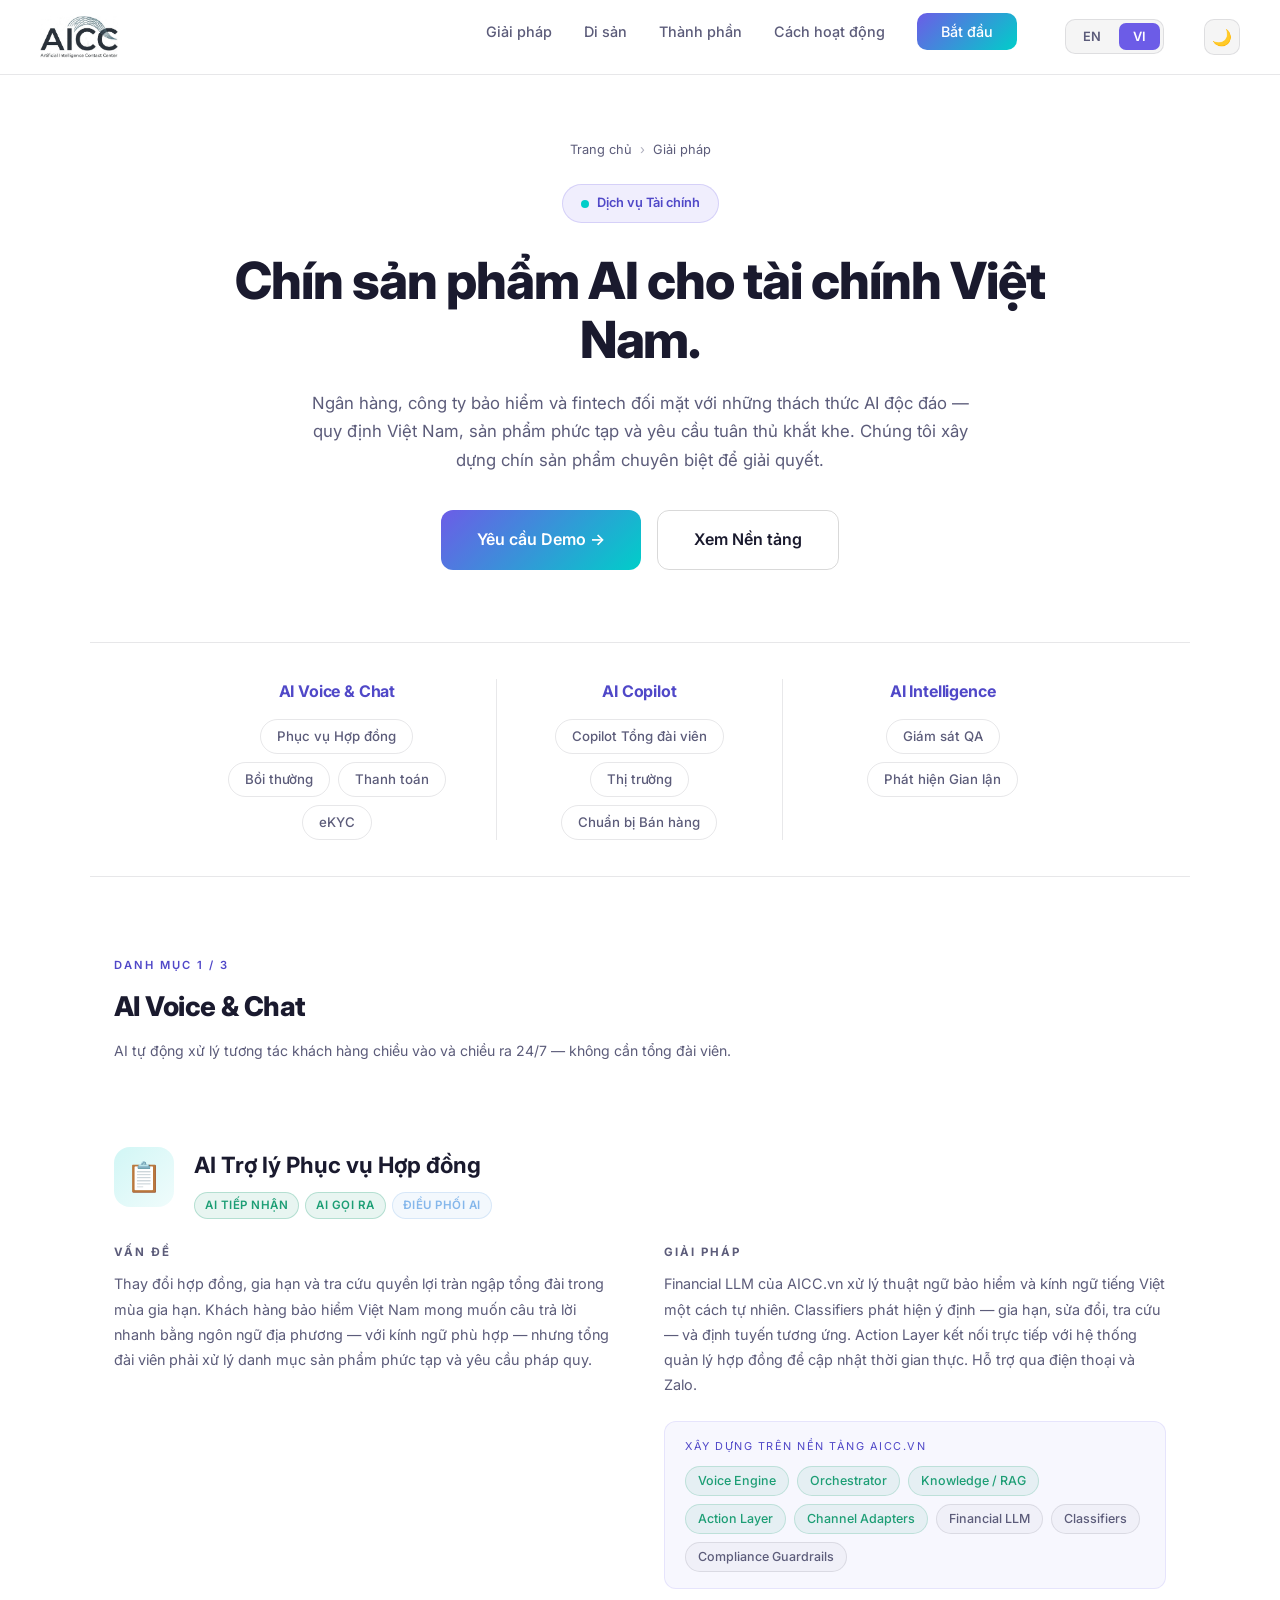
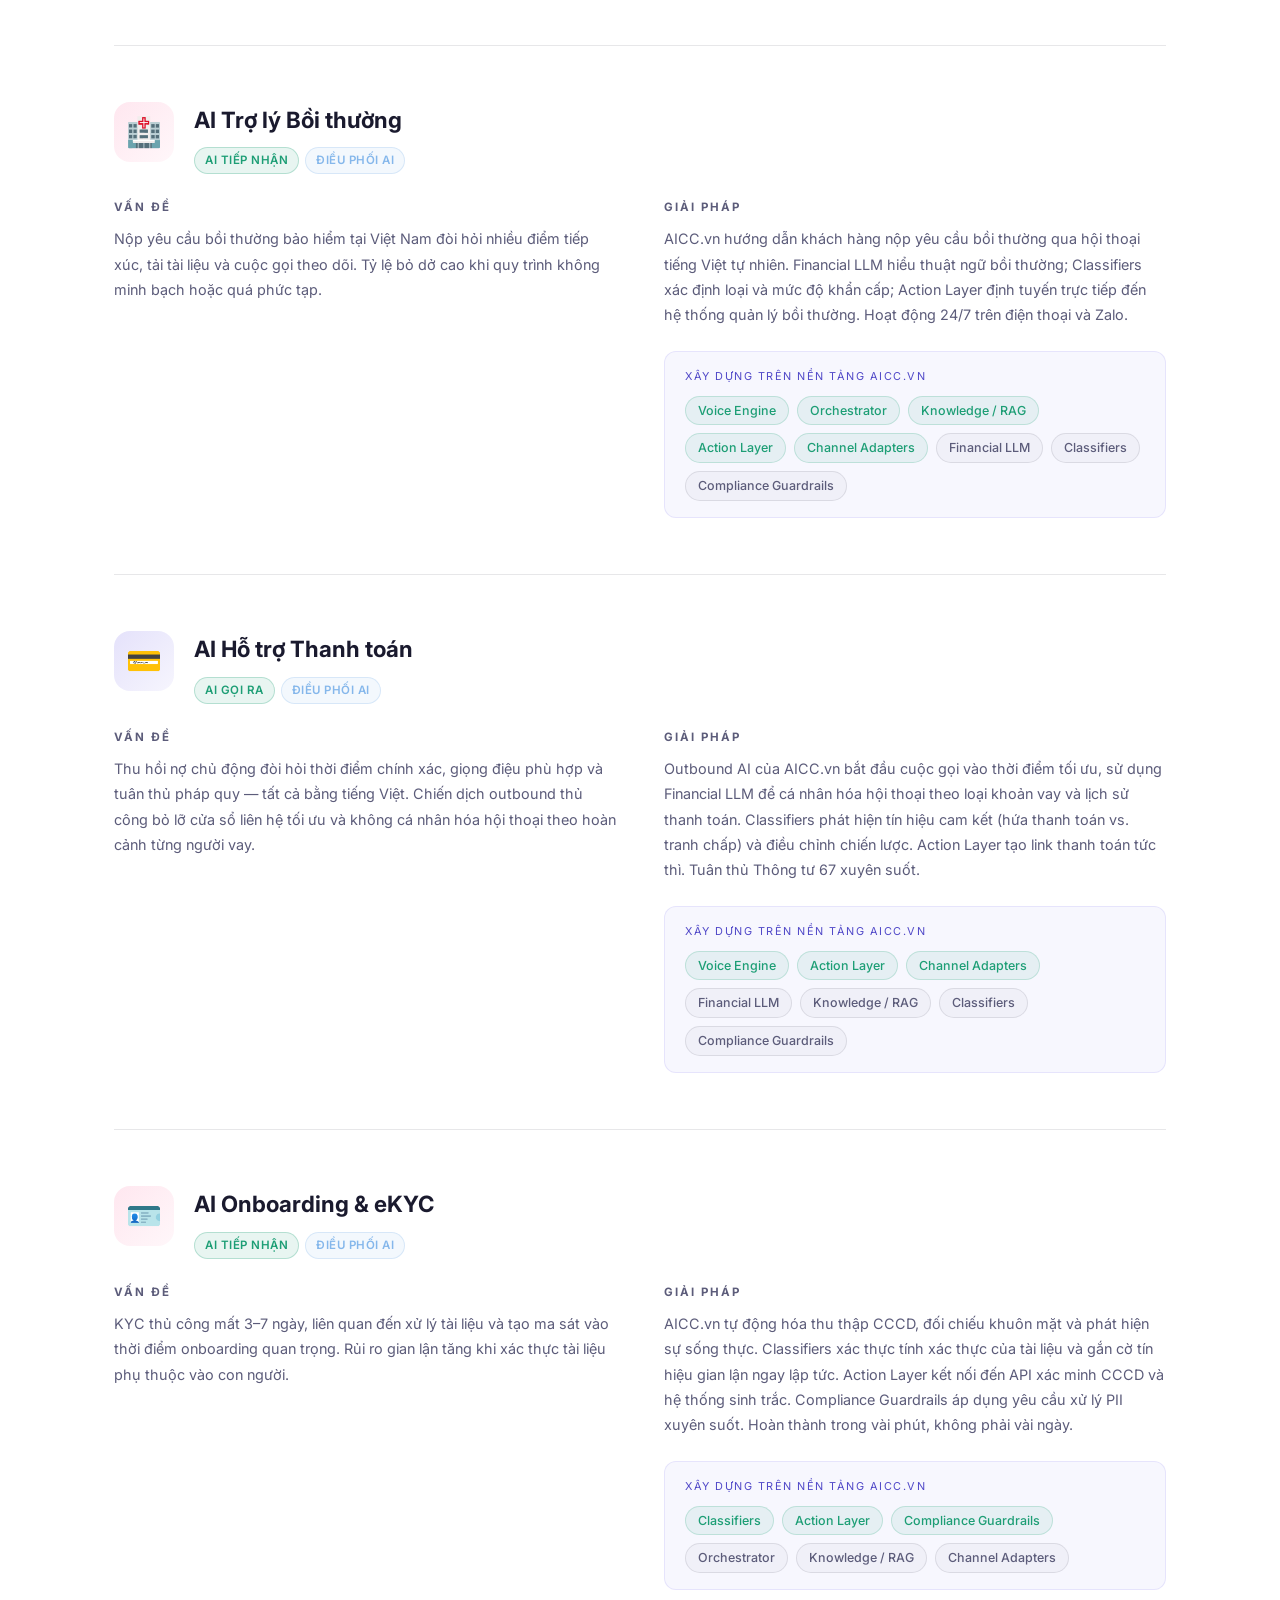
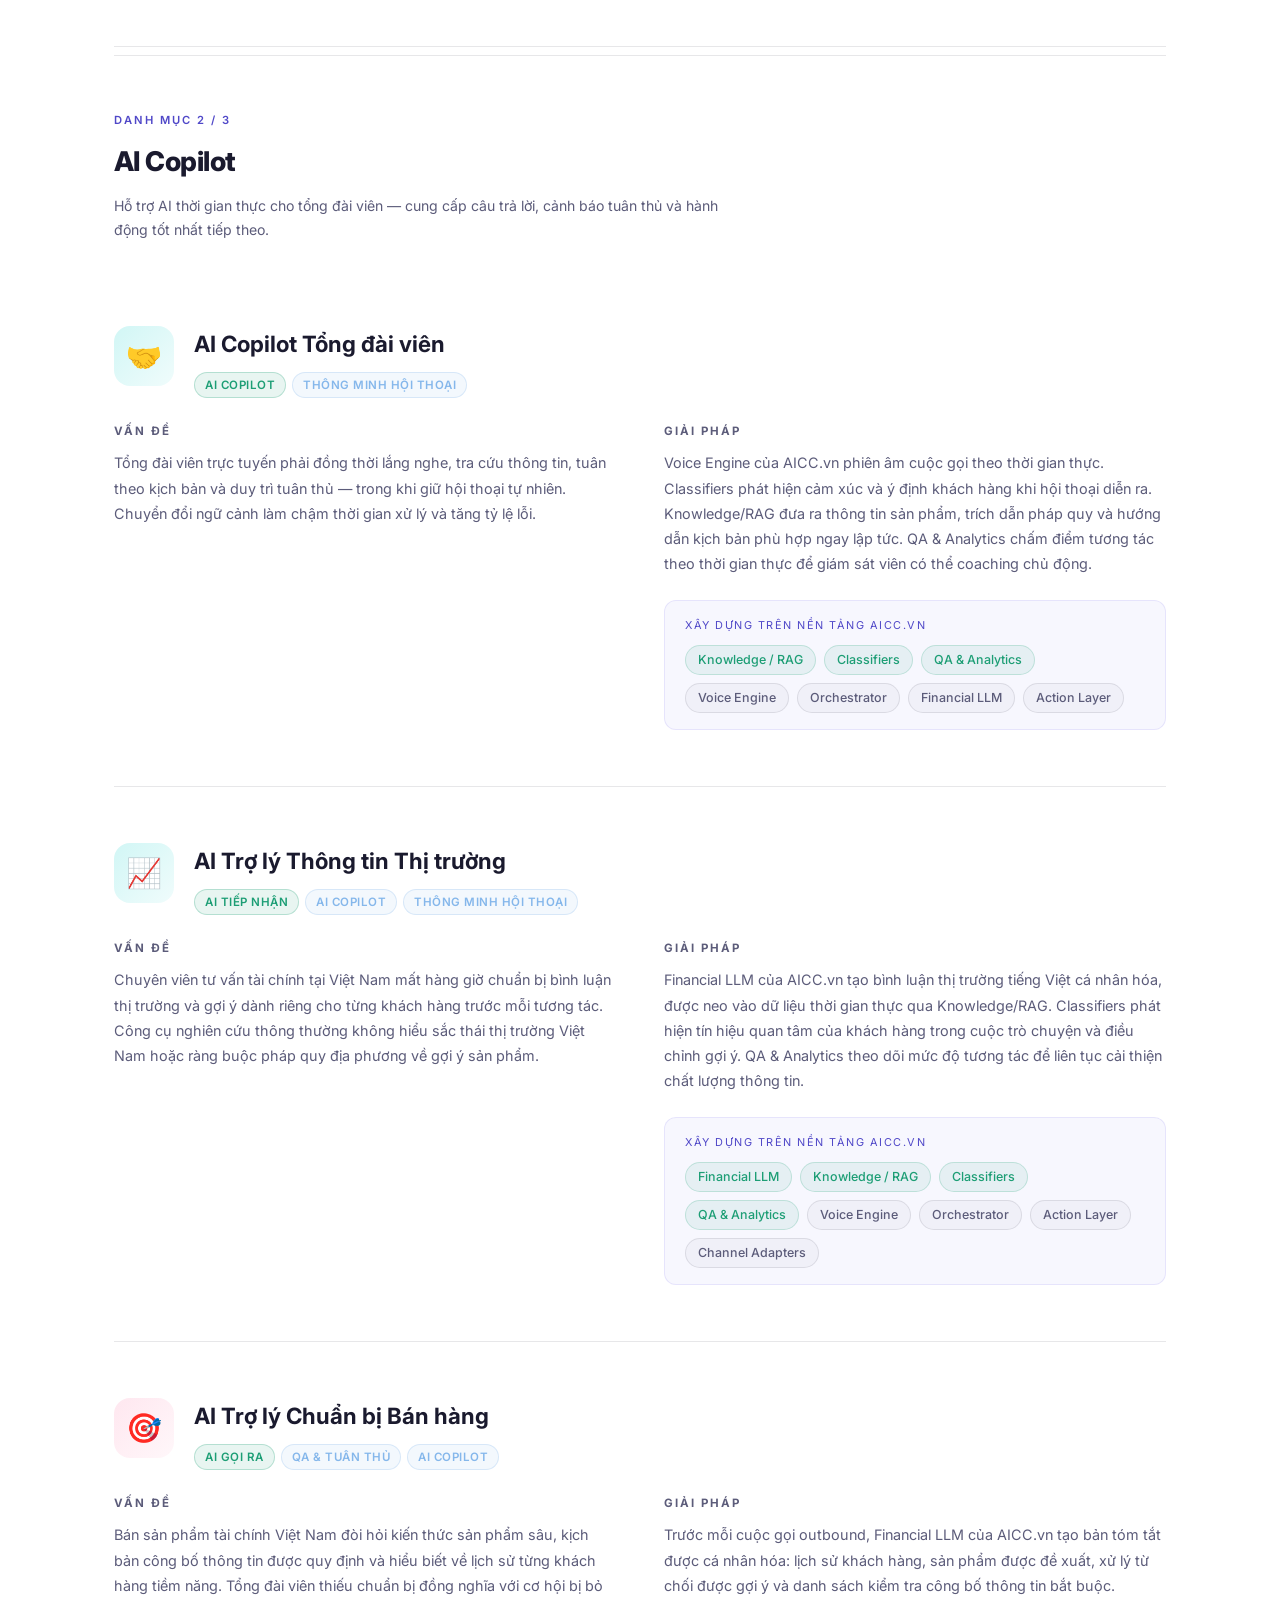
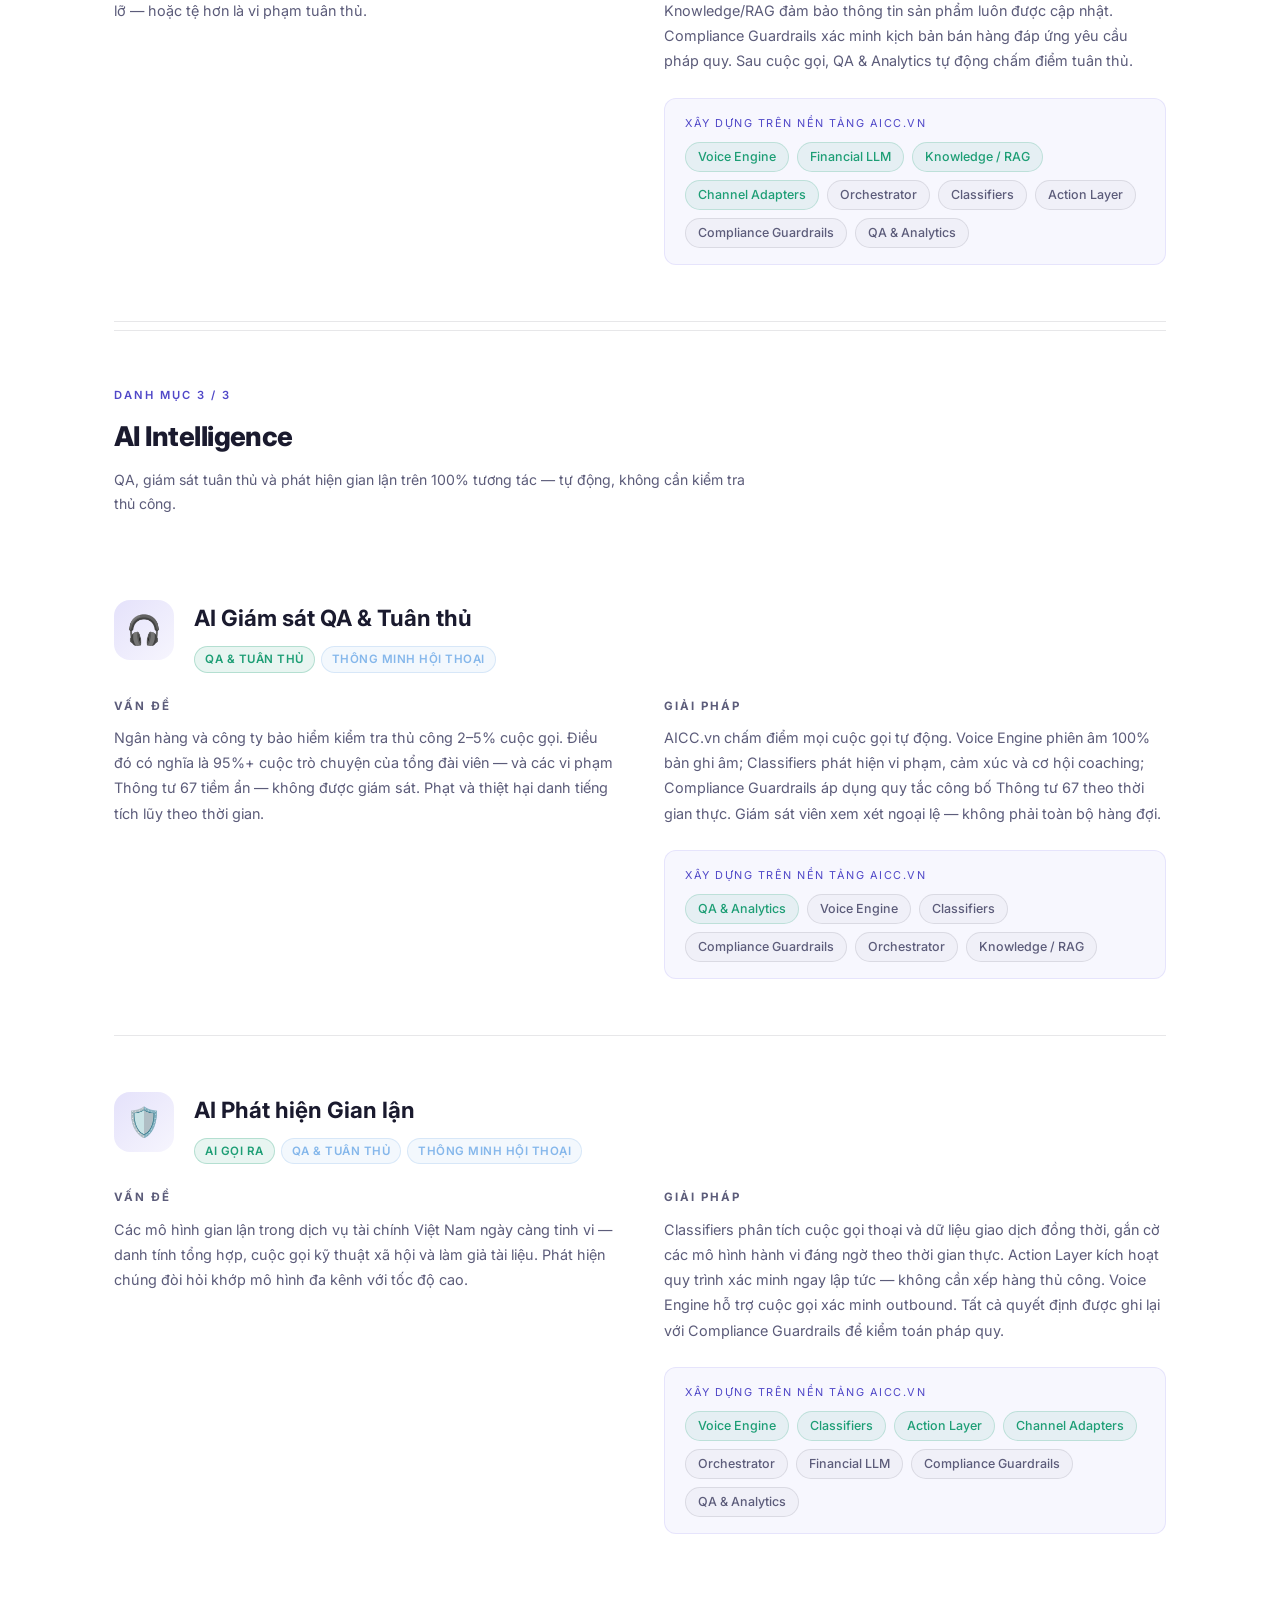
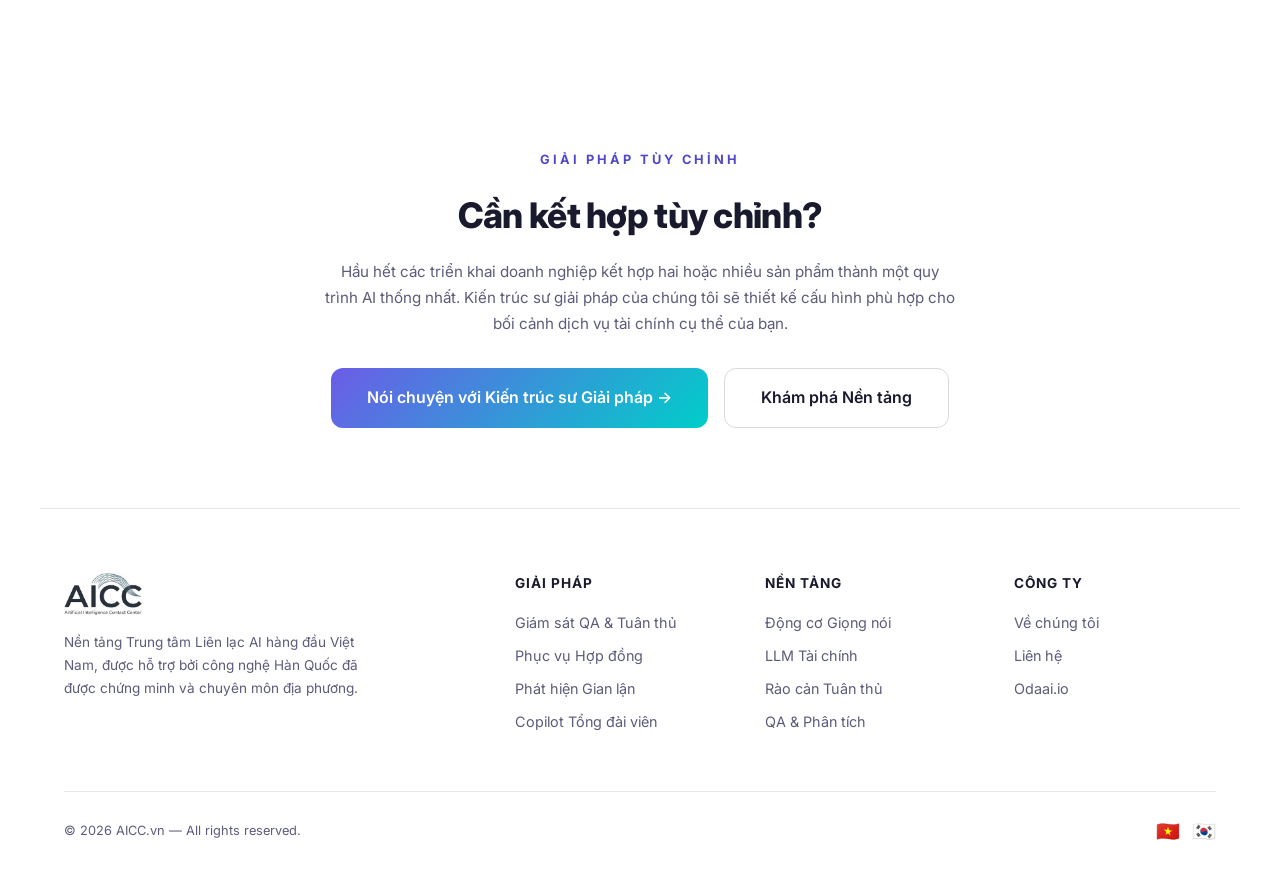
<file: solutions/index.html>
<!DOCTYPE html>
<html lang="vi">
<head>
    <meta charset="UTF-8">
    <meta name="viewport" content="width=device-width, initial-scale=1.0">
    <title>AICC.vn Solutions — Financial Services AI | Giải pháp AI Dịch vụ Tài chính</title>
    <meta name="description" content="Nine specialized AI products for Vietnamese banks, insurers, and fintech. From AI QA monitoring to claims assistants and fraud detection. Chín sản phẩm AI chuyên biệt cho tài chính Việt Nam.">
    <link rel="preconnect" href="https://fonts.googleapis.com">
    <link rel="preconnect" href="https://fonts.gstatic.com" crossorigin>
    <link rel="preload" as="style" href="https://fonts.googleapis.com/css2?family=Inter:wght@300;400;500;600;700;800;900&display=swap" onload="this.rel='stylesheet'">
    <noscript><link href="https://fonts.googleapis.com/css2?family=Inter:wght@300;400;500;600;700;800;900&display=swap" rel="stylesheet"></noscript>
    <link rel="icon" type="image/svg+xml" href="../favicon.svg">
    <link rel="canonical" href="https://aicc.vn/solutions/">
    <!-- Open Graph -->
    <meta property="og:type" content="website">
    <meta property="og:url" content="https://aicc.vn/solutions/">
    <meta property="og:title" content="AICC.vn Solutions — Financial Services AI">
    <meta property="og:description" content="Nine specialized AI products for Vietnamese banks, insurers, and fintech companies.">
    <meta property="og:image" content="https://aicc.vn/logo-transparent.png">
    <!-- Twitter Card -->
    <meta name="twitter:card" content="summary_large_image">
    <meta name="twitter:title" content="AICC.vn Solutions — Financial Services AI">
    <meta name="twitter:description" content="Nine specialized AI products for Vietnamese banks, insurers, and fintech companies.">
    <meta name="twitter:image" content="https://aicc.vn/logo-transparent.png">
    <link rel="stylesheet" href="../style.css">
    <style>
        /* ─── Solutions-specific styles ─── */

        /* Breadcrumb */
        .breadcrumb {
            font-size: 0.8rem;
            color: var(--text-secondary);
            margin-bottom: 24px;
            display: flex;
            gap: 8px;
            align-items: center;
        }
        .breadcrumb a {
            color: var(--text-secondary);
            text-decoration: none;
            transition: color 0.2s;
        }
        .breadcrumb a:hover { color: var(--accent-light); }
        .breadcrumb-sep { color: var(--text-secondary); opacity: 0.5; }

        /* Page hero */
        .page-hero {
            padding: 140px 24px 72px;
            max-width: 860px;
            margin: 0 auto;
            text-align: center;
        }
        .page-hero .hero-badge {
            display: inline-flex;
            align-items: center;
            gap: 8px;
            background: rgba(108,92,231,0.1);
            border: 1px solid rgba(108,92,231,0.2);
            border-radius: 100px;
            padding: 8px 18px;
            font-size: 0.8rem;
            font-weight: 600;
            color: var(--accent-light);
            margin-bottom: 28px;
        }
        .page-hero h1 {
            font-size: clamp(2rem, 5vw, 3.2rem);
            font-weight: 800;
            line-height: 1.15;
            margin-bottom: 20px;
            letter-spacing: -0.02em;
        }
        .page-hero p {
            font-size: 1.05rem;
            color: var(--text-secondary);
            line-height: 1.7;
            max-width: 680px;
            margin: 0 auto 36px;
        }
        .page-hero .hero-buttons {
            display: flex;
            gap: 16px;
            justify-content: center;
            flex-wrap: wrap;
        }

        /* Quick nav */
        .quick-nav-wrapper {
            max-width: 1100px;
            margin: 0 auto 80px;
            padding: 36px 24px;
            border-top: 1px solid var(--border);
            border-bottom: 1px solid var(--border);
        }
        .quick-nav {
            display: grid;
            grid-template-columns: repeat(3, 1fr);
            max-width: 860px;
            margin: 0 auto;
        }
        @media (max-width: 640px) {
            .quick-nav { grid-template-columns: 1fr; }
            .quick-nav-group { border-right: none; border-bottom: 1px solid var(--border); padding: 24px 0; }
            .quick-nav-group:last-child { border-bottom: none; padding-bottom: 0; }
            .quick-nav-group:first-child { padding-top: 0; }
        }
        .quick-nav-group {
            display: flex;
            flex-direction: column;
            align-items: center;
            gap: 14px;
            padding: 0 32px;
            border-right: 1px solid var(--border);
            text-align: center;
        }
        .quick-nav-group:first-child { padding-left: 0; }
        .quick-nav-group:last-child { border-right: none; padding-right: 0; }
        .quick-nav-category {
            font-size: 1rem;
            font-weight: 700;
            letter-spacing: -0.01em;
            color: var(--accent-light);
            text-decoration: none;
            transition: color 0.2s;
        }
        .quick-nav-category:hover { opacity: 0.8; }
        .quick-nav-pills {
            display: flex;
            flex-wrap: wrap;
            gap: 8px;
            justify-content: center;
        }
        .quick-nav-pills a {
            font-size: 0.83rem;
            font-weight: 500;
            padding: 6px 16px;
            background: transparent;
            border: 1px solid var(--border);
            border-radius: 100px;
            color: var(--text-secondary);
            text-decoration: none;
            transition: color 0.2s, border-color 0.2s, background 0.2s;
            white-space: nowrap;
        }
        .quick-nav-pills a:hover {
            color: var(--accent-light);
            border-color: rgba(162,155,254,0.3);
            background: rgba(108,92,231,0.05);
        }

        /* Products container */
        .products-container {
            max-width: 1100px;
            margin: 0 auto;
            padding: 0 24px 80px;
        }

        /* Product detail */
        .product-detail {
            padding: 56px 0;
            border-bottom: 1px solid var(--border);
        }
        .product-detail:last-child {
            border-bottom: none;
        }

        .product-detail-header {
            display: flex;
            align-items: flex-start;
            gap: 20px;
            margin-bottom: 24px;
            flex-wrap: wrap;
        }
        .product-detail-icon {
            width: 60px;
            height: 60px;
            border-radius: 16px;
            display: flex;
            align-items: center;
            justify-content: center;
            font-size: 1.8rem;
            flex-shrink: 0;
        }
        .product-detail-title {
            flex: 1;
        }
        .product-detail h3 {
            font-size: 1.4rem;
            font-weight: 700;
            margin-bottom: 10px;
            color: var(--text-primary);
        }
        .product-caps {
            display: flex;
            flex-wrap: wrap;
            gap: 6px;
        }
        .product-cap-tag {
            font-size: 0.72rem;
            font-weight: 600;
            padding: 3px 10px;
            border-radius: 100px;
            text-transform: uppercase;
            letter-spacing: 0.5px;
        }
        .product-cap-tag.primary {
            background: rgba(29,158,117,0.1);
            color: #1D9E75;
            border: 1px solid rgba(29,158,117,0.25);
        }
        .product-cap-tag.secondary {
            background: rgba(133,183,235,0.1);
            color: #85B7EB;
            border: 1px solid rgba(133,183,235,0.25);
        }

        .product-detail-content {
            display: grid;
            grid-template-columns: 1fr 1fr;
            gap: 48px;
        }
        @media (max-width: 768px) {
            .product-detail-content {
                grid-template-columns: 1fr;
                gap: 28px;
            }
        }

        .problem-block h4,
        .solution-block h4 {
            font-size: 0.72rem;
            text-transform: uppercase;
            letter-spacing: 2px;
            color: var(--text-secondary);
            margin-bottom: 10px;
        }
        .problem-block p,
        .solution-block p {
            font-size: 0.9rem;
            color: var(--text-secondary);
            line-height: 1.75;
        }

        .built-on-section {
            margin-top: 24px;
            padding: 16px 20px;
            background: rgba(108,92,231,0.05);
            border: 1px solid rgba(108,92,231,0.12);
            border-radius: 12px;
        }
        .built-on-label {
            font-size: 0.68rem;
            text-transform: uppercase;
            letter-spacing: 1.5px;
            color: var(--accent-light);
            margin-bottom: 10px;
        }
        .built-on-tags {
            display: flex;
            flex-wrap: wrap;
            gap: 8px;
        }
        .built-on-tag {
            font-size: 0.78rem;
            font-weight: 500;
            color: var(--text-secondary);
            padding: 4px 12px;
            background: var(--bg-card);
            border: 1px solid var(--border);
            border-radius: 100px;
            text-decoration: none;
            transition: color 0.2s, border-color 0.2s;
        }
        .built-on-tag:hover {
            color: var(--accent-light);
            border-color: rgba(162,155,254,0.3);
        }
        .built-on-tag.primary {
            background: rgba(29,158,117,0.08);
            border: 1px solid rgba(29,158,117,0.2);
            color: #1D9E75;
        }
        .built-on-tag.primary:hover {
            background: rgba(29,158,117,0.14);
            border-color: rgba(29,158,117,0.35);
        }

        /* Category section headers */
        .category-header {
            padding: 56px 0 28px;
            border-top: 1px solid var(--border);
            margin-top: 8px;
        }
        .category-header:first-child {
            border-top: none;
            padding-top: 0;
        }
        .category-header-label {
            font-size: 0.7rem;
            text-transform: uppercase;
            letter-spacing: 2px;
            color: var(--accent-light);
            font-weight: 600;
            margin-bottom: 10px;
        }
        .category-header h2 {
            font-size: clamp(1.3rem, 3vw, 1.7rem);
            font-weight: 800;
            margin-bottom: 10px;
            letter-spacing: -0.02em;
            color: var(--text-primary);
        }
        .category-header p {
            font-size: 0.88rem;
            color: var(--text-secondary);
            line-height: 1.7;
            max-width: 640px;
            margin: 0;
        }

        /* Inner CTA */
        .inner-cta {
            text-align: center;
            padding: 80px 24px;
            max-width: 680px;
            margin: 0 auto;
        }
        .inner-cta h2 {
            font-size: clamp(1.6rem, 3vw, 2.2rem);
            font-weight: 800;
            margin-bottom: 16px;
            letter-spacing: -0.02em;
        }
        .inner-cta p {
            font-size: 0.95rem;
            color: var(--text-secondary);
            margin-bottom: 32px;
            line-height: 1.7;
        }
        .inner-cta .hero-buttons {
            display: flex;
            gap: 16px;
            justify-content: center;
            flex-wrap: wrap;
        }
    </style>
</head>
<body>
<script>(function(){var l=localStorage.getItem('aicc-lang')||'vi';if(l==='vi')document.body.classList.add('lang-vi');document.documentElement.lang=l;if(localStorage.getItem('aicc-theme')!=='dark')document.body.classList.add('light');})();</script>
<a href="#main-content" class="skip-link"><span class="en">Skip to main content</span><span class="vi">Chuyển đến nội dung chính</span></a>

<!-- Navigation -->
<nav aria-label="Main navigation">
    <div class="logo">
        <a href="/" class="logo-link">
            <img src="../logo-white.png" class="logo-img" id="navLogo" alt="AICC.vn">
        </a>
    </div>
    <button class="hamburger" id="hamburger" onclick="toggleMenu()" aria-label="Toggle menu">
        <span></span><span></span><span></span>
    </button>
    <ul class="nav-links" id="navLinks">
        <li><a href="/solutions/" aria-current="page"><span class="en">Solutions</span><span class="vi">Giải pháp</span></a></li>
        <li><a href="/#heritage"><span class="en">Our Heritage</span><span class="vi">Di sản</span></a></li>
        <li><a href="/components/"><span class="en">Components</span><span class="vi">Thành phần</span></a></li>
        <li><a href="/#how-it-works"><span class="en">How It Works</span><span class="vi">Cách hoạt động</span></a></li>
        <li><a href="/#contact" class="nav-cta"><span class="en">Get Started</span><span class="vi">Bắt đầu</span></a></li>
        <li>
            <div class="lang-toggle">
                <button class="lang-btn" onclick="setLang('en')" aria-pressed="false">EN</button>
                <button class="lang-btn active" onclick="setLang('vi')" aria-pressed="true">VI</button>
            </div>
        </li>
        <li>
            <button class="theme-toggle" onclick="toggleTheme()" id="themeBtn" aria-label="Toggle light/dark mode">🌙</button>
        </li>
    </ul>
</nav>

<main id="main-content">

<!-- Hero -->
<div class="page-hero">
    <div class="breadcrumb" style="justify-content:center;">
        <a href="/"><span class="en">Home</span><span class="vi">Trang chủ</span></a>
        <span class="breadcrumb-sep">›</span>
        <span><span class="en">Solutions</span><span class="vi">Giải pháp</span></span>
    </div>
    <div class="hero-badge">
        <span class="dot"></span>
        <span class="en">Financial Services</span>
        <span class="vi">Dịch vụ Tài chính</span>
    </div>
    <h1>
        <span class="en">Nine AI products for <span class="gradient-text">Vietnamese finance.</span></span>
        <span class="vi">Chín sản phẩm AI cho <span class="gradient-text">tài chính Việt Nam.</span></span>
    </h1>
    <p>
        <span class="en">Banks, insurers, and fintech companies face unique AI challenges — Vietnamese regulations, complex products, and demanding compliance requirements. We built nine specialized products to solve them.</span>
        <span class="vi">Ngân hàng, công ty bảo hiểm và fintech đối mặt với những thách thức AI độc đáo — quy định Việt Nam, sản phẩm phức tạp và yêu cầu tuân thủ khắt khe. Chúng tôi xây dựng chín sản phẩm chuyên biệt để giải quyết.</span>
    </p>
    <div class="hero-buttons">
        <a href="/#contact" class="btn-primary">
            <span class="en">Request a Demo →</span>
            <span class="vi">Yêu cầu Demo →</span>
        </a>
        <a href="/components/" class="btn-secondary">
            <span class="en">See the Platform</span>
            <span class="vi">Xem Nền tảng</span>
        </a>
    </div>
</div>

<!-- Quick Nav -->
<div class="quick-nav-wrapper">
<div class="quick-nav" role="navigation" aria-label="Product navigation">
    <div class="quick-nav-group">
        <a href="#ai-voice-agents" class="quick-nav-category"><span class="en">AI Voice &amp; Chat Agents</span><span class="vi">AI Voice &amp; Chat</span></a>
        <div class="quick-nav-pills">
            <a href="#policy-servicing"><span class="en">Policy Servicing</span><span class="vi">Phục vụ Hợp đồng</span></a>
            <a href="#claims-assistant"><span class="en">Claims</span><span class="vi">Bồi thường</span></a>
            <a href="#payment-support"><span class="en">Payment</span><span class="vi">Thanh toán</span></a>
            <a href="#onboarding-ekyc"><span class="en">eKYC</span><span class="vi">eKYC</span></a>
        </div>
    </div>
    <div class="quick-nav-group">
        <a href="#ai-copilot" class="quick-nav-category"><span class="en">AI Copilot</span><span class="vi">AI Copilot</span></a>
        <div class="quick-nav-pills">
            <a href="#agent-copilot"><span class="en">Agent Copilot</span><span class="vi">Copilot Tổng đài viên</span></a>
            <a href="#market-insight"><span class="en">Market Insight</span><span class="vi">Thị trường</span></a>
            <a href="#sales-prep"><span class="en">Sales Prep</span><span class="vi">Chuẩn bị Bán hàng</span></a>
        </div>
    </div>
    <div class="quick-nav-group">
        <a href="#ai-intelligence" class="quick-nav-category"><span class="en">AI Intelligence</span><span class="vi">AI Intelligence</span></a>
        <div class="quick-nav-pills">
            <a href="#qa-compliance-monitor"><span class="en">QA Monitor</span><span class="vi">Giám sát QA</span></a>
            <a href="#fraud-detection"><span class="en">Fraud Detection</span><span class="vi">Phát hiện Gian lận</span></a>
        </div>
    </div>
</div>
</div>

<!-- Products -->
<div class="products-container">

    <!-- ── Category 1: AI Voice & Chat Agents ── -->
    <div class="category-header" id="ai-voice-agents">
        <div class="category-header-label"><span class="en">Category 1 of 3</span><span class="vi">Danh mục 1 / 3</span></div>
        <h2><span class="en">AI Voice &amp; Chat Agents</span><span class="vi">AI Voice &amp; Chat</span></h2>
        <p><span class="en">Autonomous AI that handles inbound and outbound customer interactions 24/7 — no human agent required.</span><span class="vi">AI tự động xử lý tương tác khách hàng chiều vào và chiều ra 24/7 — không cần tổng đài viên.</span></p>
    </div>

    <!-- 1. AI Policy Servicing Assistant -->
    <div class="product-detail fade-in" id="policy-servicing">
        <div class="product-detail-header">
            <div class="product-detail-icon" style="background: linear-gradient(135deg, rgba(0,206,201,0.18), rgba(0,206,201,0.06));">📋</div>
            <div class="product-detail-title">
                <h3><span class="en">AI Policy Servicing Assistant</span><span class="vi">AI Trợ lý Phục vụ Hợp đồng</span></h3>
                <div class="product-caps">
                    <span class="product-cap-tag primary"><span class="en">Inbound AI</span><span class="vi">AI Tiếp nhận</span></span>
                    <span class="product-cap-tag primary"><span class="en">Outbound AI</span><span class="vi">AI Gọi ra</span></span>
                    <span class="product-cap-tag secondary"><span class="en">AI Orchestration</span><span class="vi">Điều phối AI</span></span>
                </div>
            </div>
        </div>
        <div class="product-detail-content">
            <div class="problem-block">
                <h4><span class="en">The Problem</span><span class="vi">Vấn đề</span></h4>
                <p>
                    <span class="en">Policy changes, renewals, and benefit inquiries flood call centers during renewal season. Vietnamese insurance customers expect fast answers in local language — with proper honorifics — but agents juggle complex product catalogs and regulatory requirements.</span>
                    <span class="vi">Thay đổi hợp đồng, gia hạn và tra cứu quyền lợi tràn ngập tổng đài trong mùa gia hạn. Khách hàng bảo hiểm Việt Nam mong muốn câu trả lời nhanh bằng ngôn ngữ địa phương — với kính ngữ phù hợp — nhưng tổng đài viên phải xử lý danh mục sản phẩm phức tạp và yêu cầu pháp quy.</span>
                </p>
            </div>
            <div class="solution-block">
                <h4><span class="en">The Solution</span><span class="vi">Giải pháp</span></h4>
                <p>
                    <span class="en">AICC.vn's Financial LLM handles Vietnamese insurance terminology and honorifics natively. Classifiers detect intent — renewal, endorsement, inquiry — and route accordingly. The Action Layer connects directly to the policy admin system for real-time updates. Available on phone and Zalo.</span>
                    <span class="vi">Financial LLM của AICC.vn xử lý thuật ngữ bảo hiểm và kính ngữ tiếng Việt một cách tự nhiên. Classifiers phát hiện ý định — gia hạn, sửa đổi, tra cứu — và định tuyến tương ứng. Action Layer kết nối trực tiếp với hệ thống quản lý hợp đồng để cập nhật thời gian thực. Hỗ trợ qua điện thoại và Zalo.</span>
                </p>
                <div class="built-on-section">
                    <div class="built-on-label"><span class="en">Built on AICC.vn's platform</span><span class="vi">Xây dựng trên nền tảng AICC.vn</span></div>
                    <div class="built-on-tags">
                        <a href="/components/#voice-engine" class="built-on-tag primary">Voice Engine</a>
                        <a href="/components/#orchestrator" class="built-on-tag primary">Orchestrator</a>
                        <a href="/components/#knowledge-rag" class="built-on-tag primary">Knowledge / RAG</a>
                        <a href="/components/#action-layer" class="built-on-tag primary">Action Layer</a>
                        <a href="/components/#channel-adapters" class="built-on-tag primary">Channel Adapters</a>
                        <a href="/components/#financial-llm" class="built-on-tag">Financial LLM</a>
                        <a href="/components/#classifiers" class="built-on-tag">Classifiers</a>
                        <a href="/components/#compliance-guardrails" class="built-on-tag">Compliance Guardrails</a>
                    </div>
                </div>
            </div>
        </div>
    </div>

    <!-- 3. AI Claims Assistant -->
    <div class="product-detail fade-in" id="claims-assistant">
        <div class="product-detail-header">
            <div class="product-detail-icon" style="background: linear-gradient(135deg, rgba(253,121,168,0.18), rgba(253,121,168,0.06));">🏥</div>
            <div class="product-detail-title">
                <h3><span class="en">AI Claims Assistant</span><span class="vi">AI Trợ lý Bồi thường</span></h3>
                <div class="product-caps">
                    <span class="product-cap-tag primary"><span class="en">Inbound AI</span><span class="vi">AI Tiếp nhận</span></span>
                    <span class="product-cap-tag secondary"><span class="en">AI Orchestration</span><span class="vi">Điều phối AI</span></span>
                </div>
            </div>
        </div>
        <div class="product-detail-content">
            <div class="problem-block">
                <h4><span class="en">The Problem</span><span class="vi">Vấn đề</span></h4>
                <p>
                    <span class="en">Filing an insurance claim in Vietnam requires multiple touchpoints, document uploads, and follow-up calls. Drop-off rates are high when the process feels opaque or too complex.</span>
                    <span class="vi">Nộp yêu cầu bồi thường bảo hiểm tại Việt Nam đòi hỏi nhiều điểm tiếp xúc, tải tài liệu và cuộc gọi theo dõi. Tỷ lệ bỏ dở cao khi quy trình không minh bạch hoặc quá phức tạp.</span>
                </p>
            </div>
            <div class="solution-block">
                <h4><span class="en">The Solution</span><span class="vi">Giải pháp</span></h4>
                <p>
                    <span class="en">AICC.vn guides customers through claims filing in natural Vietnamese conversation. Financial LLM understands claims terminology; Classifiers identify claim type and urgency; Action Layer routes directly to the claims management system. Available 24/7 across phone and Zalo.</span>
                    <span class="vi">AICC.vn hướng dẫn khách hàng nộp yêu cầu bồi thường qua hội thoại tiếng Việt tự nhiên. Financial LLM hiểu thuật ngữ bồi thường; Classifiers xác định loại và mức độ khẩn cấp; Action Layer định tuyến trực tiếp đến hệ thống quản lý bồi thường. Hoạt động 24/7 trên điện thoại và Zalo.</span>
                </p>
                <div class="built-on-section">
                    <div class="built-on-label"><span class="en">Built on AICC.vn's platform</span><span class="vi">Xây dựng trên nền tảng AICC.vn</span></div>
                    <div class="built-on-tags">
                        <a href="/components/#voice-engine" class="built-on-tag primary">Voice Engine</a>
                        <a href="/components/#orchestrator" class="built-on-tag primary">Orchestrator</a>
                        <a href="/components/#knowledge-rag" class="built-on-tag primary">Knowledge / RAG</a>
                        <a href="/components/#action-layer" class="built-on-tag primary">Action Layer</a>
                        <a href="/components/#channel-adapters" class="built-on-tag primary">Channel Adapters</a>
                        <a href="/components/#financial-llm" class="built-on-tag">Financial LLM</a>
                        <a href="/components/#classifiers" class="built-on-tag">Classifiers</a>
                        <a href="/components/#compliance-guardrails" class="built-on-tag">Compliance Guardrails</a>
                    </div>
                </div>
            </div>
        </div>
    </div>

    <!-- 4. AI Payment Support -->
    <div class="product-detail fade-in" id="payment-support">
        <div class="product-detail-header">
            <div class="product-detail-icon" style="background: linear-gradient(135deg, rgba(108,92,231,0.18), rgba(108,92,231,0.06));">💳</div>
            <div class="product-detail-title">
                <h3><span class="en">AI Payment Support</span><span class="vi">AI Hỗ trợ Thanh toán</span></h3>
                <div class="product-caps">
                    <span class="product-cap-tag primary"><span class="en">Outbound AI</span><span class="vi">AI Gọi ra</span></span>
                    <span class="product-cap-tag secondary"><span class="en">AI Orchestration</span><span class="vi">Điều phối AI</span></span>
                </div>
            </div>
        </div>
        <div class="product-detail-content">
            <div class="problem-block">
                <h4><span class="en">The Problem</span><span class="vi">Vấn đề</span></h4>
                <p>
                    <span class="en">Proactive collections require precise timing, the right tone, and regulatory compliance — all in Vietnamese. Manual outbound campaigns miss optimal contact windows and fail to personalize conversations to each borrower's situation.</span>
                    <span class="vi">Thu hồi nợ chủ động đòi hỏi thời điểm chính xác, giọng điệu phù hợp và tuân thủ pháp quy — tất cả bằng tiếng Việt. Chiến dịch outbound thủ công bỏ lỡ cửa sổ liên hệ tối ưu và không cá nhân hóa hội thoại theo hoàn cảnh từng người vay.</span>
                </p>
            </div>
            <div class="solution-block">
                <h4><span class="en">The Solution</span><span class="vi">Giải pháp</span></h4>
                <p>
                    <span class="en">AICC.vn's Outbound AI initiates calls at optimal times, using Financial LLM to personalize conversations based on loan type and payment history. Classifiers detect commitment signals (promise-to-pay vs. dispute) and adjust strategy accordingly. Action Layer generates instant payment links. Full Circular 67 compliance throughout.</span>
                    <span class="vi">Outbound AI của AICC.vn bắt đầu cuộc gọi vào thời điểm tối ưu, sử dụng Financial LLM để cá nhân hóa hội thoại theo loại khoản vay và lịch sử thanh toán. Classifiers phát hiện tín hiệu cam kết (hứa thanh toán vs. tranh chấp) và điều chỉnh chiến lược. Action Layer tạo link thanh toán tức thì. Tuân thủ Thông tư 67 xuyên suốt.</span>
                </p>
                <div class="built-on-section">
                    <div class="built-on-label"><span class="en">Built on AICC.vn's platform</span><span class="vi">Xây dựng trên nền tảng AICC.vn</span></div>
                    <div class="built-on-tags">
                        <a href="/components/#voice-engine" class="built-on-tag primary">Voice Engine</a>
                        <a href="/components/#action-layer" class="built-on-tag primary">Action Layer</a>
                        <a href="/components/#channel-adapters" class="built-on-tag primary">Channel Adapters</a>
                        <a href="/components/#financial-llm" class="built-on-tag">Financial LLM</a>
                        <a href="/components/#knowledge-rag" class="built-on-tag">Knowledge / RAG</a>
                        <a href="/components/#classifiers" class="built-on-tag">Classifiers</a>
                        <a href="/components/#compliance-guardrails" class="built-on-tag">Compliance Guardrails</a>
                    </div>
                </div>
            </div>
        </div>
    </div>

    <!-- 4. AI Onboarding & eKYC -->
    <div class="product-detail fade-in" id="onboarding-ekyc">
        <div class="product-detail-header">
            <div class="product-detail-icon" style="background: linear-gradient(135deg, rgba(253,121,168,0.18), rgba(253,121,168,0.06));">🪪</div>
            <div class="product-detail-title">
                <h3><span class="en">AI Onboarding &amp; eKYC</span><span class="vi">AI Onboarding &amp; eKYC</span></h3>
                <div class="product-caps">
                    <span class="product-cap-tag primary"><span class="en">Inbound AI</span><span class="vi">AI Tiếp nhận</span></span>
                    <span class="product-cap-tag secondary"><span class="en">AI Orchestration</span><span class="vi">Điều phối AI</span></span>
                </div>
            </div>
        </div>
        <div class="product-detail-content">
            <div class="problem-block">
                <h4><span class="en">The Problem</span><span class="vi">Vấn đề</span></h4>
                <p>
                    <span class="en">Manual KYC takes 3–7 days, involves document handling, and creates friction at the critical onboarding moment. Fraud risks increase when document validation is human-dependent.</span>
                    <span class="vi">KYC thủ công mất 3–7 ngày, liên quan đến xử lý tài liệu và tạo ma sát vào thời điểm onboarding quan trọng. Rủi ro gian lận tăng khi xác thực tài liệu phụ thuộc vào con người.</span>
                </p>
            </div>
            <div class="solution-block">
                <h4><span class="en">The Solution</span><span class="vi">Giải pháp</span></h4>
                <p>
                    <span class="en">AICC.vn automates CCCD capture, face matching, and liveness detection. Classifiers validate document authenticity and flag fraud signals instantly. Action Layer connects to CCCD verification APIs and biometric systems. Compliance Guardrails enforce PII handling requirements throughout. Completion in minutes, not days.</span>
                    <span class="vi">AICC.vn tự động hóa thu thập CCCD, đối chiếu khuôn mặt và phát hiện sự sống thực. Classifiers xác thực tính xác thực của tài liệu và gắn cờ tín hiệu gian lận ngay lập tức. Action Layer kết nối đến API xác minh CCCD và hệ thống sinh trắc. Compliance Guardrails áp dụng yêu cầu xử lý PII xuyên suốt. Hoàn thành trong vài phút, không phải vài ngày.</span>
                </p>
                <div class="built-on-section">
                    <div class="built-on-label"><span class="en">Built on AICC.vn's platform</span><span class="vi">Xây dựng trên nền tảng AICC.vn</span></div>
                    <div class="built-on-tags">
                        <a href="/components/#classifiers" class="built-on-tag primary">Classifiers</a>
                        <a href="/components/#action-layer" class="built-on-tag primary">Action Layer</a>
                        <a href="/components/#compliance-guardrails" class="built-on-tag primary">Compliance Guardrails</a>
                        <a href="/components/#orchestrator" class="built-on-tag">Orchestrator</a>
                        <a href="/components/#knowledge-rag" class="built-on-tag">Knowledge / RAG</a>
                        <a href="/components/#channel-adapters" class="built-on-tag">Channel Adapters</a>
                    </div>
                </div>
            </div>
        </div>
    </div>

    <!-- ── Category 2: AI Copilot ── -->
    <div class="category-header" id="ai-copilot">
        <div class="category-header-label"><span class="en">Category 2 of 3</span><span class="vi">Danh mục 2 / 3</span></div>
        <h2><span class="en">AI Copilot</span><span class="vi">AI Copilot</span></h2>
        <p><span class="en">Real-time AI assist for live agents — surfacing answers, compliance cues, and next-best actions during every call.</span><span class="vi">Hỗ trợ AI thời gian thực cho tổng đài viên — cung cấp câu trả lời, cảnh báo tuân thủ và hành động tốt nhất tiếp theo.</span></p>
    </div>

    <!-- 5. AI Agent Copilot -->
    <div class="product-detail fade-in" id="agent-copilot">
        <div class="product-detail-header">
            <div class="product-detail-icon" style="background: linear-gradient(135deg, rgba(0,206,201,0.18), rgba(0,206,201,0.06));">🤝</div>
            <div class="product-detail-title">
                <h3><span class="en">AI Agent Copilot</span><span class="vi">AI Copilot Tổng đài viên</span></h3>
                <div class="product-caps">
                    <span class="product-cap-tag primary"><span class="en">Agent Copilot AI</span><span class="vi">AI Copilot</span></span>
                    <span class="product-cap-tag secondary"><span class="en">Conversation Intelligence</span><span class="vi">Thông minh Hội thoại</span></span>
                </div>
            </div>
        </div>
        <div class="product-detail-content">
            <div class="problem-block">
                <h4><span class="en">The Problem</span><span class="vi">Vấn đề</span></h4>
                <p>
                    <span class="en">Live agents must simultaneously listen, lookup information, follow scripts, and stay compliant — while maintaining a natural conversation. Context-switching slows handle time and increases error rates.</span>
                    <span class="vi">Tổng đài viên trực tuyến phải đồng thời lắng nghe, tra cứu thông tin, tuân theo kịch bản và duy trì tuân thủ — trong khi giữ hội thoại tự nhiên. Chuyển đổi ngữ cảnh làm chậm thời gian xử lý và tăng tỷ lệ lỗi.</span>
                </p>
            </div>
            <div class="solution-block">
                <h4><span class="en">The Solution</span><span class="vi">Giải pháp</span></h4>
                <p>
                    <span class="en">AICC.vn's Voice Engine transcribes the call in real time. Classifiers detect customer emotion and intent as the conversation unfolds. Knowledge/RAG surfaces the right product information, regulatory citations, and script guidance instantly. QA &amp; Analytics scores the interaction in real time so supervisors can coach proactively.</span>
                    <span class="vi">Voice Engine của AICC.vn phiên âm cuộc gọi theo thời gian thực. Classifiers phát hiện cảm xúc và ý định khách hàng khi hội thoại diễn ra. Knowledge/RAG đưa ra thông tin sản phẩm, trích dẫn pháp quy và hướng dẫn kịch bản phù hợp ngay lập tức. QA &amp; Analytics chấm điểm tương tác theo thời gian thực để giám sát viên có thể coaching chủ động.</span>
                </p>
                <div class="built-on-section">
                    <div class="built-on-label"><span class="en">Built on AICC.vn's platform</span><span class="vi">Xây dựng trên nền tảng AICC.vn</span></div>
                    <div class="built-on-tags">
                        <a href="/components/#knowledge-rag" class="built-on-tag primary">Knowledge / RAG</a>
                        <a href="/components/#classifiers" class="built-on-tag primary">Classifiers</a>
                        <a href="/components/#qa-analytics" class="built-on-tag primary">QA &amp; Analytics</a>
                        <a href="/components/#voice-engine" class="built-on-tag">Voice Engine</a>
                        <a href="/components/#orchestrator" class="built-on-tag">Orchestrator</a>
                        <a href="/components/#financial-llm" class="built-on-tag">Financial LLM</a>
                        <a href="/components/#action-layer" class="built-on-tag">Action Layer</a>
                    </div>
                </div>
            </div>
        </div>
    </div>

    <!-- 6. AI Market Insight Assistant -->
    <div class="product-detail fade-in" id="market-insight">
        <div class="product-detail-header">
            <div class="product-detail-icon" style="background: linear-gradient(135deg, rgba(0,206,201,0.18), rgba(0,206,201,0.06));">📈</div>
            <div class="product-detail-title">
                <h3><span class="en">AI Market Insight Assistant</span><span class="vi">AI Trợ lý Thông tin Thị trường</span></h3>
                <div class="product-caps">
                    <span class="product-cap-tag primary"><span class="en">Inbound AI</span><span class="vi">AI Tiếp nhận</span></span>
                    <span class="product-cap-tag secondary"><span class="en">Agent Copilot AI</span><span class="vi">AI Copilot</span></span>
                    <span class="product-cap-tag secondary"><span class="en">Conversation Intelligence</span><span class="vi">Thông minh Hội thoại</span></span>
                </div>
            </div>
        </div>
        <div class="product-detail-content">
            <div class="problem-block">
                <h4><span class="en">The Problem</span><span class="vi">Vấn đề</span></h4>
                <p>
                    <span class="en">Financial advisors in Vietnam spend hours preparing market commentary and client-specific recommendations before each interaction. Generic research tools don't understand Vietnamese market nuances or local regulatory constraints on product recommendations.</span>
                    <span class="vi">Chuyên viên tư vấn tài chính tại Việt Nam mất hàng giờ chuẩn bị bình luận thị trường và gợi ý dành riêng cho từng khách hàng trước mỗi tương tác. Công cụ nghiên cứu thông thường không hiểu sắc thái thị trường Việt Nam hoặc ràng buộc pháp quy địa phương về gợi ý sản phẩm.</span>
                </p>
            </div>
            <div class="solution-block">
                <h4><span class="en">The Solution</span><span class="vi">Giải pháp</span></h4>
                <p>
                    <span class="en">AICC.vn's Financial LLM generates personalized Vietnamese market commentary grounded in real-time data via Knowledge/RAG. Classifiers detect client interest signals during conversations and adapt recommendations. QA &amp; Analytics tracks engagement to continuously improve insight quality.</span>
                    <span class="vi">Financial LLM của AICC.vn tạo bình luận thị trường tiếng Việt cá nhân hóa, được neo vào dữ liệu thời gian thực qua Knowledge/RAG. Classifiers phát hiện tín hiệu quan tâm của khách hàng trong cuộc trò chuyện và điều chỉnh gợi ý. QA &amp; Analytics theo dõi mức độ tương tác để liên tục cải thiện chất lượng thông tin.</span>
                </p>
                <div class="built-on-section">
                    <div class="built-on-label"><span class="en">Built on AICC.vn's platform</span><span class="vi">Xây dựng trên nền tảng AICC.vn</span></div>
                    <div class="built-on-tags">
                        <a href="/components/#financial-llm" class="built-on-tag primary">Financial LLM</a>
                        <a href="/components/#knowledge-rag" class="built-on-tag primary">Knowledge / RAG</a>
                        <a href="/components/#classifiers" class="built-on-tag primary">Classifiers</a>
                        <a href="/components/#qa-analytics" class="built-on-tag primary">QA &amp; Analytics</a>
                        <a href="/components/#voice-engine" class="built-on-tag">Voice Engine</a>
                        <a href="/components/#orchestrator" class="built-on-tag">Orchestrator</a>
                        <a href="/components/#action-layer" class="built-on-tag">Action Layer</a>
                        <a href="/components/#channel-adapters" class="built-on-tag">Channel Adapters</a>
                    </div>
                </div>
            </div>
        </div>
    </div>

    <!-- 7. AI Sales Preparation Assistant -->
    <div class="product-detail fade-in" id="sales-prep">
        <div class="product-detail-header">
            <div class="product-detail-icon" style="background: linear-gradient(135deg, rgba(253,121,168,0.18), rgba(253,121,168,0.06));">🎯</div>
            <div class="product-detail-title">
                <h3><span class="en">AI Sales Preparation Assistant</span><span class="vi">AI Trợ lý Chuẩn bị Bán hàng</span></h3>
                <div class="product-caps">
                    <span class="product-cap-tag primary"><span class="en">Outbound AI</span><span class="vi">AI Gọi ra</span></span>
                    <span class="product-cap-tag secondary"><span class="en">QAQC &amp; Compliance</span><span class="vi">QA &amp; Tuân thủ</span></span>
                    <span class="product-cap-tag secondary"><span class="en">Agent Copilot AI</span><span class="vi">AI Copilot</span></span>
                </div>
            </div>
        </div>
        <div class="product-detail-content">
            <div class="problem-block">
                <h4><span class="en">The Problem</span><span class="vi">Vấn đề</span></h4>
                <p>
                    <span class="en">Vietnamese financial product sales require deep product knowledge, regulated disclosure scripts, and awareness of each prospect's history. Unprepared agents mean missed opportunities — or worse, compliance failures.</span>
                    <span class="vi">Bán sản phẩm tài chính Việt Nam đòi hỏi kiến thức sản phẩm sâu, kịch bản công bố thông tin được quy định và hiểu biết về lịch sử từng khách hàng tiềm năng. Tổng đài viên thiếu chuẩn bị đồng nghĩa với cơ hội bị bỏ lỡ — hoặc tệ hơn là vi phạm tuân thủ.</span>
                </p>
            </div>
            <div class="solution-block">
                <h4><span class="en">The Solution</span><span class="vi">Giải pháp</span></h4>
                <p>
                    <span class="en">Before each outbound call, AICC.vn's Financial LLM generates a tailored briefing: client history, recommended products, suggested objection handlers, and required disclosure checklist. Knowledge/RAG ensures product information is current. Compliance Guardrails verify the sales script meets regulatory requirements. Post-call, QA &amp; Analytics scores adherence automatically.</span>
                    <span class="vi">Trước mỗi cuộc gọi outbound, Financial LLM của AICC.vn tạo bản tóm tắt được cá nhân hóa: lịch sử khách hàng, sản phẩm được đề xuất, xử lý từ chối được gợi ý và danh sách kiểm tra công bố thông tin bắt buộc. Knowledge/RAG đảm bảo thông tin sản phẩm luôn được cập nhật. Compliance Guardrails xác minh kịch bản bán hàng đáp ứng yêu cầu pháp quy. Sau cuộc gọi, QA &amp; Analytics tự động chấm điểm tuân thủ.</span>
                </p>
                <div class="built-on-section">
                    <div class="built-on-label"><span class="en">Built on AICC.vn's platform</span><span class="vi">Xây dựng trên nền tảng AICC.vn</span></div>
                    <div class="built-on-tags">
                        <a href="/components/#voice-engine" class="built-on-tag primary">Voice Engine</a>
                        <a href="/components/#financial-llm" class="built-on-tag primary">Financial LLM</a>
                        <a href="/components/#knowledge-rag" class="built-on-tag primary">Knowledge / RAG</a>
                        <a href="/components/#channel-adapters" class="built-on-tag primary">Channel Adapters</a>
                        <a href="/components/#orchestrator" class="built-on-tag">Orchestrator</a>
                        <a href="/components/#classifiers" class="built-on-tag">Classifiers</a>
                        <a href="/components/#action-layer" class="built-on-tag">Action Layer</a>
                        <a href="/components/#compliance-guardrails" class="built-on-tag">Compliance Guardrails</a>
                        <a href="/components/#qa-analytics" class="built-on-tag">QA &amp; Analytics</a>
                    </div>
                </div>
            </div>
        </div>
    </div>

    <!-- ── Category 3: AI Intelligence ── -->
    <div class="category-header" id="ai-intelligence">
        <div class="category-header-label"><span class="en">Category 3 of 3</span><span class="vi">Danh mục 3 / 3</span></div>
        <h2><span class="en">AI Intelligence</span><span class="vi">AI Intelligence</span></h2>
        <p><span class="en">QA, compliance monitoring, and fraud detection across 100% of interactions — automatically, without manual review.</span><span class="vi">QA, giám sát tuân thủ và phát hiện gian lận trên 100% tương tác — tự động, không cần kiểm tra thủ công.</span></p>
    </div>

    <!-- 8. AI QA & Compliance Monitor -->
    <div class="product-detail fade-in" id="qa-compliance-monitor">
        <div class="product-detail-header">
            <div class="product-detail-icon" style="background: linear-gradient(135deg, rgba(108,92,231,0.18), rgba(108,92,231,0.06));">🎧</div>
            <div class="product-detail-title">
                <h3><span class="en">AI QA &amp; Compliance Monitor</span><span class="vi">AI Giám sát QA &amp; Tuân thủ</span></h3>
                <div class="product-caps">
                    <span class="product-cap-tag primary"><span class="en">QAQC &amp; Compliance</span><span class="vi">QA &amp; Tuân thủ</span></span>
                    <span class="product-cap-tag secondary"><span class="en">Conversation Intelligence</span><span class="vi">Thông minh Hội thoại</span></span>
                </div>
            </div>
        </div>
        <div class="product-detail-content">
            <div class="problem-block">
                <h4><span class="en">The Problem</span><span class="vi">Vấn đề</span></h4>
                <p>
                    <span class="en">Banks and insurers manually review 2–5% of calls. That means 95%+ of agent conversations — and potential Circular 67 violations — go unmonitored. Fines and reputational damage compound over time.</span>
                    <span class="vi">Ngân hàng và công ty bảo hiểm kiểm tra thủ công 2–5% cuộc gọi. Điều đó có nghĩa là 95%+ cuộc trò chuyện của tổng đài viên — và các vi phạm Thông tư 67 tiềm ẩn — không được giám sát. Phạt và thiệt hại danh tiếng tích lũy theo thời gian.</span>
                </p>
            </div>
            <div class="solution-block">
                <h4><span class="en">The Solution</span><span class="vi">Giải pháp</span></h4>
                <p>
                    <span class="en">AICC.vn scores every call automatically. Voice Engine transcribes 100% of recordings; Classifiers detect violations, sentiment, and coaching moments; Compliance Guardrails enforce Circular 67 disclosure rules in real time. Supervisors review exceptions — not entire queues.</span>
                    <span class="vi">AICC.vn chấm điểm mọi cuộc gọi tự động. Voice Engine phiên âm 100% bản ghi âm; Classifiers phát hiện vi phạm, cảm xúc và cơ hội coaching; Compliance Guardrails áp dụng quy tắc công bố Thông tư 67 theo thời gian thực. Giám sát viên xem xét ngoại lệ — không phải toàn bộ hàng đợi.</span>
                </p>
                <div class="built-on-section">
                    <div class="built-on-label"><span class="en">Built on AICC.vn's platform</span><span class="vi">Xây dựng trên nền tảng AICC.vn</span></div>
                    <div class="built-on-tags">
                        <a href="/components/#qa-analytics" class="built-on-tag primary">QA &amp; Analytics</a>
                        <a href="/components/#voice-engine" class="built-on-tag">Voice Engine</a>
                        <a href="/components/#classifiers" class="built-on-tag">Classifiers</a>
                        <a href="/components/#compliance-guardrails" class="built-on-tag">Compliance Guardrails</a>
                        <a href="/components/#orchestrator" class="built-on-tag">Orchestrator</a>
                        <a href="/components/#knowledge-rag" class="built-on-tag">Knowledge / RAG</a>
                    </div>
                </div>
            </div>
        </div>
    </div>

    <!-- 9. AI Fraud Detection -->
    <div class="product-detail fade-in" id="fraud-detection">
        <div class="product-detail-header">
            <div class="product-detail-icon" style="background: linear-gradient(135deg, rgba(108,92,231,0.18), rgba(108,92,231,0.06));">🛡️</div>
            <div class="product-detail-title">
                <h3><span class="en">AI Fraud Detection</span><span class="vi">AI Phát hiện Gian lận</span></h3>
                <div class="product-caps">
                    <span class="product-cap-tag primary"><span class="en">Outbound AI</span><span class="vi">AI Gọi ra</span></span>
                    <span class="product-cap-tag secondary"><span class="en">QAQC &amp; Compliance</span><span class="vi">QA &amp; Tuân thủ</span></span>
                    <span class="product-cap-tag secondary"><span class="en">Conversation Intelligence</span><span class="vi">Thông minh Hội thoại</span></span>
                </div>
            </div>
        </div>
        <div class="product-detail-content">
            <div class="problem-block">
                <h4><span class="en">The Problem</span><span class="vi">Vấn đề</span></h4>
                <p>
                    <span class="en">Fraud patterns in Vietnamese financial services are increasingly sophisticated — synthetic identities, social engineering calls, and document forgery. Detecting them requires cross-channel pattern matching at speed.</span>
                    <span class="vi">Các mô hình gian lận trong dịch vụ tài chính Việt Nam ngày càng tinh vi — danh tính tổng hợp, cuộc gọi kỹ thuật xã hội và làm giả tài liệu. Phát hiện chúng đòi hỏi khớp mô hình đa kênh với tốc độ cao.</span>
                </p>
            </div>
            <div class="solution-block">
                <h4><span class="en">The Solution</span><span class="vi">Giải pháp</span></h4>
                <p>
                    <span class="en">Classifiers analyze voice calls and transaction data simultaneously, flagging suspicious behavioral patterns in real time. Action Layer triggers verification workflows instantly — no human queuing. Voice Engine powers outbound verification calls. All decisions are logged with Compliance Guardrails for regulatory auditability.</span>
                    <span class="vi">Classifiers phân tích cuộc gọi thoại và dữ liệu giao dịch đồng thời, gắn cờ các mô hình hành vi đáng ngờ theo thời gian thực. Action Layer kích hoạt quy trình xác minh ngay lập tức — không cần xếp hàng thủ công. Voice Engine hỗ trợ cuộc gọi xác minh outbound. Tất cả quyết định được ghi lại với Compliance Guardrails để kiểm toán pháp quy.</span>
                </p>
                <div class="built-on-section">
                    <div class="built-on-label"><span class="en">Built on AICC.vn's platform</span><span class="vi">Xây dựng trên nền tảng AICC.vn</span></div>
                    <div class="built-on-tags">
                        <a href="/components/#voice-engine" class="built-on-tag primary">Voice Engine</a>
                        <a href="/components/#classifiers" class="built-on-tag primary">Classifiers</a>
                        <a href="/components/#action-layer" class="built-on-tag primary">Action Layer</a>
                        <a href="/components/#channel-adapters" class="built-on-tag primary">Channel Adapters</a>
                        <a href="/components/#orchestrator" class="built-on-tag">Orchestrator</a>
                        <a href="/components/#financial-llm" class="built-on-tag">Financial LLM</a>
                        <a href="/components/#compliance-guardrails" class="built-on-tag">Compliance Guardrails</a>
                        <a href="/components/#qa-analytics" class="built-on-tag">QA &amp; Analytics</a>
                    </div>
                </div>
            </div>
        </div>
    </div>

</div>

<!-- Final CTA -->
<div class="inner-cta fade-in">
    <div class="section-label" style="justify-content:center; margin-bottom: 16px;">
        <span class="en">Custom Solutions</span>
        <span class="vi">Giải pháp Tùy chỉnh</span>
    </div>
    <h2>
        <span class="en">Need a custom combination?</span>
        <span class="vi">Cần kết hợp tùy chỉnh?</span>
    </h2>
    <p>
        <span class="en">Most enterprise deployments combine two or more products into a unified AI workflow. Our solution architects will design the right configuration for your specific financial services context.</span>
        <span class="vi">Hầu hết các triển khai doanh nghiệp kết hợp hai hoặc nhiều sản phẩm thành một quy trình AI thống nhất. Kiến trúc sư giải pháp của chúng tôi sẽ thiết kế cấu hình phù hợp cho bối cảnh dịch vụ tài chính cụ thể của bạn.</span>
    </p>
    <div class="hero-buttons">
        <a href="/#contact" class="btn-primary">
            <span class="en">Talk to a Solution Architect →</span>
            <span class="vi">Nói chuyện với Kiến trúc sư Giải pháp →</span>
        </a>
        <a href="/components/" class="btn-secondary">
            <span class="en">Explore the Platform</span>
            <span class="vi">Khám phá Nền tảng</span>
        </a>
    </div>
</div>

</main>

<!-- Footer -->
<footer>
    <div class="footer-top">
        <div class="footer-brand">
            <div class="logo">
                <img src="../logo-white.png" class="logo-img" id="footerLogo" alt="AICC.vn">
            </div>
            <p>
                <span class="en">Vietnam's leading AI Contact Center platform, powered by proven Korean technology and local expertise.</span>
                <span class="vi">Nền tảng Trung tâm Liên lạc AI hàng đầu Việt Nam, được hỗ trợ bởi công nghệ Hàn Quốc đã được chứng minh và chuyên môn địa phương.</span>
            </p>
        </div>
        <div class="footer-col">
            <h4><span class="en">Solutions</span><span class="vi">Giải pháp</span></h4>
            <a href="/solutions/#qa-compliance-monitor"><span class="en">QA &amp; Compliance Monitor</span><span class="vi">Giám sát QA &amp; Tuân thủ</span></a>
            <a href="/solutions/#policy-servicing"><span class="en">Policy Servicing</span><span class="vi">Phục vụ Hợp đồng</span></a>
            <a href="/solutions/#fraud-detection"><span class="en">Fraud Detection</span><span class="vi">Phát hiện Gian lận</span></a>
            <a href="/solutions/#agent-copilot"><span class="en">Agent Copilot</span><span class="vi">Copilot Tổng đài viên</span></a>
        </div>
        <div class="footer-col">
            <h4><span class="en">Platform</span><span class="vi">Nền tảng</span></h4>
            <a href="/components/#voice-engine"><span class="en">Voice Engine</span><span class="vi">Động cơ Giọng nói</span></a>
            <a href="/components/#financial-llm"><span class="en">Financial LLM</span><span class="vi">LLM Tài chính</span></a>
            <a href="/components/#compliance-guardrails"><span class="en">Compliance Guardrails</span><span class="vi">Rào cản Tuân thủ</span></a>
            <a href="/components/#qa-analytics"><span class="en">QA &amp; Analytics</span><span class="vi">QA &amp; Phân tích</span></a>
        </div>
        <div class="footer-col">
            <h4><span class="en">Company</span><span class="vi">Công ty</span></h4>
            <a href="/#heritage"><span class="en">About Us</span><span class="vi">Về chúng tôi</span></a>
            <a href="/#contact"><span class="en">Contact</span><span class="vi">Liên hệ</span></a>
            <a href="https://odaai.io" target="_blank" rel="noopener">Odaai.io</a>
        </div>
    </div>
    <div class="footer-bottom">
        <div>
            <span>&copy; <span id="copyrightYear"></span> AICC.vn — All rights reserved.</span>
        </div>
        <div class="footer-flags">
            <span title="Vietnam">&#127483;&#127475;</span>
            <span title="Korea">&#127472;&#127479;</span>
        </div>
    </div>
</footer>

<script src="../main.js" defer></script>
</body>
</html>
</file>
<file: style.css>
*, *::before, *::after { margin: 0; padding: 0; box-sizing: border-box; }

:root {
    --bg-primary: #0a0a0f;
    --bg-secondary: #111118;
    --bg-card: #16161f;
    --text-primary: #f0f0f5;
    --text-secondary: #a0a0b8;
    --accent: #6c5ce7;
    --accent-light: #a29bfe;
    --accent-glow: rgba(108, 92, 231, 0.3);
    --gradient-1: linear-gradient(135deg, #6c5ce7 0%, #00cec9 100%);
    --gradient-2: linear-gradient(135deg, #fd79a8 0%, #6c5ce7 100%);
    --gradient-3: linear-gradient(135deg, #00cec9 0%, #0984e3 100%);
    --border: rgba(255,255,255,0.06);
    --radius: 16px;
}

/* ─── Light Mode ─── */
body.light {
    --bg-primary: #ffffff;
    --bg-secondary: #f8f8fc;
    --bg-card: #f0f0f8;
    --text-primary: #1a1a2e;
    --text-secondary: #5c5c7a;
    --accent-light: #5048c8;
    --accent-glow: rgba(108, 92, 231, 0.12);
    --border: rgba(26, 26, 46, 0.1);
}
body.light nav { background: rgba(255,255,255,0.88); }
body.light .lang-toggle { background: rgba(0,0,0,0.04); }
body.light .btn-secondary { border-color: rgba(0,0,0,0.15); }
body.light .btn-secondary:hover { border-color: rgba(0,0,0,0.25); background: rgba(0,0,0,0.04); }

/* ─── Theme Toggle Button ─── */
.theme-toggle {
    width: 36px;
    height: 36px;
    border: 1px solid var(--border);
    border-radius: 10px;
    background: rgba(255,255,255,0.05);
    color: var(--text-secondary);
    font-size: 1rem;
    cursor: pointer;
    display: flex;
    align-items: center;
    justify-content: center;
    transition: all 0.3s;
    margin-left: 8px;
    flex-shrink: 0;
}
.theme-toggle:hover {
    color: var(--text-primary);
    border-color: var(--accent);
    background: rgba(108,92,231,0.08);
}
body.light .theme-toggle { background: rgba(0,0,0,0.04); }

html { scroll-behavior: smooth; }

body {
    font-family: 'Inter', -apple-system, BlinkMacSystemFont, sans-serif;
    background: var(--bg-primary);
    color: var(--text-primary);
    line-height: 1.6;
    overflow-x: hidden;
}

/* ─── Language Toggle ─── */
.lang-toggle {
    display: flex;
    gap: 4px;
    background: rgba(255,255,255,0.05);
    border: 1px solid var(--border);
    border-radius: 10px;
    padding: 3px;
    margin-left: 16px;
}
.lang-btn {
    padding: 6px 14px;
    border: none;
    background: transparent;
    color: var(--text-secondary);
    font-family: inherit;
    font-size: 0.8rem;
    font-weight: 600;
    border-radius: 7px;
    cursor: pointer;
    transition: all 0.3s;
}
.lang-btn.active {
    background: var(--accent);
    color: #fff;
}

/* ─── Navigation ─── */
nav {
    position: fixed;
    top: 0;
    left: 0;
    right: 0;
    z-index: 999;
    padding: 16px 40px;
    display: flex;
    align-items: center;
    justify-content: space-between;
    background: rgba(10, 10, 15, 0.8);
    backdrop-filter: blur(20px);
    border-bottom: 1px solid var(--border);
}
.logo {
    display: flex;
    align-items: center;
    line-height: 1;
}
.logo-link {
    display: block;
    line-height: 0;
}
.logo-img {
    display: block;
    height: 42px;
    width: auto;
}
/* ─── Hero Logo ─── */
.hero-logo-wrap {
    margin-bottom: 36px;
    position: relative;
    z-index: 1;
}
.hero-logo-img {
    height: 130px;
    width: auto;
}
.nav-links {
    display: flex;
    gap: 32px;
    list-style: none;
}
.nav-links a {
    color: var(--text-secondary);
    text-decoration: none;
    font-size: 0.9rem;
    font-weight: 500;
    transition: color 0.3s;
}
.nav-links a:hover { color: var(--text-primary); }
.nav-cta {
    padding: 10px 24px;
    background: var(--gradient-1);
    color: #fff !important;
    border-radius: 10px;
    font-weight: 600;
    text-decoration: none;
    transition: opacity 0.3s;
}
.nav-cta:hover { opacity: 0.9; }

/* ─── Hero ─── */
.hero {
    min-height: 100vh;
    display: flex;
    flex-direction: column;
    align-items: center;
    justify-content: center;
    text-align: center;
    padding: 120px 24px 80px;
    position: relative;
    overflow: hidden;
}
.hero::before {
    content: '';
    position: absolute;
    top: -200px;
    left: 50%;
    transform: translateX(-50%);
    width: 800px;
    height: 800px;
    background: radial-gradient(circle, var(--accent-glow) 0%, transparent 70%);
    pointer-events: none;
}
.hero-badge {
    display: inline-flex;
    align-items: center;
    gap: 8px;
    padding: 8px 20px;
    background: rgba(108, 92, 231, 0.1);
    border: 1px solid rgba(108, 92, 231, 0.3);
    border-radius: 100px;
    font-size: 0.85rem;
    font-weight: 600;
    color: var(--accent-light);
    margin-bottom: 32px;
    position: relative;
    z-index: 1;
}
.hero-badge .dot {
    width: 8px;
    height: 8px;
    background: #00cec9;
    border-radius: 50%;
    animation: pulse 2s infinite;
}
@keyframes pulse {
    0%, 100% { opacity: 1; }
    50% { opacity: 0.4; }
}
.hero h1 {
    font-size: clamp(2.8rem, 7vw, 5.5rem);
    font-weight: 900;
    line-height: 1.05;
    letter-spacing: -2px;
    margin-bottom: 24px;
    max-width: 900px;
    position: relative;
    z-index: 1;
}
.hero h1 .gradient-text {
    background: var(--gradient-1);
    -webkit-background-clip: text;
    -webkit-text-fill-color: transparent;
    background-clip: text;
}
.hero p {
    font-size: 1.2rem;
    color: var(--text-secondary);
    max-width: 640px;
    margin-bottom: 40px;
    position: relative;
    z-index: 1;
    line-height: 1.7;
}
.hero-buttons {
    display: flex;
    gap: 16px;
    position: relative;
    z-index: 1;
    flex-wrap: wrap;
    justify-content: center;
}
.btn-primary {
    padding: 16px 36px;
    background: var(--gradient-1);
    color: #fff;
    border: none;
    border-radius: 12px;
    font-family: inherit;
    font-size: 1rem;
    font-weight: 600;
    cursor: pointer;
    transition: all 0.3s;
    text-decoration: none;
    display: inline-flex;
    align-items: center;
    gap: 8px;
}
.btn-primary:hover { transform: translateY(-2px); box-shadow: 0 8px 30px var(--accent-glow); }
.btn-secondary {
    padding: 16px 36px;
    background: transparent;
    color: var(--text-primary);
    border: 1px solid rgba(255,255,255,0.15);
    border-radius: 12px;
    font-family: inherit;
    font-size: 1rem;
    font-weight: 600;
    cursor: pointer;
    transition: all 0.3s;
    text-decoration: none;
    display: inline-flex;
    align-items: center;
    gap: 8px;
}
.btn-secondary:hover { border-color: rgba(255,255,255,0.3); background: rgba(255,255,255,0.05); }

/* ─── Floating Stats Bar ─── */
.stats-bar {
    display: flex;
    justify-content: center;
    gap: 48px;
    padding: 48px 24px;
    margin-top: -20px;
    position: relative;
    z-index: 2;
    flex-wrap: wrap;
}
.stat-item {
    text-align: center;
}
.stat-number {
    font-size: 2.5rem;
    font-weight: 800;
    background: var(--gradient-1);
    -webkit-background-clip: text;
    -webkit-text-fill-color: transparent;
    background-clip: text;
}
.stat-label {
    font-size: 0.85rem;
    color: var(--text-secondary);
    margin-top: 4px;
}

/* ─── Sections ─── */
section {
    padding: 100px 24px;
    max-width: 1200px;
    margin: 0 auto;
}
.section-label {
    font-size: 0.8rem;
    font-weight: 700;
    text-transform: uppercase;
    letter-spacing: 3px;
    color: var(--accent-light);
    margin-bottom: 16px;
}
.section-title {
    font-size: clamp(2rem, 4vw, 3rem);
    font-weight: 800;
    letter-spacing: -1px;
    line-height: 1.15;
    margin-bottom: 20px;
}
.section-desc {
    font-size: 1.1rem;
    color: var(--text-secondary);
    max-width: 640px;
    line-height: 1.7;
}

/* ─── Korea Heritage ─── */
.korea-section {
    background: var(--bg-secondary);
    border-radius: var(--radius);
    padding: 64px;
    margin: 0 auto 80px;
    max-width: 1200px;
    display: grid;
    grid-template-columns: 1fr 1fr;
    gap: 64px;
    align-items: center;
    border: 1px solid var(--border);
    position: relative;
    overflow: hidden;
}
.korea-section::after {
    content: '';
    position: absolute;
    top: -100px;
    right: -100px;
    width: 400px;
    height: 400px;
    background: radial-gradient(circle, rgba(108,92,231,0.08) 0%, transparent 70%);
    pointer-events: none;
}
.korea-content { position: relative; z-index: 1; }
.korea-content .section-title { margin-bottom: 24px; }
.korea-content p { color: var(--text-secondary); line-height: 1.8; margin-bottom: 16px; }
.korea-stats {
    display: grid;
    grid-template-columns: 1fr 1fr;
    gap: 24px;
    margin-top: 32px;
}
.korea-stat {
    background: rgba(108, 92, 231, 0.06);
    border: 1px solid rgba(108, 92, 231, 0.15);
    border-radius: 12px;
    padding: 20px;
}
.korea-stat .number {
    font-size: 1.8rem;
    font-weight: 800;
    color: var(--accent-light);
}
.korea-stat .label {
    font-size: 0.8rem;
    color: var(--text-secondary);
    margin-top: 4px;
}
.korea-visual {
    position: relative;
    z-index: 1;
    display: flex;
    flex-direction: column;
    gap: 16px;
}
.korea-card {
    background: var(--bg-card);
    border: 1px solid var(--border);
    border-radius: 12px;
    padding: 24px;
    display: flex;
    align-items: flex-start;
    gap: 16px;
}
.korea-card .icon {
    width: 48px;
    height: 48px;
    border-radius: 12px;
    display: flex;
    align-items: center;
    justify-content: center;
    font-size: 1.3rem;
    flex-shrink: 0;
}
.korea-card h4 { font-size: 1rem; font-weight: 700; margin-bottom: 4px; }
.korea-card p { font-size: 0.85rem; color: var(--text-secondary); line-height: 1.5; }

/* ─── Features Grid ─── */
.features-header {
    text-align: center;
    margin-bottom: 64px;
}
.features-header .section-desc {
    margin: 0 auto;
}
.features-grid {
    display: grid;
    grid-template-columns: repeat(3, 1fr);
    gap: 24px;
}
.feature-card {
    background: var(--bg-secondary);
    border: 1px solid var(--border);
    border-radius: var(--radius);
    padding: 36px;
    transition: all 0.4s;
    position: relative;
    overflow: hidden;
}
.feature-card:hover {
    border-color: rgba(108, 92, 231, 0.3);
    transform: translateY(-4px);
}
.feature-card::before {
    content: '';
    position: absolute;
    top: 0;
    left: 0;
    right: 0;
    height: 2px;
    opacity: 0;
    transition: opacity 0.4s;
}
.feature-card:nth-child(3n+1)::before { background: var(--gradient-1); }
.feature-card:nth-child(3n+2)::before { background: var(--gradient-2); }
.feature-card:nth-child(3n+3)::before { background: var(--gradient-3); }
.feature-card:hover::before { opacity: 1; }
.feature-icon {
    width: 56px;
    height: 56px;
    border-radius: 14px;
    display: flex;
    align-items: center;
    justify-content: center;
    font-size: 1.5rem;
    margin-bottom: 20px;
}
.feature-card h3 {
    font-size: 1.15rem;
    font-weight: 700;
    margin-bottom: 10px;
}
.feature-card p {
    font-size: 0.9rem;
    color: var(--text-secondary);
    line-height: 1.6;
}

/* ─── Industries ─── */
.industries-grid {
    display: grid;
    grid-template-columns: repeat(4, 1fr);
    gap: 20px;
    margin-top: 48px;
}
.industry-card {
    background: var(--bg-secondary);
    border: 1px solid var(--border);
    border-radius: var(--radius);
    padding: 32px 24px;
    text-align: center;
    transition: all 0.3s;
}
.industry-card:hover {
    border-color: rgba(108,92,231,0.3);
    transform: translateY(-4px);
}
.industry-icon {
    font-size: 2.2rem;
    margin-bottom: 16px;
}
.industry-card h4 {
    font-size: 1rem;
    font-weight: 700;
    margin-bottom: 6px;
}
.industry-card p {
    font-size: 0.8rem;
    color: var(--text-secondary);
}

/* ─── How it Works ─── */
.steps {
    display: grid;
    grid-template-columns: repeat(4, 1fr);
    gap: 32px;
    margin-top: 64px;
}
.step {
    position: relative;
    text-align: center;
}
.step-number {
    width: 60px;
    height: 60px;
    margin: 0 auto 20px;
    border-radius: 50%;
    display: flex;
    align-items: center;
    justify-content: center;
    font-size: 1.3rem;
    font-weight: 800;
    background: var(--gradient-1);
    color: #fff;
}
.step h4 {
    font-size: 1.05rem;
    font-weight: 700;
    margin-bottom: 8px;
}
.step p {
    font-size: 0.85rem;
    color: var(--text-secondary);
    line-height: 1.6;
}

/* ─── CTA / Contact ─── */
.cta-section {
    text-align: center;
    padding: 100px 24px;
    position: relative;
}
.cta-section::before {
    content: '';
    position: absolute;
    top: 50%;
    left: 50%;
    transform: translate(-50%, -50%);
    width: 600px;
    height: 600px;
    background: radial-gradient(circle, var(--accent-glow) 0%, transparent 70%);
    pointer-events: none;
}
.cta-section .section-title {
    max-width: 700px;
    margin: 0 auto 20px;
}
.cta-section .section-desc {
    margin: 0 auto 40px;
}
.contact-wrapper {
    display: grid;
    grid-template-columns: 1fr 1fr;
    gap: 48px;
    max-width: 960px;
    margin: 0 auto;
    text-align: left;
    position: relative;
    z-index: 1;
}
.contact-form {
    display: flex;
    flex-direction: column;
    gap: 16px;
}
.form-row {
    display: grid;
    grid-template-columns: 1fr 1fr;
    gap: 16px;
}
.contact-form input,
.contact-form select,
.contact-form textarea {
    width: 100%;
    padding: 14px 18px;
    background: var(--bg-secondary);
    border: 1px solid var(--border);
    border-radius: 10px;
    color: var(--text-primary);
    font-family: inherit;
    font-size: 0.95rem;
    outline: none;
    transition: border-color 0.3s;
}
.contact-form input::placeholder,
.contact-form textarea::placeholder {
    color: var(--text-secondary);
    opacity: 0.6;
}
.contact-form input:focus,
.contact-form select:focus,
.contact-form textarea:focus {
    border-color: var(--accent);
}
.contact-form select {
    appearance: none;
    background-image: url("data:image/svg+xml,%3Csvg xmlns='http://www.w3.org/2000/svg' width='12' height='12' viewBox='0 0 12 12'%3E%3Cpath fill='%23a0a0b8' d='M6 8L1 3h10z'/%3E%3C/svg%3E");
    background-repeat: no-repeat;
    background-position: right 16px center;
    cursor: pointer;
}
.contact-form select option {
    background: var(--bg-secondary);
    color: var(--text-primary);
}
.contact-form textarea {
    resize: vertical;
    min-height: 110px;
}
.contact-form .btn-primary {
    width: 100%;
    justify-content: center;
    border: none;
    cursor: pointer;
}
.form-success {
    display: none;
    text-align: center;
    padding: 40px;
    background: rgba(0, 206, 201, 0.08);
    border: 1px solid rgba(0, 206, 201, 0.25);
    border-radius: 12px;
}
.form-success .check {
    font-size: 3rem;
    margin-bottom: 16px;
}
.form-success h3 { font-size: 1.3rem; margin-bottom: 8px; }
.form-success p { color: var(--text-secondary); font-size: 0.95rem; }
.contact-info-side {
    display: flex;
    flex-direction: column;
    gap: 28px;
    padding-top: 8px;
}
.contact-info-item {
    display: flex;
    gap: 16px;
    align-items: flex-start;
}
.contact-info-item .ci-icon {
    width: 44px;
    height: 44px;
    border-radius: 12px;
    background: rgba(108, 92, 231, 0.1);
    display: flex;
    align-items: center;
    justify-content: center;
    font-size: 1.2rem;
    flex-shrink: 0;
}
.contact-info-item h4 {
    font-size: 0.9rem;
    font-weight: 700;
    margin-bottom: 4px;
}
.contact-info-item p,
.contact-info-item a {
    font-size: 0.9rem;
    color: var(--text-secondary);
    line-height: 1.6;
    text-decoration: none;
    transition: color 0.3s;
}
.contact-info-item a:hover { color: var(--accent-light); }
.social-links {
    display: flex;
    gap: 12px;
    margin-top: 8px;
}
.social-link {
    width: 42px;
    height: 42px;
    border-radius: 10px;
    background: var(--bg-secondary);
    border: 1px solid var(--border);
    display: flex;
    align-items: center;
    justify-content: center;
    color: var(--text-secondary);
    text-decoration: none;
    font-size: 1.1rem;
    transition: all 0.3s;
}
.social-link:hover {
    border-color: var(--accent);
    color: var(--accent-light);
    background: rgba(108, 92, 231, 0.08);
}
@media (max-width: 768px) {
    .contact-wrapper { grid-template-columns: 1fr; }
    .form-row { grid-template-columns: 1fr; }
}

/* ─── Footer ─── */
footer {
    border-top: 1px solid var(--border);
    padding: 64px 24px 32px;
    max-width: 1200px;
    margin: 0 auto;
}
.footer-top {
    display: grid;
    grid-template-columns: 2fr 1fr 1fr 1fr;
    gap: 48px;
    margin-bottom: 48px;
}
.footer-brand .logo { margin-bottom: 16px; }
.footer-brand p {
    font-size: 0.85rem;
    color: var(--text-secondary);
    line-height: 1.7;
    max-width: 320px;
}
.footer-col h4 {
    font-size: 0.85rem;
    font-weight: 700;
    text-transform: uppercase;
    letter-spacing: 1px;
    margin-bottom: 16px;
    color: var(--text-primary);
}
.footer-col a {
    display: block;
    color: var(--text-secondary);
    text-decoration: none;
    font-size: 0.9rem;
    margin-bottom: 10px;
    transition: color 0.3s;
}
.footer-col a:hover { color: var(--text-primary); }
.footer-bottom {
    border-top: 1px solid var(--border);
    padding-top: 24px;
    display: flex;
    justify-content: space-between;
    align-items: center;
    font-size: 0.8rem;
    color: var(--text-secondary);
}
.footer-flags { display: flex; gap: 12px; font-size: 1.2rem; }

/* ─── Responsive ─── */
@media (max-width: 1024px) {
    .korea-section { grid-template-columns: 1fr; padding: 40px; }
    .features-grid { grid-template-columns: repeat(2, 1fr); }
    .industries-grid { grid-template-columns: repeat(2, 1fr); }
    .steps { grid-template-columns: repeat(2, 1fr); }
    .footer-top { grid-template-columns: 1fr 1fr; }
}

/* ─── Hamburger ─── */
.hamburger {
    display: none;
    flex-direction: column;
    justify-content: center;
    gap: 5px;
    background: none;
    border: none;
    cursor: pointer;
    padding: 4px;
    z-index: 1001;
}
.hamburger span {
    display: block;
    width: 24px;
    height: 2px;
    background: var(--text-primary);
    border-radius: 2px;
    transition: all 0.3s ease;
}
.hamburger.open span:nth-child(1) { transform: translateY(7px) rotate(45deg); }
.hamburger.open span:nth-child(2) { opacity: 0; }
.hamburger.open span:nth-child(3) { transform: translateY(-7px) rotate(-45deg); }

@media (max-width: 768px) {
    nav { padding: 12px 20px; }
    .hamburger { display: flex; }
    .nav-links {
        display: none;
        position: fixed;
        top: 0; left: 0; right: 0; bottom: 0;
        background: rgba(10, 10, 15, 0.97);
        flex-direction: column;
        align-items: center;
        justify-content: center;
        gap: 32px;
        z-index: 1000;
        font-size: 1.2rem;
    }
    .nav-links.open { display: flex; }
    .nav-links li { list-style: none; }
    .nav-links a { font-size: 1.2rem; }
    .lang-toggle { margin-top: 8px; }
    .features-grid { grid-template-columns: 1fr; }
    .industries-grid { grid-template-columns: 1fr 1fr; }
    .steps { grid-template-columns: 1fr; }
    .stats-bar { gap: 32px; }
    .footer-top { grid-template-columns: 1fr; }
    .hero h1 { letter-spacing: -1px; }
    .korea-section { padding: 32px 24px; }
    .korea-stats { grid-template-columns: 1fr; }
}

/* ─── Animations ─── */
.fade-in {
    opacity: 0;
    transform: translateY(30px);
    transition: all 0.8s cubic-bezier(0.16, 1, 0.3, 1);
}
.fade-in.visible {
    opacity: 1;
    transform: translateY(0);
}

/* ─── Language visibility (symmetric) ─── */
body:not(.lang-vi) .vi { display: none; }
body.lang-vi .en { display: none; }
body.lang-vi .vi { display: inline; }

/* ─── Products Grid (9-card homepage) ─── */
.products-grid {
    display: grid;
    grid-template-columns: repeat(3, 1fr);
    gap: 20px;
    margin-top: 48px;
}
.product-card {
    background: var(--bg-secondary);
    border: 1px solid var(--border);
    border-radius: var(--radius);
    padding: 28px;
    transition: all 0.4s;
    position: relative;
    overflow: hidden;
    display: flex;
    flex-direction: column;
    gap: 8px;
    text-decoration: none;
    color: inherit;
    cursor: pointer;
}
.product-card:hover {
    border-color: rgba(108, 92, 231, 0.3);
    transform: translateY(-4px);
    box-shadow: 0 12px 40px rgba(108,92,231,0.1);
}
.product-card::before {
    content: '';
    position: absolute;
    top: 0; left: 0; right: 0;
    height: 2px;
    background: var(--gradient-1);
    opacity: 0;
    transition: opacity 0.4s;
}
.product-card:hover::before { opacity: 1; }
.product-card-icon { font-size: 1.8rem; margin-bottom: 4px; }
.product-card h4 {
    font-size: 0.95rem;
    font-weight: 700;
    line-height: 1.3;
    color: var(--text-primary);
}
.product-card > p {
    font-size: 0.8rem;
    color: var(--text-secondary);
    line-height: 1.5;
    flex: 1;
}
.product-caps {
    display: flex;
    flex-wrap: wrap;
    gap: 5px;
    margin-top: 6px;
}
.cap-tag {
    font-size: 0.68rem;
    font-weight: 600;
    padding: 3px 8px;
    border-radius: 100px;
    white-space: nowrap;
}
.cap-tag.primary {
    background: rgba(29, 158, 117, 0.1);
    color: #1D9E75;
    border: 1px solid rgba(29, 158, 117, 0.25);
}
.cap-tag.secondary {
    background: rgba(133, 183, 235, 0.1);
    color: #85B7EB;
    border: 1px solid rgba(133, 183, 235, 0.2);
}
body.light .cap-tag.primary { background: rgba(29, 158, 117, 0.08); }
body.light .cap-tag.secondary { background: rgba(133, 183, 235, 0.08); }
.product-card-link {
    font-size: 0.78rem;
    font-weight: 600;
    color: var(--accent-light);
    margin-top: 4px;
    opacity: 0;
    transition: opacity 0.3s;
}
.product-card:hover .product-card-link { opacity: 1; }
@media (max-width: 1024px) {
    .products-grid { grid-template-columns: repeat(2, 1fr); }
}
@media (max-width: 640px) {
    .products-grid { grid-template-columns: 1fr; }
}

/* ─── Platform preview link ─── */
.section-cta-link {
    display: inline-flex;
    align-items: center;
    gap: 6px;
    font-size: 0.9rem;
    font-weight: 600;
    color: var(--accent-light);
    text-decoration: none;
    margin-top: 24px;
    transition: gap 0.2s;
}
.section-cta-link:hover { gap: 10px; }

/* ─── Screen reader only ─── */
.sr-only {
    position: absolute;
    width: 1px;
    height: 1px;
    padding: 0;
    margin: -1px;
    overflow: hidden;
    clip: rect(0,0,0,0);
    white-space: nowrap;
    border: 0;
}

/* ─── Skip to content ─── */
.skip-link {
    position: absolute;
    top: -100%;
    left: 0;
    background: var(--accent);
    color: #fff;
    padding: 8px 16px;
    font-size: 0.9rem;
    z-index: 9999;
    text-decoration: none;
    border-radius: 0 0 8px 0;
}
.skip-link:focus { top: 0; }
</file>
